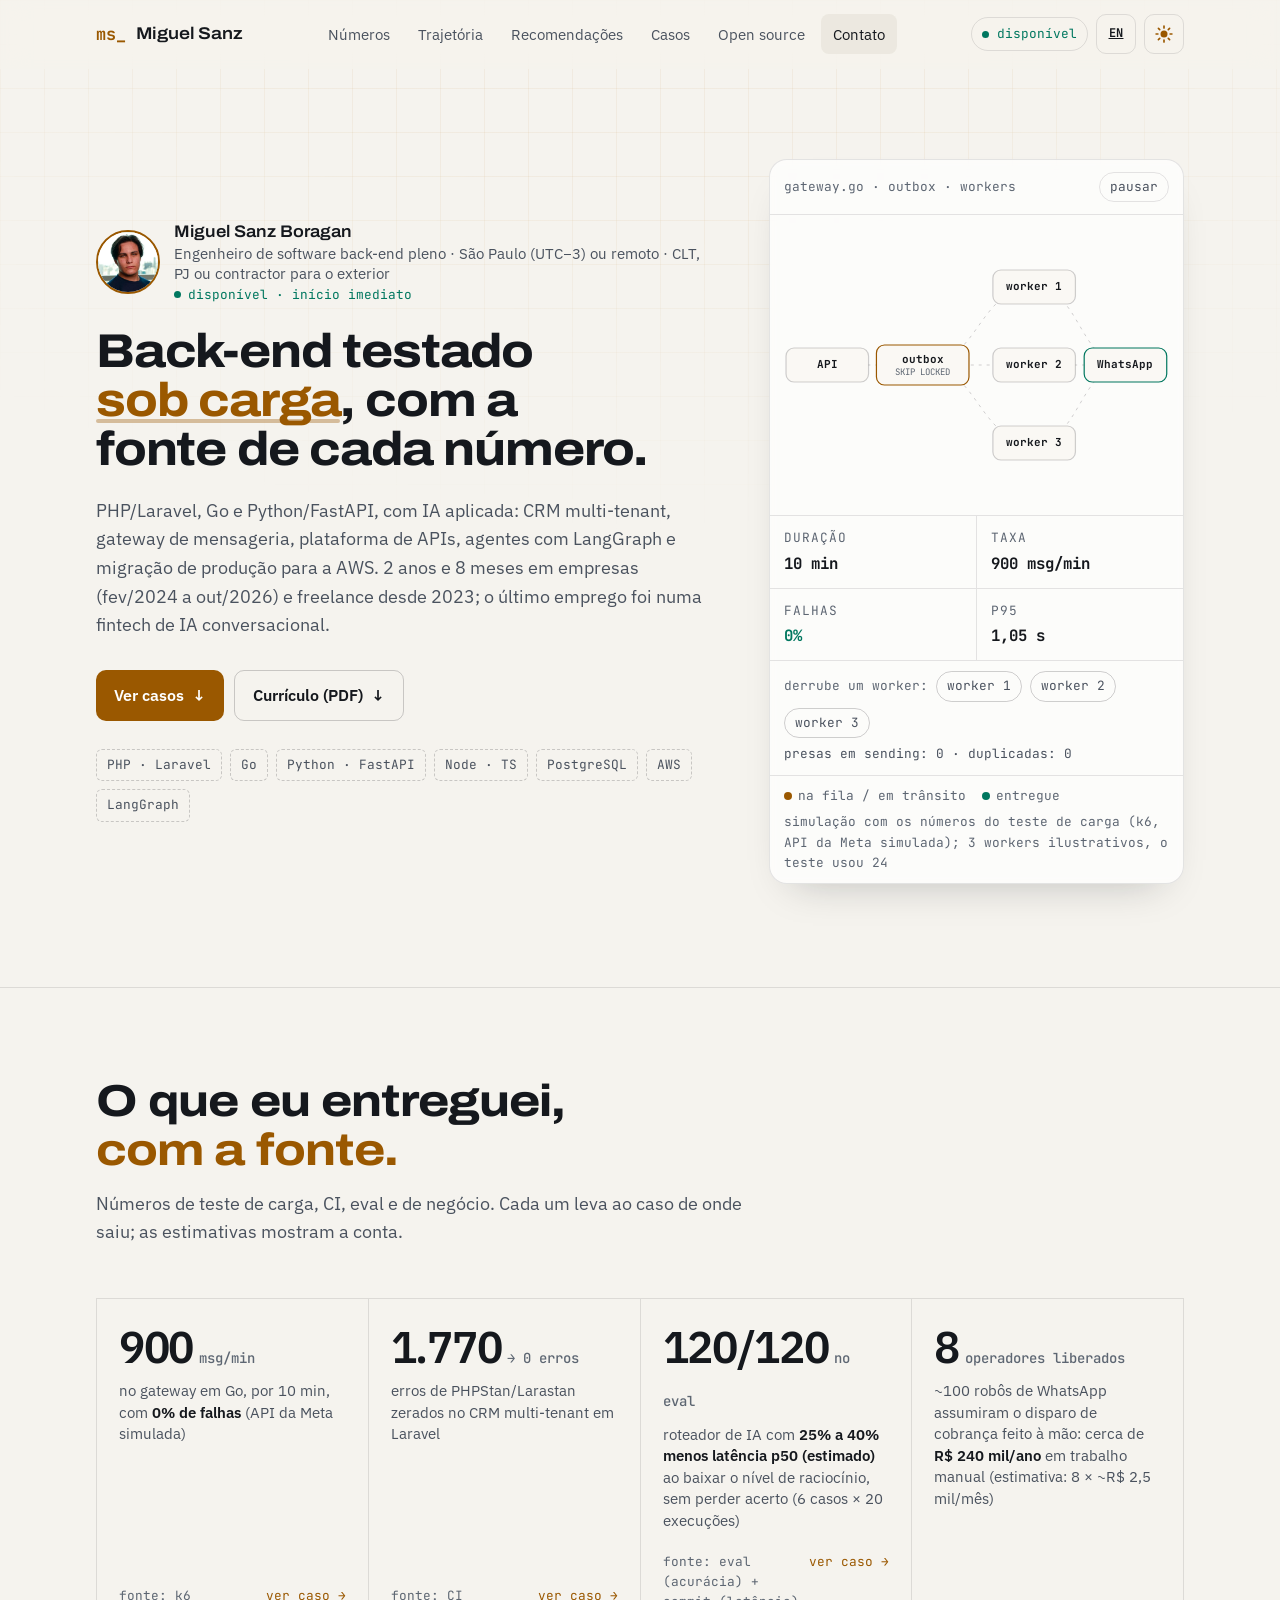
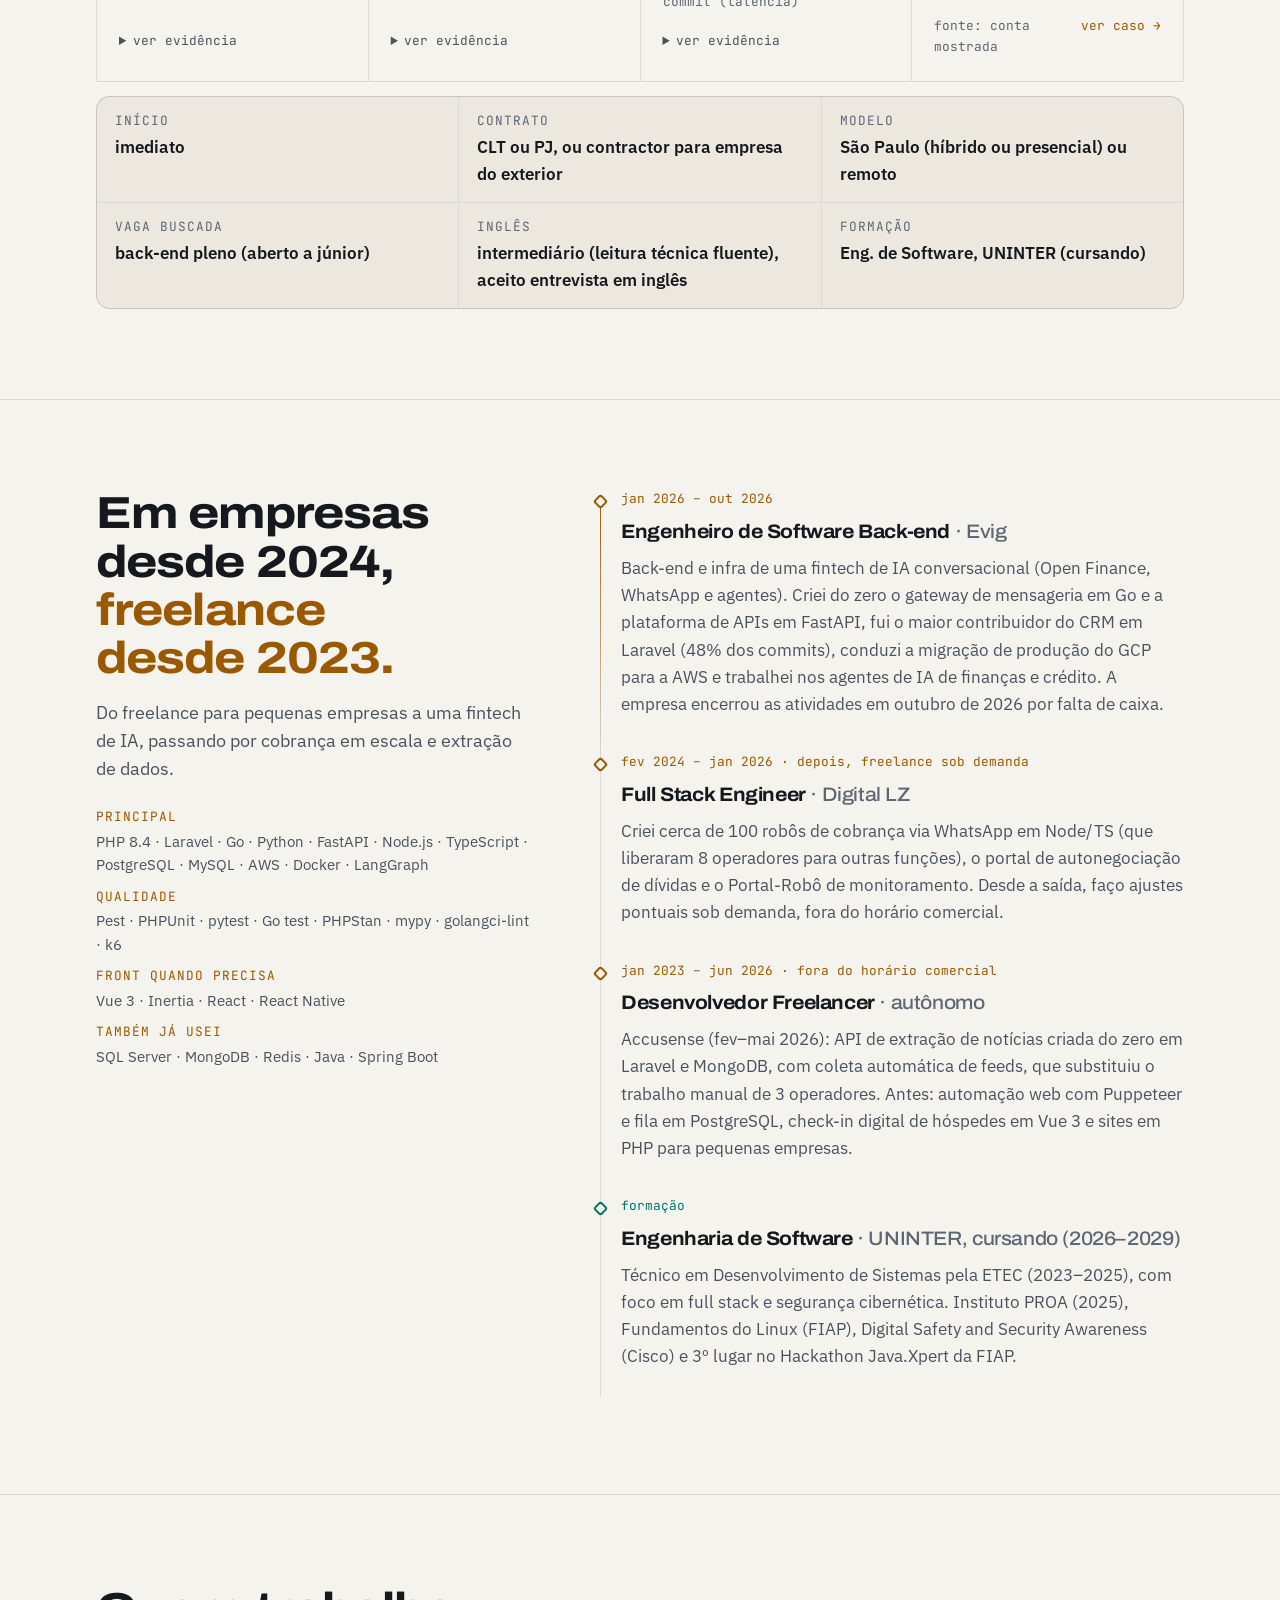
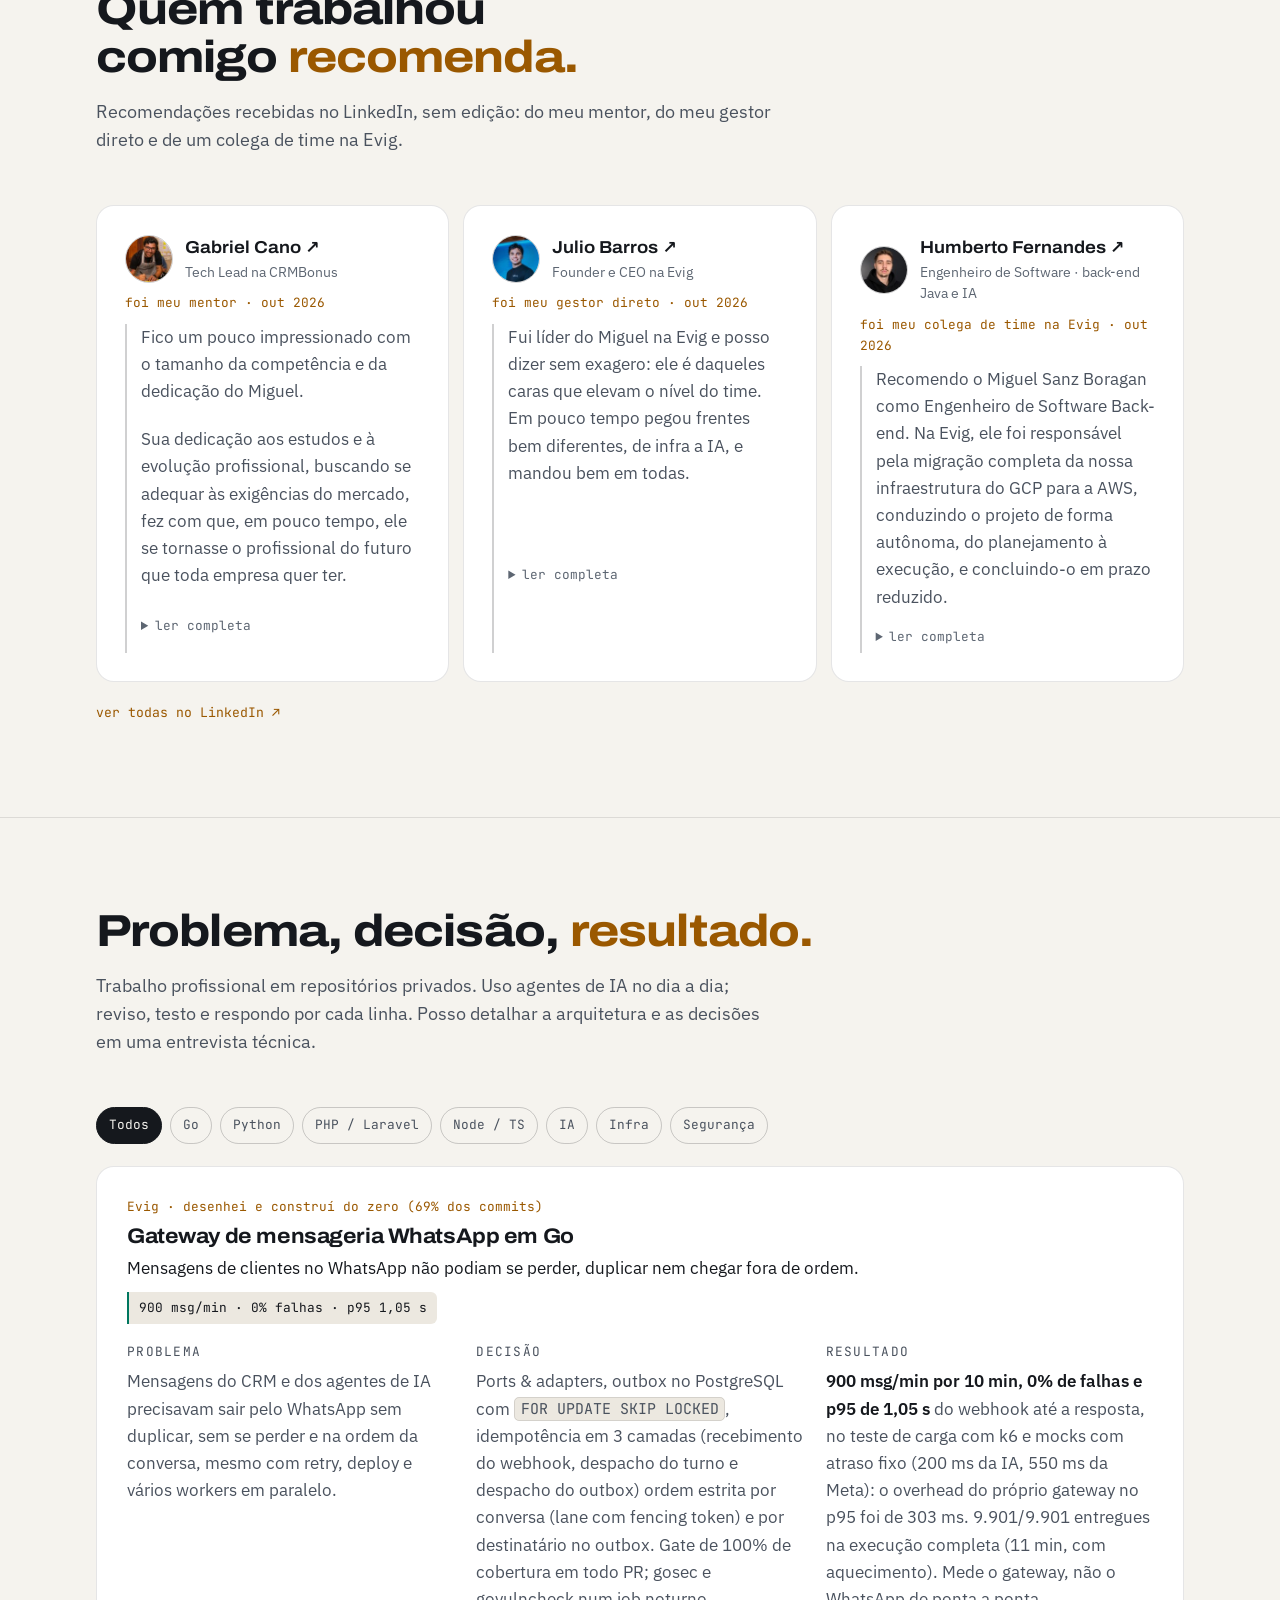
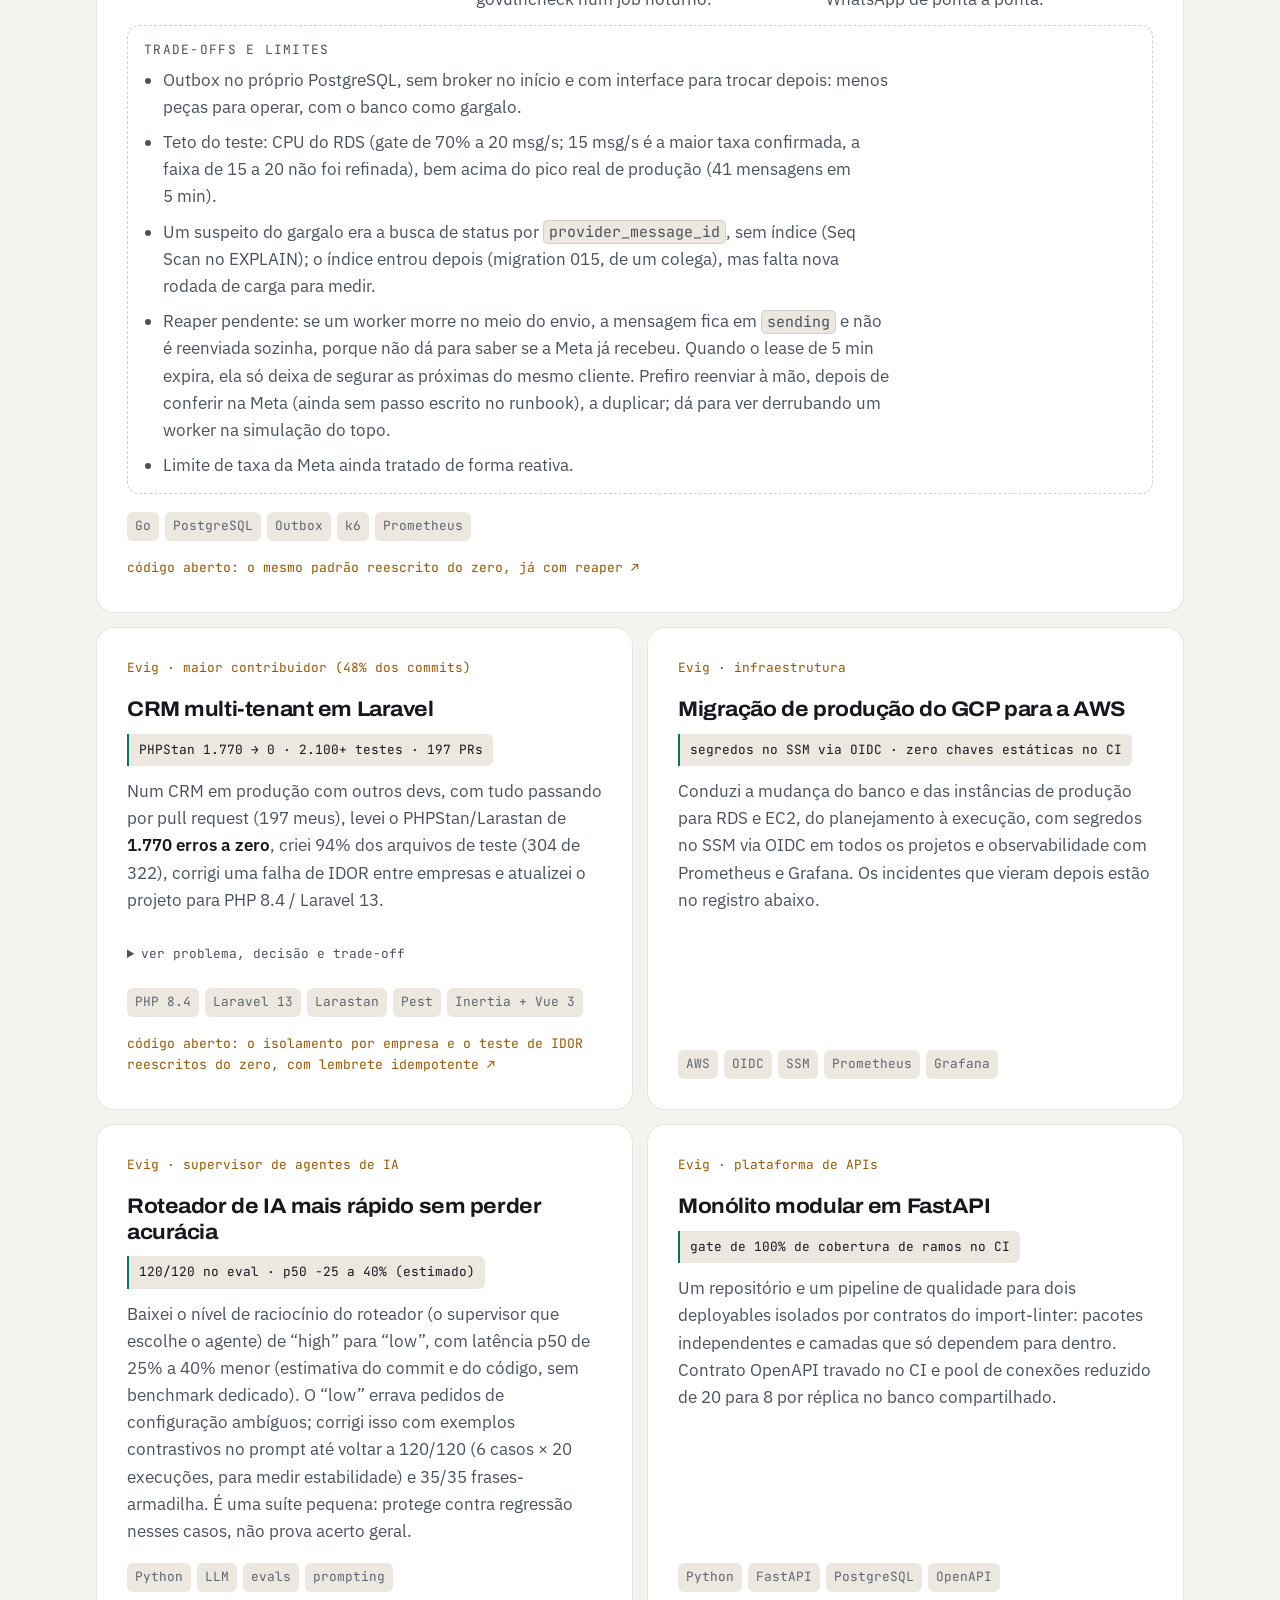
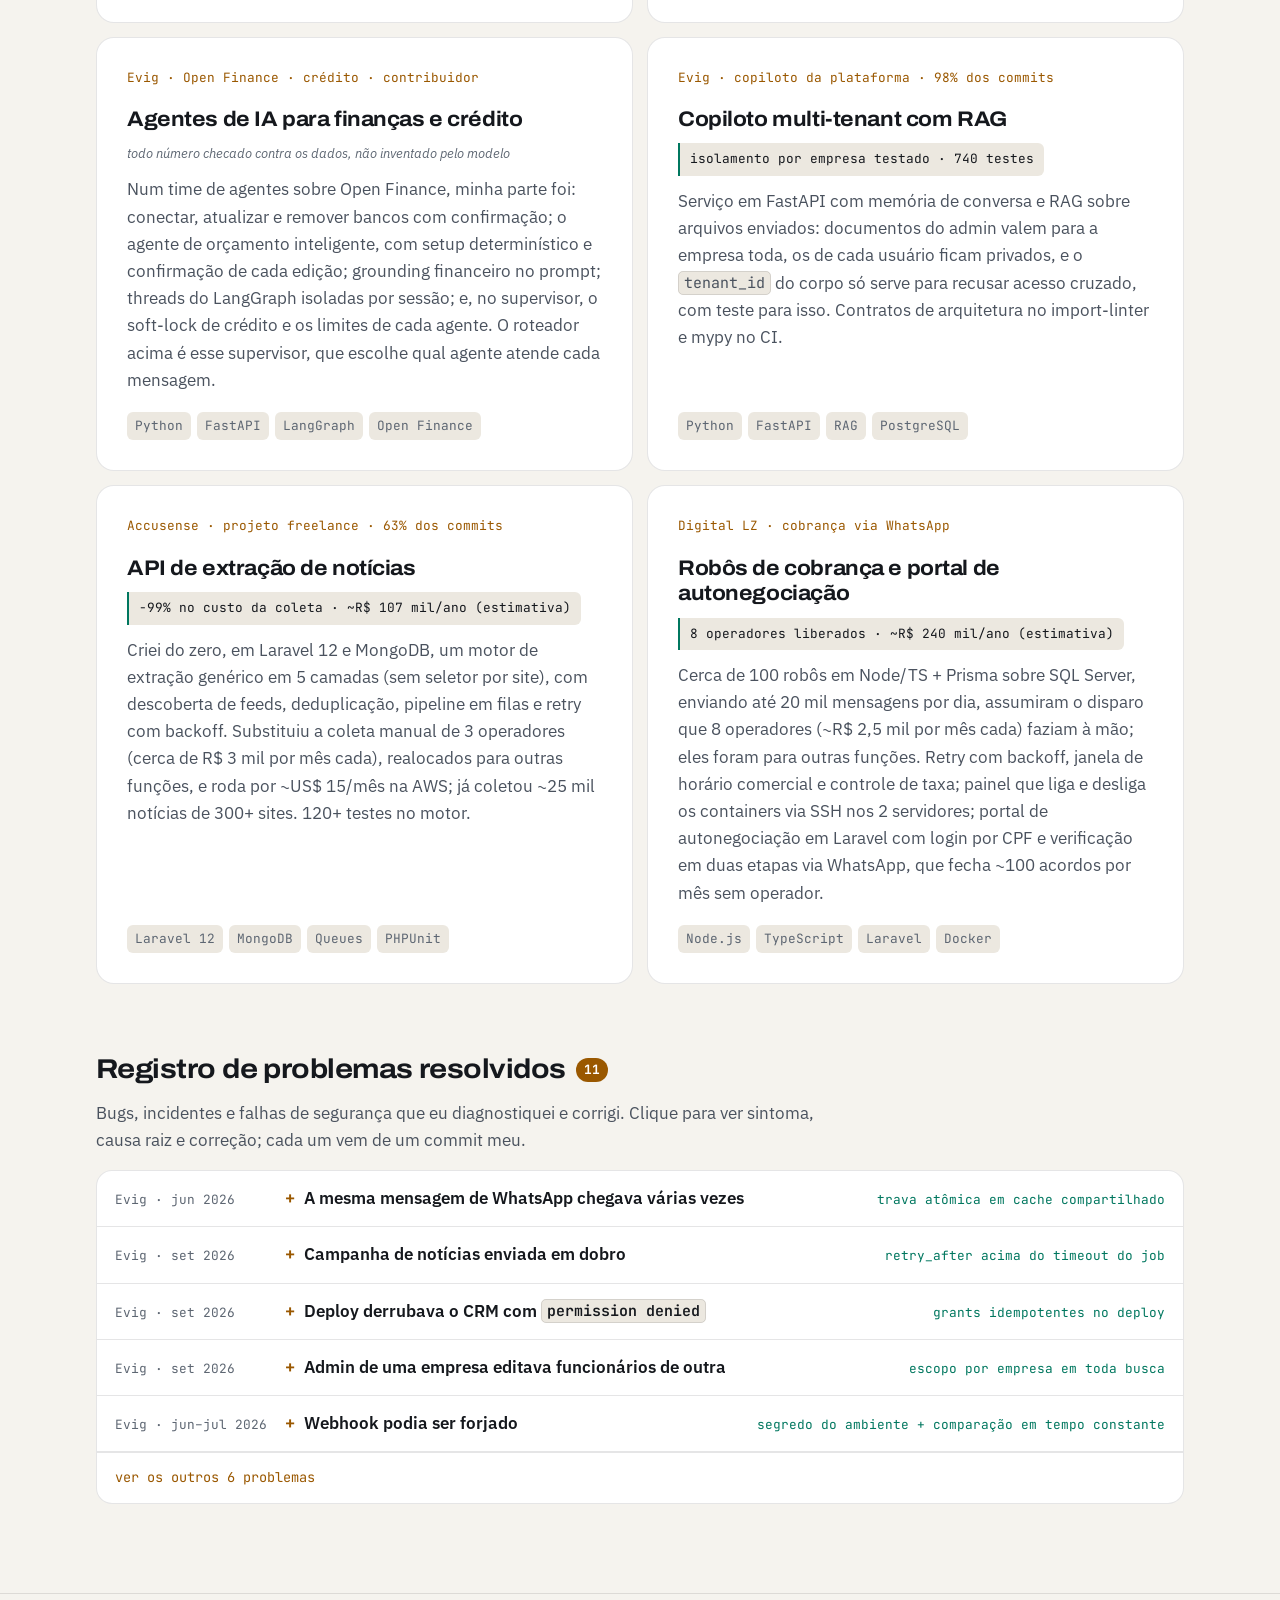
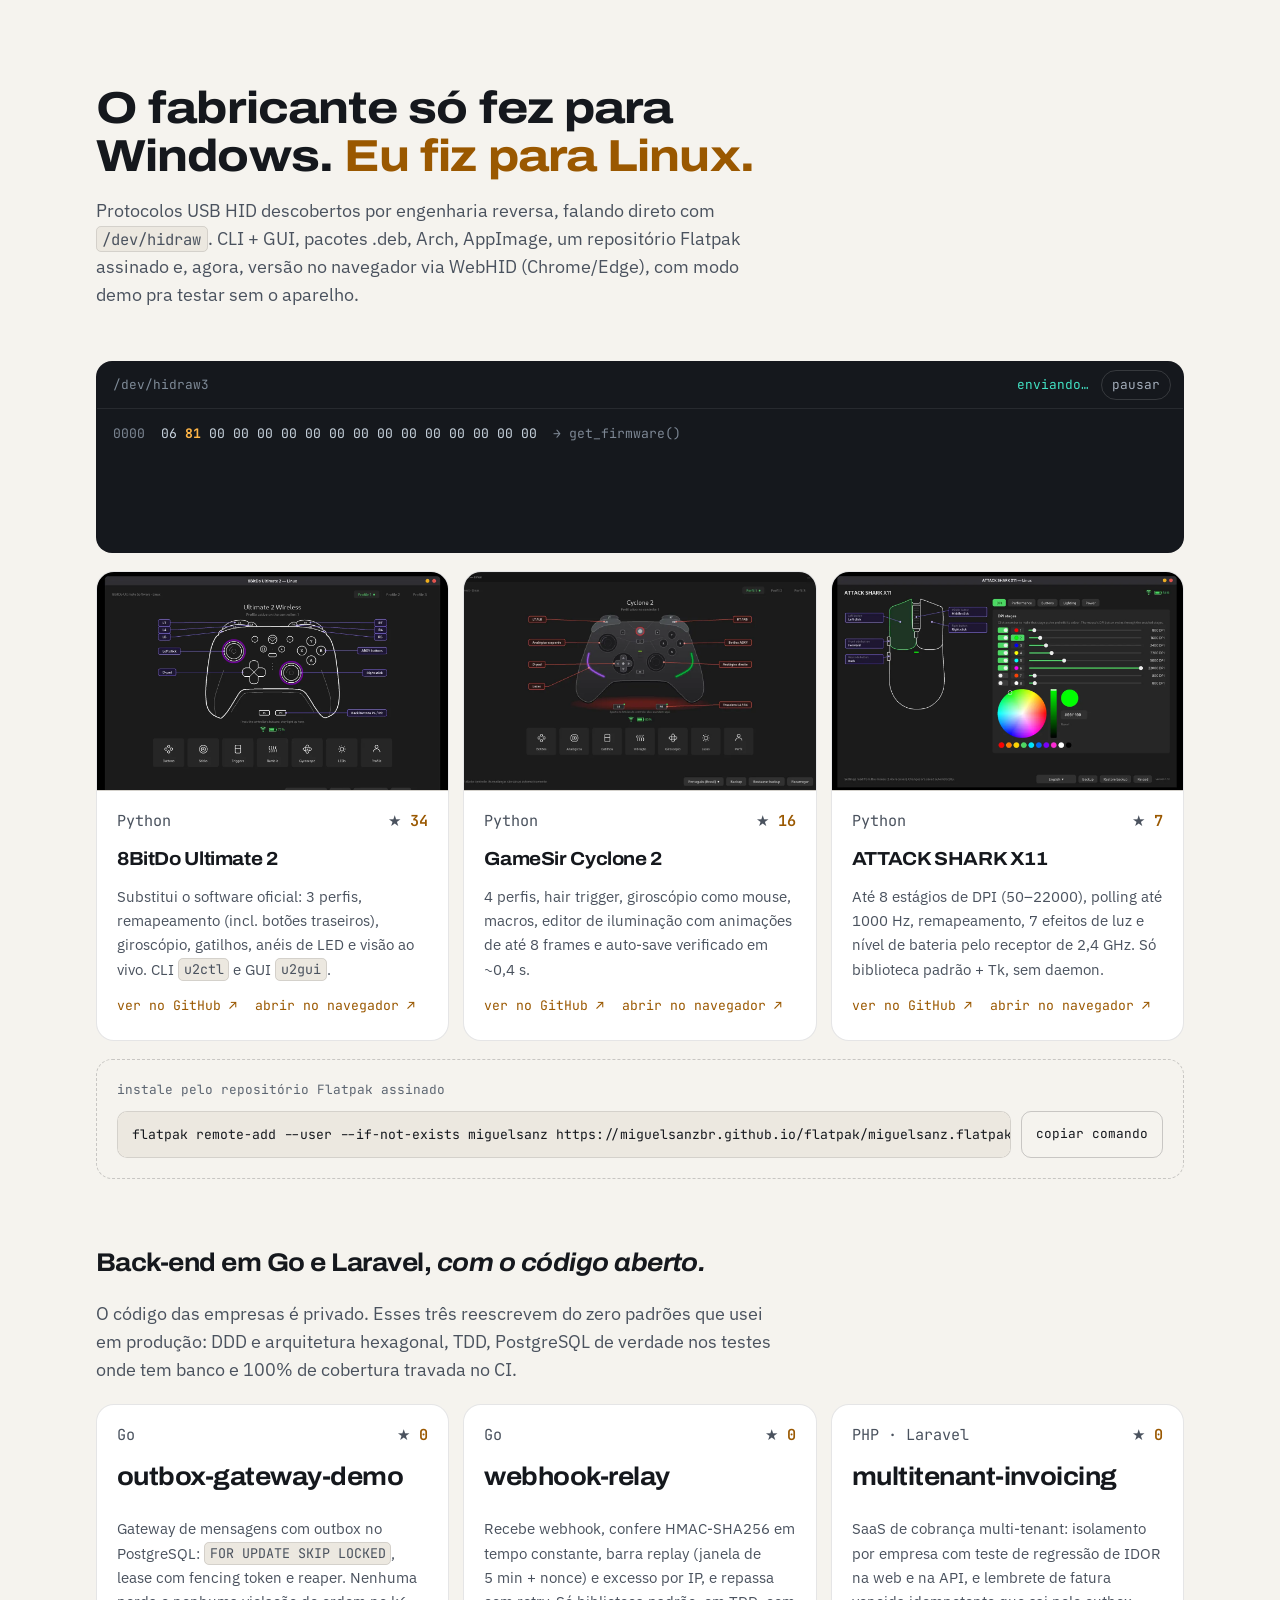
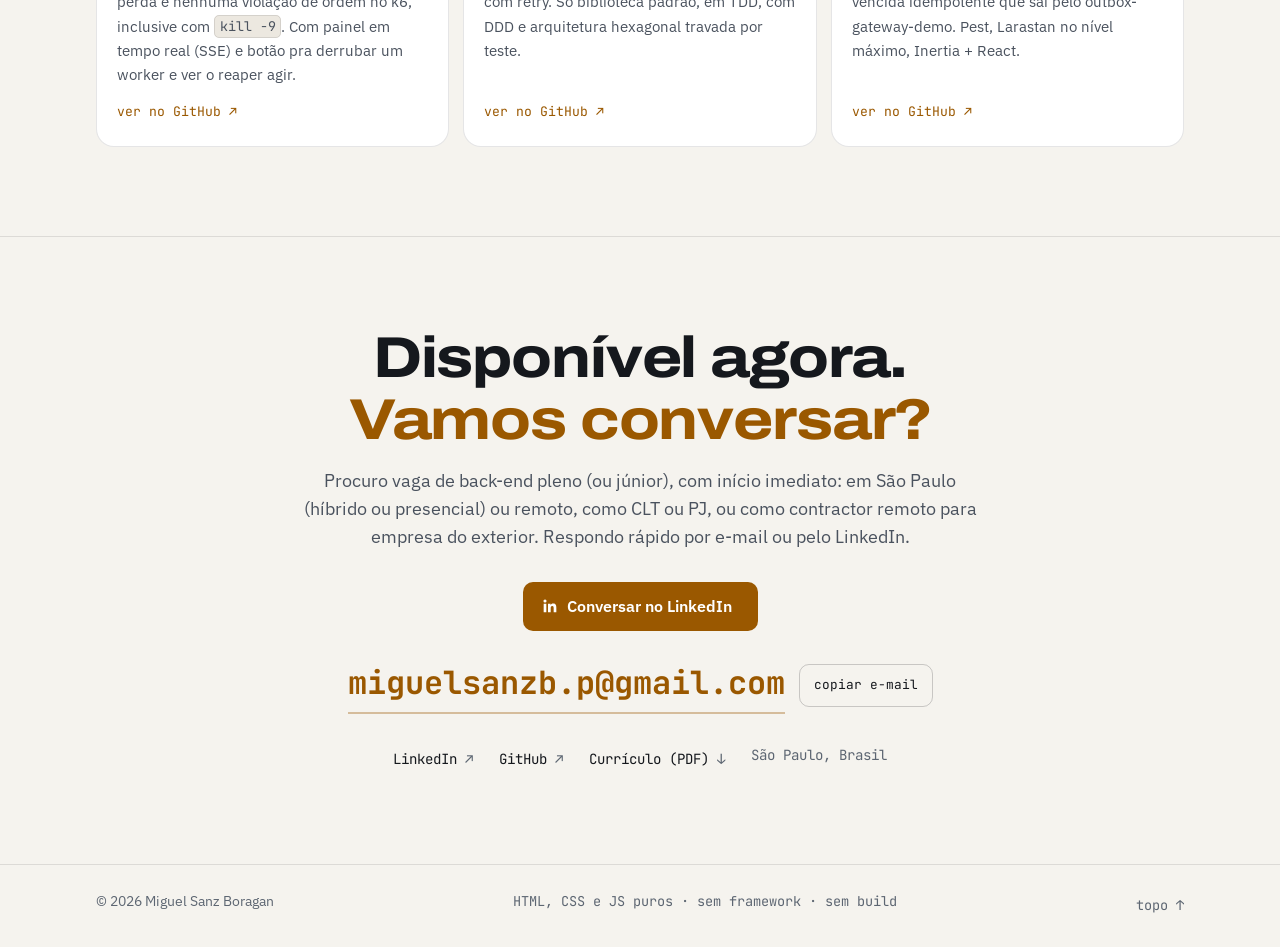
<file: index.html>
<!DOCTYPE html>
<html lang="pt-BR">
<head>
    <meta charset="UTF-8">
    <meta name="viewport" content="width=device-width, initial-scale=1.0">
    <title>Miguel Sanz — Engenheiro de Software Back-end</title>
    <meta name="description" content="Engenheiro de software back-end em São Paulo. PHP/Laravel, Go e Python/FastAPI com IA aplicada: CRM multi-tenant em Laravel (PHPStan 1.770 → 0) e gateway em Go com 900 msg/min e 0% de falhas.">
    <meta name="theme-color" content="#0b0d10" media="(prefers-color-scheme: dark)">
    <meta name="theme-color" content="#f5f3ee" media="(prefers-color-scheme: light)">
    <link rel="canonical" href="https://miguelsanzbr.github.io/">
    <link rel="alternate" hreflang="pt-BR" href="https://miguelsanzbr.github.io/">
    <link rel="alternate" hreflang="en" href="https://miguelsanzbr.github.io/en/">
    <link rel="alternate" hreflang="x-default" href="https://miguelsanzbr.github.io/">
    <meta property="og:type" content="website">
    <meta property="og:url" content="https://miguelsanzbr.github.io/">
    <meta property="og:title" content="Miguel Sanz — Engenheiro de Software Back-end">
    <meta property="og:description" content="PHP/Laravel, Go e Python/FastAPI com IA aplicada. Back-end testado sob carga, com a fonte de cada número.">
    <meta property="og:image" content="https://miguelsanzbr.github.io/assets/og.png?v=20261019e">
    <meta property="og:image:type" content="image/png">
    <meta property="og:image:width" content="1200">
    <meta property="og:image:height" content="630">
    <meta property="og:image:alt" content="Miguel Sanz — Engenheiro de Software Back-end">
    <meta property="og:locale" content="pt_BR">
    <meta property="og:locale:alternate" content="en_US">
    <meta property="og:site_name" content="Miguel Sanz">
    <meta name="twitter:card" content="summary_large_image">
    <link rel="icon" href="favicon.svg" type="image/svg+xml">
    <link rel="icon" href="favicon.ico" sizes="32x32">
    <link rel="apple-touch-icon" href="assets/apple-touch-icon.png">

    <script>
        (function () {
            var root = document.documentElement;
            root.classList.add("js");
            try {
                var t = localStorage.getItem("ms-theme");
                if (t === "light" || t === "dark") root.setAttribute("data-theme", t);
            } catch (e) {}
        })();
    </script>

    <link rel="preconnect" href="https://fonts.googleapis.com">
    <link rel="preconnect" href="https://fonts.gstatic.com" crossorigin>
    <link href="https://fonts.googleapis.com/css2?family=Archivo:wdth,wght@108..115,500..800&family=IBM+Plex+Sans:wght@400;500;600&family=JetBrains+Mono:wght@400;500;700&display=swap" rel="stylesheet">
    <link rel="stylesheet" href="style.css?v=20261019e">
    <script src="main.js?v=20261019e" defer></script>

    <script type="application/ld+json">
    {
        "@context": "https://schema.org",
        "@type": "Person",
        "name": "Miguel Sanz Boragan",
        "jobTitle": "Engenheiro de Software Back-end",
        "url": "https://miguelsanzbr.github.io/",
        "image": "https://miguelsanzbr.github.io/assets/avatar.jpg",
        "address": { "@type": "PostalAddress", "addressLocality": "São Paulo", "addressCountry": "BR" },
        "email": "mailto:miguelsanzb.p@gmail.com",
        "knowsAbout": ["PHP", "Laravel", "Vue", "React", "Go", "Python", "FastAPI", "Node.js", "TypeScript", "PostgreSQL", "MySQL", "AWS", "Docker", "LangGraph"],
        "sameAs": ["https://www.linkedin.com/in/miguel-sanz-boragan/", "https://github.com/MiguelSanzBr"]
    }
    </script>
</head>
<body>
    <a class="skip-link" href="#conteudo">Pular para o conteúdo</a>
    <div class="grid-bg" aria-hidden="true"></div>

    <header class="site-header" data-header>
        <div class="shell header-row">
            <a class="brand" href="#topo">
                <span class="brand-mark" aria-hidden="true">ms<i>_</i></span>
                <span class="brand-name" translate="no">Miguel Sanz</span>
            </a>
            <nav class="nav" aria-label="Navegação principal">
                <a href="#numeros" data-nav>Números</a>
                <a href="#trajetoria" data-nav>Trajetória</a>
                <a href="#recomendacoes" data-nav>Recomendações</a>
                <a href="#casos" data-nav>Casos</a>
                <a href="#open-source" data-nav>Open source</a>
                <a href="#contato" data-nav>Contato</a>
            </nav>
            <div class="header-tools">
                <a class="status" href="#contato" title="Disponível para novas oportunidades, início imediato"><i aria-hidden="true"></i>disponível</a>
                <a class="icon-btn lang-btn" href="en/" hreflang="en" lang="en" aria-label="EN: read in English">EN</a>
                <button type="button" class="icon-btn" id="theme-toggle" aria-label="Alternar tema claro/escuro">
                    <svg class="i-moon" viewBox="0 0 24 24" aria-hidden="true">
                        <path class="moon" d="M20.2 14.6A8.4 8.4 0 0 1 9.4 3.8a8.4 8.4 0 1 0 10.8 10.8z"/>
                        <path class="star" d="M17 3.2l.55 1.45L19 5.2l-1.45.55L17 7.2l-.55-1.45L15 5.2l1.45-.55z"/>
                        <circle class="star star-2" cx="20.6" cy="9.4" r=".9"/>
                    </svg>
                    <svg class="i-sun" viewBox="0 0 24 24" aria-hidden="true">
                        <circle class="core" cx="12" cy="12" r="4.2"/>
                        <path class="rays" d="M12 2.5v2.2M12 19.3v2.2M2.5 12h2.2M19.3 12h2.2M5.3 5.3l1.55 1.55M17.15 17.15l1.55 1.55M5.3 18.7l1.55-1.55M17.15 6.85l1.55-1.55"/>
                    </svg>
                </button>
                <button type="button" class="icon-btn menu-btn" id="menu-toggle" aria-expanded="false" aria-controls="mobile-nav" aria-label="Menu">
                    <span></span><span></span>
                </button>
            </div>
        </div>
        <nav class="mobile-nav" id="mobile-nav" aria-label="Menu">
            <a href="#numeros">Números</a>
            <a href="#trajetoria">Trajetória</a>
            <a href="#recomendacoes">Recomendações</a>
            <a href="#casos">Casos</a>
            <a href="#open-source">Open source</a>
            <a href="#contato">Contato</a>
        </nav>
    </header>

    <main id="conteudo" tabindex="-1">
        <!-- ===================== HERO ===================== -->
        <section class="hero" id="topo" aria-labelledby="hero-title">
            <div class="shell hero-grid">
                <div class="hero-copy">
                    <div class="hero-id" data-in>
                        <img src="assets/avatar.jpg" alt="" width="64" height="64">
                        <p>
                            <strong translate="no">Miguel Sanz Boragan</strong>
                            <span>Engenheiro de software back-end pleno · São Paulo (UTC−3) ou remoto · CLT, PJ ou contractor para o exterior</span>
                            <span class="avail"><i aria-hidden="true"></i>disponível · início imediato</span>
                        </p>
                    </div>
                    <h1 id="hero-title" data-in style="--d:80ms">
                        Back-end testado <span class="hl">sob carga</span>, com a fonte de cada número.
                    </h1>
                    <p class="hero-sub" data-in style="--d:160ms">
                        PHP/Laravel, Go e Python/FastAPI, com IA aplicada: CRM multi-tenant, gateway de mensageria, plataforma de APIs,
                        agentes com LangGraph e migração de produção para a AWS.
                        2 anos e 8 meses em empresas (fev/2024 a out/2026) e freelance desde 2023; o último emprego foi numa fintech de IA conversacional.
                    </p>
                    <div class="hero-cta" data-in style="--d:240ms">
                        <a class="btn btn-solid" href="#casos">Ver casos <span aria-hidden="true">↓</span></a>
                        <a class="btn btn-line" href="assets/curriculo-miguel-sanz-boragan.pdf" download>Currículo (PDF) <span aria-hidden="true">↓</span></a>
                    </div>
                    <ul translate="no" class="hero-tags" data-in style="--d:320ms" aria-label="Stack principal">
                        <li>PHP · Laravel</li><li>Go</li><li>Python · FastAPI</li><li>Node · TS</li><li>PostgreSQL</li><li>AWS</li><li>LangGraph</li>
                    </ul>
                </div>

                <figure class="flow-card" data-in style="--d:200ms" aria-label="Simulação do gateway de mensageria">
                    <div class="card-bar">
                        <span class="mono" translate="no">gateway.go · outbox · workers</span>
                        <button type="button" class="pause" id="flow-pause" aria-label="pausar simulação do gateway">pausar</button>
                    </div>
                    <canvas id="flow" aria-hidden="true"></canvas>
                    <dl class="flow-stats">
                        <div><dt>duração</dt><dd>10&nbsp;min</dd></div>
                        <div><dt>taxa</dt><dd><span id="flow-rate">900</span> msg/min</dd></div>
                        <div><dt>falhas</dt><dd class="ok">0%</dd></div>
                        <div><dt>p95</dt><dd>1,05&nbsp;s</dd></div>
                    </dl>
                    <div class="flow-chaos" id="flow-chaos"></div>
                    <figcaption class="mono"><span class="legend"><i></i>na fila / em trânsito</span><span class="legend ok"><i></i>entregue</span><span>simulação com os números do teste de carga (k6, API da Meta simulada); 3 workers ilustrativos, o teste usou 24</span></figcaption>
                </figure>
            </div>
        </section>

        <!-- ===================== NÚMEROS ===================== -->
        <section class="section section-numbers" id="numeros" aria-labelledby="numeros-title">
            <div class="shell">
                <header class="section-head" data-reveal>
                    <h2 id="numeros-title">O que eu entreguei, <em>com a fonte.</em></h2>
                    <p class="lead">Números de teste de carga, CI, eval e de negócio. Cada um leva ao caso de onde saiu; as estimativas mostram a conta.</p>
                </header>

                <div class="metrics">
                    <article class="metric" data-reveal>
                        <p class="metric-val">900<small>msg/min</small></p>
                        <p class="metric-label">no gateway em Go, por 10&nbsp;min, com <b>0% de falhas</b> (API da Meta simulada)</p>
                        <p class="metric-foot mono"><span>fonte: k6</span><a href="#caso-gateway" aria-label="ver caso: gateway em Go">ver caso →</a></p>
                        <details class="receipt"><summary>ver evidência</summary>
<pre translate="no" tabindex="0" role="region" aria-label="saída do k6">checks_succeeded...: <b>100.00%</b> 49505 out of 49505
checks_failed......: 0.00%   0 out of 49505
e2e_first_ms...................: avg=920.04ms min=827ms    med=877ms   max=5.37s p(90)=968ms    p(95)=1.04s
http_req_failed................: <b>0.00%</b>  0 out of 49505
inbound_message................: <b>9901</b>   14.97598/s</pre>
                            <p>Saída do k6 na execução completa (660&nbsp;s, com aquecimento). Na janela medida de 600&nbsp;s, o p95 foi de 1,053&nbsp;s.</p>
                        </details>
                    </article>
                    <article class="metric" data-reveal data-delay="60">
                        <p class="metric-val">1.770<small>→ 0 erros</small></p>
                        <p class="metric-label">erros de PHPStan/Larastan zerados no CRM multi-tenant em Laravel</p>
                        <p class="metric-foot mono"><span>fonte: CI</span><a href="#caso-crm" aria-label="ver caso: CRM em Laravel">ver caso →</a></p>
                        <details class="receipt"><summary>ver evidência</summary>
<pre translate="no" tabindex="0" role="region" aria-label="baseline do Larastan">$ git show fbbf7bea:phpstan-baseline.neon | grep -c 'message:'
<b>1770</b>
$ grep -c 'message:' phpstan-baseline.neon
<b>0</b></pre>
                            <p>Baseline do Larastan (nível 5): 1.770 entradas de erro no commit em que eu adicionei o Larastan ao projeto. Hoje, nenhuma.</p>
                        </details>
                    </article>
                    <article class="metric" data-reveal data-delay="120">
                        <p class="metric-val">120/120<small>no eval</small></p>
                        <p class="metric-label">roteador de IA com <b>25% a 40% menos latência p50 (estimado)</b> ao baixar o nível de raciocínio, sem perder acerto (6 casos × 20 execuções)</p>
                        <p class="metric-foot mono"><span>fonte: eval (acurácia) + commit (latência)</span><a href="#caso-roteador" aria-label="ver caso: roteador de IA">ver caso →</a></p>
                        <details class="receipt"><summary>ver evidência</summary>
<pre translate="no" tabindex="0" role="region" aria-label="mensagem do commit">corta reasoning tokens + latencia em TODO turno (<b>~-40% p50</b> vs high).
…
Validado N=20 x 6 casos = <b>120/120</b>; suite de 35 frases-armadilha = 35/35.</pre>
                            <p>Trecho da mensagem do commit que mudou o roteador. O comentário no código do mesmo commit estima ~25%: não houve benchmark dedicado, por isso a faixa.</p>
                        </details>
                    </article>
                    <article class="metric" data-reveal data-delay="180">
                        <p class="metric-val">8<small>operadores liberados</small></p>
                        <p class="metric-label">~100 robôs de WhatsApp assumiram o disparo de cobrança feito à mão: cerca de <b>R$&nbsp;240 mil/ano</b> em trabalho manual (estimativa: 8 × ~R$&nbsp;2,5 mil/mês)</p>
                        <p class="metric-foot mono"><span>fonte: conta mostrada</span><a href="#caso-cobranca" aria-label="ver caso: robôs de cobrança">ver caso →</a></p>
                    </article>
                </div>
                <dl class="terms" data-reveal>
                    <div><dt>início</dt><dd>imediato</dd></div>
                    <div><dt>contrato</dt><dd>CLT ou PJ, ou contractor para empresa do exterior</dd></div>
                    <div><dt>modelo</dt><dd>São Paulo (híbrido ou presencial) ou remoto</dd></div>
                    <div><dt>vaga buscada</dt><dd>back-end pleno (aberto a júnior)</dd></div>
                    <div><dt>inglês</dt><dd>intermediário (leitura técnica fluente), aceito entrevista em inglês</dd></div>
                    <div><dt>formação</dt><dd>Eng. de Software, UNINTER (cursando)</dd></div>
                </dl>
            </div>
        </section>

        <!-- ===================== TRAJETÓRIA ===================== -->
        <section class="section" id="trajetoria" aria-labelledby="traj-title">
            <div class="shell traj-grid">
                <header class="section-head" data-reveal>
                    <h2 id="traj-title">Em empresas desde 2024, <em>freelance desde 2023.</em></h2>
                    <p class="lead">Do freelance para pequenas empresas a uma fintech de IA, passando por cobrança em escala e extração de dados.</p>
                    <div class="stack-mini">
                        <p><span class="mono">principal</span>PHP 8.4 · Laravel · Go · Python · FastAPI · Node.js · TypeScript · PostgreSQL · MySQL · AWS · Docker · LangGraph</p>
                        <p><span class="mono">qualidade</span>Pest · PHPUnit · pytest · Go test · PHPStan · mypy · golangci-lint · k6</p>
                        <p><span class="mono">front quando precisa</span>Vue 3 · Inertia · React · React Native</p>
                        <p><span class="mono">também já usei</span>SQL Server · MongoDB · Redis · Java · Spring Boot</p>
                    </div>
                </header>

                <ol class="timeline">
                    <li data-reveal>
                        <p class="when mono">jan 2026 – out 2026</p>
                        <h3>Engenheiro de Software <span class="nowrap">Back-end</span> <span>· Evig</span></h3>
                        <p>Back-end e infra de uma fintech de IA conversacional (Open Finance, WhatsApp e agentes). Criei do zero o gateway de mensageria em Go e a plataforma de APIs em FastAPI, fui o maior contribuidor do CRM em Laravel (48% dos commits), conduzi a migração de produção do GCP para a AWS e trabalhei nos agentes de IA de finanças e crédito. A empresa encerrou as atividades em outubro de 2026 por falta de caixa.</p>
                    </li>
                    <li data-reveal data-delay="60">
                        <p class="when mono">fev 2024 – jan 2026 · depois, freelance sob demanda</p>
                        <h3>Full Stack Engineer <span>· Digital LZ</span></h3>
                        <p>Criei cerca de 100 robôs de cobrança via WhatsApp em Node/TS (que liberaram 8 operadores para outras funções), o portal de autonegociação de dívidas e o Portal-Robô de monitoramento. Desde a saída, faço ajustes pontuais sob demanda, fora do horário comercial.</p>
                    </li>
                    <li data-reveal data-delay="120">
                        <p class="when mono">jan 2023 – jun 2026 · fora do horário comercial</p>
                        <h3>Desenvolvedor Freelancer <span>· autônomo</span></h3>
                        <p>Accusense (fev–mai 2026): API de extração de notícias criada do zero em Laravel e MongoDB, com coleta automática de feeds, que substituiu o trabalho manual de 3 operadores. Antes: automação web com Puppeteer e fila em PostgreSQL, check-in digital de hóspedes em Vue 3 e sites em PHP para pequenas empresas.</p>
                    </li>
                    <li class="edu" data-reveal data-delay="180">
                        <p class="when mono">formação</p>
                        <h3>Engenharia de Software <span>· UNINTER, cursando (2026–2029)</span></h3>
                        <p>Técnico em Desenvolvimento de Sistemas pela ETEC (2023–2025), com foco em full stack e segurança cibernética. Instituto PROA (2025), Fundamentos do Linux (FIAP), Digital Safety and Security Awareness (Cisco) e 3º lugar no Hackathon Java.Xpert da FIAP.</p>
                    </li>
                </ol>
            </div>
        </section>

        <!-- ===================== RECOMENDAÇÕES ===================== -->
        <section class="section" id="recomendacoes" aria-labelledby="recs-title">
            <div class="shell">
                <header class="section-head" data-reveal>
                    <h2 id="recs-title">Quem trabalhou comigo <em>recomenda.</em></h2>
                    <p class="lead">Recomendações recebidas no LinkedIn, sem edição: do meu mentor, do meu gestor direto e de um colega de time na Evig.</p>
                </header>

                <div class="recs">
                    <figure class="rec" data-reveal>
                        <figcaption class="rec-who">
                            <img src="assets/recs/rec-gabriel-cano.jpg" alt="" width="48" height="48" loading="lazy">
                            <span>
                                <a href="https://www.linkedin.com/in/gabrielcano-in/" target="_blank" rel="noopener" translate="no">Gabriel Cano <span aria-hidden="true">↗</span><span class="sr-only"> (abre em nova aba)</span></a>
                                <small>Tech Lead na CRMBonus</small>
                            </span>
                        </figcaption>
                        <p class="rec-rel mono">foi meu mentor · out 2026</p>
                        <blockquote class="rec-text">
                            <p>Fico um pouco impressionado com o tamanho da competência e da dedicação do Miguel.</p>
                            <p>Sua dedicação aos estudos e à evolução profissional, buscando se adequar às exigências do mercado, fez com que, em pouco tempo, ele se tornasse o profissional do futuro que toda empresa quer ter.</p>
                            <details class="rec-more"><summary>ler completa</summary>
                                <p>Ele enxerga o negócio de uma maneira ímpar, sempre buscando viabilizar a criação de produtos e remover bloqueios que impedem o avanço do time de negócios.</p>
                                <p>Tem amplo conhecimento em inteligência artificial, desde o treinamento de modelos até a criação de workflows de trabalho bem otimizados e avançados.</p>
                                <p>Ele ainda tem um futuro brilhante pela frente, mas já o vejo como uma verdadeira “empresa de um homem só”, pois consegue, sozinho, lidar com diversas demandas que vão muito além de sua área de atuação em backend.</p>
                            </details>
                        </blockquote>
                    </figure>

                    <figure class="rec" data-reveal data-delay="60">
                        <figcaption class="rec-who">
                            <img src="assets/recs/rec-julio-barros.jpg" alt="" width="48" height="48" loading="lazy">
                            <span>
                                <a href="https://www.linkedin.com/in/juliobarros8/" target="_blank" rel="noopener" translate="no">Julio Barros <span aria-hidden="true">↗</span><span class="sr-only"> (abre em nova aba)</span></a>
                                <small>Founder e CEO na Evig</small>
                            </span>
                        </figcaption>
                        <p class="rec-rel mono">foi meu gestor direto · out 2026</p>
                        <blockquote class="rec-text">
                            <p>Fui líder do Miguel na Evig e posso dizer sem exagero: ele é daqueles caras que elevam o nível do time. Em pouco tempo pegou frentes bem diferentes, de infra a IA, e mandou bem em todas.</p>
                            <details class="rec-more"><summary>ler completa</summary>
                                <p>Foi ele quem tocou a migração da nossa produção do GCP para a AWS, montou nossa observabilidade do zero e criou o gateway de mensageria em Go que segura as conversas no WhatsApp, sem falhar nem nos testes de carga mais pesados. Também teve um papel enorme na nossa solução de IA: deixou o roteamento dos agentes bem mais rápido, sem perder precisão, e criou o copiloto com RAG da plataforma.</p>
                                <p>Mas o que mais me marcou foi o jeito dele trabalhar. O Miguel é caprichoso de verdade (testa tudo, pensa em segurança, vai atrás da causa raiz de cada problema) e mesmo assim entrega rápido. É autônomo, se sente dono do que constrói e é muito gente boa de trabalhar junto.</p>
                                <p>Recomendo o Miguel de olhos fechados. Qualquer time de back-end, infra ou IA vai ter sorte de ter ele por perto.</p>
                            </details>
                        </blockquote>
                    </figure>

                    <figure class="rec" data-reveal>
                        <figcaption class="rec-who">
                            <img src="assets/recs/rec-humberto-fernandes.jpg" alt="" width="48" height="48" loading="lazy">
                            <span>
                                <a href="https://www.linkedin.com/in/humberto-fernandes-9a4599234/" target="_blank" rel="noopener" translate="no">Humberto Fernandes <span aria-hidden="true">↗</span><span class="sr-only"> (abre em nova aba)</span></a>
                                <small>Engenheiro de Software · back-end Java e IA</small>
                            </span>
                        </figcaption>
                        <p class="rec-rel mono">foi meu colega de time na Evig · out 2026</p>
                        <blockquote class="rec-text">
                            <p>Recomendo o Miguel Sanz Boragan como Engenheiro de Software Back-end. Na Evig, ele foi responsável pela migração completa da nossa infraestrutura do GCP para a AWS, conduzindo o projeto de forma autônoma, do planejamento à execução, e concluindo-o em prazo reduzido.</p>
                            <details class="rec-more"><summary>ler completa</summary>
                                <p>Tecnicamente, destaca-se em arquitetura de software, PostgreSQL, desenvolvimento de APIs e integrações, com atenção constante à qualidade e à confiabilidade dos sistemas. Soma a isso senso de responsabilidade, comunicação clara e disposição para colaborar com o time. É um profissional que recomendo com total confiança.</p>
                            </details>
                        </blockquote>
                    </figure>
                </div>

                <p class="recs-src mono" data-reveal><a class="link" href="https://www.linkedin.com/in/miguel-sanz-boragan/details/recommendations/" target="_blank" rel="noopener">ver todas no LinkedIn <span aria-hidden="true">↗</span><span class="sr-only"> (abre em nova aba)</span></a></p>
            </div>
        </section>

        <!-- ===================== CASOS ===================== -->
        <section class="section" id="casos" aria-labelledby="casos-title">
            <div class="shell">
                <header class="section-head" data-reveal>
                    <h2 id="casos-title">Problema, decisão, <em>resultado.</em></h2>
                    <p class="lead">Trabalho profissional em repositórios privados. Uso agentes de IA no dia a dia; reviso, testo e respondo por cada linha. Posso detalhar a arquitetura e as decisões em uma entrevista técnica.</p>
                </header>

                <div class="filters" role="group" aria-label="Filtrar casos por stack" data-reveal>
                    <button type="button" class="chip is-on" data-filter="all" aria-pressed="true">Todos</button>
                    <button type="button" class="chip" data-filter="go" aria-pressed="false">Go</button>
                    <button type="button" class="chip" data-filter="python" aria-pressed="false">Python</button>
                    <button type="button" class="chip" data-filter="php" aria-pressed="false">PHP / Laravel</button>
                    <button type="button" class="chip" data-filter="node" aria-pressed="false">Node / TS</button>
                    <button type="button" class="chip" data-filter="ia" aria-pressed="false">IA</button>
                    <button type="button" class="chip" data-filter="infra" aria-pressed="false">Infra</button>
                    <button type="button" class="chip" data-filter="seg" aria-pressed="false">Segurança</button>
                </div>

                <div class="cases">
                    <article class="case case-wide" id="caso-gateway" data-tags="go infra" data-reveal>
                        <header>
                            <p class="case-meta mono">Evig · desenhei e construí do zero (69% dos commits)</p>
                            <h3>Gateway de mensageria WhatsApp em Go</h3>
                            <p class="case-lede">Mensagens de clientes no WhatsApp não podiam se perder, duplicar nem chegar fora de ordem.</p>
                            <p class="case-result mono">900&nbsp;msg/min · 0% falhas · p95 1,05&nbsp;s</p>
                        </header>
                        <div class="case-cols">
                            <div>
                                <p class="case-k mono">problema</p>
                                <p>Mensagens do CRM e dos agentes de IA precisavam sair pelo WhatsApp sem duplicar, sem se perder e na ordem da conversa, mesmo com retry, deploy e vários workers em paralelo.</p>
                            </div>
                            <div>
                                <p class="case-k mono">decisão</p>
                                <p>Ports &amp; adapters, outbox no PostgreSQL com <code translate="no">FOR UPDATE SKIP LOCKED</code>, idempotência em 3 camadas (recebimento do webhook, despacho do turno e despacho do outbox) ordem estrita por conversa (lane com fencing token) e por destinatário no outbox. Gate de 100% de cobertura em todo PR; gosec e govulncheck num job noturno.</p>
                            </div>
                            <div>
                                <p class="case-k mono">resultado</p>
                                <p><b>900&nbsp;msg/min por 10&nbsp;min, 0% de falhas e p95 de 1,05&nbsp;s</b> do webhook até a resposta, no teste de carga com k6 e mocks com atraso fixo (200&nbsp;ms da IA, 550&nbsp;ms da Meta): o overhead do próprio gateway no p95 foi de 303&nbsp;ms. 9.901/9.901 entregues na execução completa (11&nbsp;min, com aquecimento). Mede o gateway, não o WhatsApp de ponta a ponta.</p>
                            </div>
                        </div>
                        <div class="case-trade">
                            <p class="case-k mono">trade-offs e limites</p>
                            <ul class="trade-list">
                                <li>Outbox no próprio PostgreSQL, sem broker no início e com interface para trocar depois: menos peças para operar, com o banco como gargalo.</li>
                                <li>Teto do teste: CPU do RDS (gate de 70% a 20&nbsp;msg/s; 15&nbsp;msg/s é a maior taxa confirmada, a faixa de 15 a 20 não foi refinada), bem acima do pico real de produção (41 mensagens em 5&nbsp;min).</li>
                                <li>Um suspeito do gargalo era a busca de status por <code translate="no">provider_message_id</code>, sem índice (Seq Scan no EXPLAIN); o índice entrou depois (migration 015, de um colega), mas falta nova rodada de carga para medir.</li>
                                <li>Reaper pendente: se um worker morre no meio do envio, a mensagem fica em <code translate="no">sending</code> e não é reenviada sozinha, porque não dá para saber se a Meta já recebeu. Quando o lease de 5&nbsp;min expira, ela só deixa de segurar as próximas do mesmo cliente. Prefiro reenviar à mão, depois de conferir na Meta (ainda sem passo escrito no runbook), a duplicar; dá para ver derrubando um worker na simulação do topo.</li>
                                <li>Limite de taxa da Meta ainda tratado de forma reativa.</li>
                            </ul>
                        </div>
                        <ul class="case-stack mono" translate="no"><li>Go</li><li>PostgreSQL</li><li>Outbox</li><li>k6</li><li>Prometheus</li></ul>
                        <p><a class="link" href="https://github.com/MiguelSanzBr/outbox-gateway-demo" target="_blank" rel="noopener">código aberto: o mesmo padrão reescrito do zero, já com reaper <span aria-hidden="true">↗</span><span class="sr-only"> (abre em nova aba)</span></a></p>
                    </article>

                    <article class="case" id="caso-crm" data-tags="php seg" data-reveal>
                        <p class="case-meta mono">Evig · maior contribuidor (48% dos commits)</p>
                        <h3>CRM multi-tenant em Laravel</h3>
                        <p class="case-result mono">PHPStan 1.770 → 0 · 2.100+ testes · 197 PRs</p>
                        <p>Num CRM em produção com outros devs, com tudo passando por pull request (197 meus), levei o PHPStan/Larastan de <b>1.770 erros a zero</b>, criei 94% dos arquivos de teste (304 de 322), corrigi uma falha de IDOR entre empresas e atualizei o projeto para PHP 8.4 / Laravel 13.</p>
                        <details class="receipt"><summary>ver problema, decisão e trade-off</summary>
                            <p><b>Problema:</b> CRM multi-tenant em produção, com outros devs mexendo ao mesmo tempo e sem análise estática. Quando adicionei o Larastan (nível 5), apareceram 1.770 erros; e uma rota deixava o admin de uma empresa editar funcionários de outra.</p>
                            <p><b>Decisão:</b> entrar com baseline para não travar o time e zerar aos poucos, em PRs pequenos com teste junto; toda busca de funcionário passou a ser escopada pela empresa de quem chama, com 404 para ID de fora e teste de regressão por rota.</p>
                            <p><b>Trade-off:</b> o baseline significa conviver um tempo com erro conhecido, em troca de não parar as entregas.</p>
                        </details>
                        <ul class="case-stack mono" translate="no"><li>PHP 8.4</li><li>Laravel 13</li><li>Larastan</li><li>Pest</li><li>Inertia + Vue 3</li></ul>
                        <p><a class="link" href="https://github.com/MiguelSanzBr/multitenant-invoicing" target="_blank" rel="noopener">código aberto: o isolamento por empresa e o teste de IDOR reescritos do zero, com lembrete idempotente <span aria-hidden="true">↗</span><span class="sr-only"> (abre em nova aba)</span></a></p>
                    </article>

                    <article class="case" id="caso-migracao" data-tags="infra seg" data-reveal>
                        <p class="case-meta mono">Evig · infraestrutura</p>
                        <h3>Migração de produção do GCP para a AWS</h3>
                        <p class="case-result mono">segredos no SSM via OIDC · zero chaves estáticas no CI</p>
                        <p>Conduzi a mudança do banco e das instâncias de produção para RDS e EC2, do planejamento à execução, com segredos no SSM via OIDC em todos os projetos e observabilidade com Prometheus e Grafana. Os incidentes que vieram depois estão no registro abaixo.</p>
                        <ul class="case-stack mono" translate="no"><li>AWS</li><li>OIDC</li><li>SSM</li><li>Prometheus</li><li>Grafana</li></ul>
                    </article>

                    <article class="case" id="caso-roteador" data-tags="ia python" data-reveal data-delay="60">
                        <p class="case-meta mono">Evig · supervisor de agentes de IA</p>
                        <h3>Roteador de IA mais rápido sem perder acurácia</h3>
                        <p class="case-result mono">120/120 no eval · p50 −25 a 40% (estimado)</p>
                        <p>Baixei o nível de raciocínio do roteador (o supervisor que escolhe o agente) de “high” para “low”, com latência p50 de 25% a 40% menor (estimativa do commit e do código, sem benchmark dedicado). O “low” errava pedidos de configuração ambíguos; corrigi isso com exemplos contrastivos no prompt até voltar a 120/120 (6 casos × 20 execuções, para medir estabilidade) e 35/35 frases-armadilha. É uma suíte pequena: protege contra regressão nesses casos, não prova acerto geral.</p>
                        <ul class="case-stack mono" translate="no"><li>Python</li><li>LLM</li><li>evals</li><li>prompting</li></ul>
                    </article>

                    <article class="case" data-tags="python" data-reveal>
                        <p class="case-meta mono">Evig · plataforma de APIs</p>
                        <h3>Monólito modular em FastAPI</h3>
                        <p class="case-result mono">gate de 100% de cobertura de ramos no CI</p>
                        <p>Um repositório e um pipeline de qualidade para dois deployables isolados por contratos do import-linter: pacotes independentes e camadas que só dependem para dentro. Contrato OpenAPI travado no CI e pool de conexões reduzido de 20 para 8 por réplica no banco compartilhado.</p>
                        <ul class="case-stack mono" translate="no"><li>Python</li><li>FastAPI</li><li>PostgreSQL</li><li>OpenAPI</li></ul>
                    </article>

                    <article class="case" data-tags="ia python" data-reveal data-delay="60">
                        <p class="case-meta mono">Evig · Open Finance · crédito · contribuidor</p>
                        <h3>Agentes de IA para finanças e crédito</h3>
                        <p class="case-claim">todo número checado contra os dados, não inventado pelo modelo</p>
                        <p>Num time de agentes sobre Open Finance, minha parte foi: conectar, atualizar e remover bancos com confirmação; o agente de orçamento inteligente, com setup determinístico e confirmação de cada edição; grounding financeiro no prompt; threads do LangGraph isoladas por sessão; e, no supervisor, o soft-lock de crédito e os limites de cada agente. O roteador acima é esse supervisor, que escolhe qual agente atende cada mensagem.</p>
                        <ul class="case-stack mono" translate="no"><li>Python</li><li>FastAPI</li><li>LangGraph</li><li>Open Finance</li></ul>
                    </article>

                    <article class="case" data-tags="ia python seg" data-reveal>
                        <p class="case-meta mono">Evig · copiloto da plataforma · 98% dos commits</p>
                        <h3>Copiloto multi-tenant com RAG</h3>
                        <p class="case-result mono">isolamento por empresa testado · 740 testes</p>
                        <p>Serviço em FastAPI com memória de conversa e RAG sobre arquivos enviados: documentos do admin valem para a empresa toda, os de cada usuário ficam privados, e o <code translate="no">tenant_id</code> do corpo só serve para recusar acesso cruzado, com teste para isso. Contratos de arquitetura no import-linter e mypy no CI.</p>
                        <ul class="case-stack mono" translate="no"><li>Python</li><li>FastAPI</li><li>RAG</li><li>PostgreSQL</li></ul>
                    </article>

                    <article class="case" data-tags="php" data-reveal data-delay="60">
                        <p class="case-meta mono">Accusense · projeto freelance · 63% dos commits</p>
                        <h3>API de extração de notícias</h3>
                        <p class="case-result mono">−99% no custo da coleta · ~R$&nbsp;107 mil/ano (estimativa)</p>
                        <p>Criei do zero, em Laravel 12 e MongoDB, um motor de extração genérico em 5 camadas (sem seletor por site), com descoberta de feeds, deduplicação, pipeline em filas e retry com backoff. Substituiu a coleta manual de 3 operadores (cerca de R$&nbsp;3 mil por mês cada), realocados para outras funções, e roda por ~US$&nbsp;15/mês na AWS; já coletou ~25 mil notícias de 300+ sites. 120+ testes no motor.</p>
                        <ul class="case-stack mono" translate="no"><li>Laravel 12</li><li>MongoDB</li><li>Queues</li><li>PHPUnit</li></ul>
                    </article>

                    <article class="case" id="caso-cobranca" data-tags="node php" data-reveal>
                        <p class="case-meta mono">Digital LZ · cobrança via WhatsApp</p>
                        <h3>Robôs de cobrança e portal de autonegociação</h3>
                        <p class="case-result mono">8 operadores liberados · ~R$&nbsp;240 mil/ano (estimativa)</p>
                        <p>Cerca de 100 robôs em Node/TS + Prisma sobre SQL Server, enviando até 20 mil mensagens por dia, assumiram o disparo que 8 operadores (~R$&nbsp;2,5 mil por mês cada) faziam à mão; eles foram para outras funções. Retry com backoff, janela de horário comercial e controle de taxa; painel que liga e desliga os containers via SSH nos 2 servidores; portal de autonegociação em Laravel com login por CPF e verificação em duas etapas via WhatsApp, que fecha ~100 acordos por mês sem operador.</p>
                        <ul class="case-stack mono" translate="no"><li>Node.js</li><li>TypeScript</li><li>Laravel</li><li>Docker</li></ul>
                    </article>
                </div>

                <div class="incidents" id="problemas">
                    <header class="inc-head" data-reveal>
                        <h3>Registro de problemas resolvidos <span class="mono">11</span></h3>
                        <p>Bugs, incidentes e falhas de segurança que eu diagnostiquei e corrigi. Clique para ver sintoma, causa raiz e correção; cada um vem de um commit meu.</p>
                    </header>
                    <div class="inc-list">
                    <details class="inc" data-tags="php infra">
                        <summary><span class="inc-meta mono">Evig · jun 2026</span> <span class="inc-title">A mesma mensagem de WhatsApp chegava várias vezes</span> <span class="inc-fix mono">trava atômica em cache compartilhado</span></summary>
                        <dl class="inc-body">
                            <div><dt class="mono">sintoma</dt><dd>Usuários recebiam a mesma mensagem mais de uma vez em produção, mas o banco não mostrava nenhuma execução duplicada.</dd></div>
                            <div><dt class="mono">causa raiz</dt><dd>A trava anti-duplicação usava cache em arquivo, e o Cloud Run sobe de 1 a 100 instâncias com disco próprio: cada uma via só a sua trava.</dd></div>
                            <div><dt class="mono">correção</dt><dd>Trava atômica (<code>Cache::add</code>) em cache compartilhado no PostgreSQL, segunda trava por conteúdo (sha256, 24&nbsp;h), sem reenvio em caso de timeout e remoção de um caminho legado que também enviava.</dd></div>
                        </dl>
                        <ul class="case-stack mono" translate="no"><li>Laravel</li><li>Cloud Run</li><li>PostgreSQL</li><li>WhatsApp</li></ul>
                    </details>
                    <details class="inc" data-tags="php">
                        <summary><span class="inc-meta mono">Evig · set 2026</span> <span class="inc-title">Campanha de notícias enviada em dobro</span> <span class="inc-fix mono">retry_after acima do timeout do job</span></summary>
                        <dl class="inc-body">
                            <div><dt class="mono">sintoma</dt><dd>A mesma campanha chegava duas vezes para o mesmo usuário.</dd></div>
                            <div><dt class="mono">causa raiz</dt><dd>O <code>retry_after</code> da fila (90&nbsp;s) era menor que o tempo do job: outro worker pegava o job enquanto o primeiro ainda enviava.</dd></div>
                            <div><dt class="mono">correção</dt><dd><code>retry_after</code> de 900&nbsp;s acima do timeout do worker, trava por usuário e campanha, batch nomeado pela campanha, backoff 30/120/300&nbsp;s e métrica de envios duplicados ignorados.</dd></div>
                        </dl>
                        <ul class="case-stack mono" translate="no"><li>Laravel Queues</li><li>Supervisor</li></ul>
                    </details>
                    <details class="inc" data-tags="php infra">
                        <summary><span class="inc-meta mono">Evig · set 2026</span> <span class="inc-title">Deploy derrubava o CRM com <code>permission denied</code></span> <span class="inc-fix mono">grants idempotentes no deploy</span></summary>
                        <dl class="inc-body">
                            <div><dt class="mono">sintoma</dt><dd>Depois de um deploy, o CRM respondia 500 com <code>SQLSTATE[42501]</code>.</dd></div>
                            <div><dt class="mono">causa raiz</dt><dd>As migrations rodavam com outra role, dona das tabelas novas, e <code>ALTER DEFAULT PRIVILEGES</code> sem <code>FOR ROLE</code> só cobre objetos da role que rodou o comando.</dd></div>
                            <div><dt class="mono">correção</dt><dd>Comando idempotente que concede só DML logo após o <code>migrate</code>, default privileges da role de migration e deploy que falha cedo se a config estiver errada. Documentado em runbook.</dd></div>
                        </dl>
                        <ul class="case-stack mono" translate="no"><li>PostgreSQL</li><li>Laravel</li><li>deploy</li></ul>
                    </details>
                    <details class="inc" data-tags="php seg">
                        <summary><span class="inc-meta mono">Evig · set 2026</span> <span class="inc-title">Admin de uma empresa editava funcionários de outra</span> <span class="inc-fix mono">escopo por empresa em toda busca</span></summary>
                        <dl class="inc-body">
                            <div><dt class="mono">sintoma</dt><dd>Qualquer admin que soubesse o ID podia alterar o e-mail, o CPF e o telefone de funcionários de outra empresa, ou excluí-los.</dd></div>
                            <div><dt class="mono">causa raiz</dt><dd>As rotas de update e destroy buscavam o funcionário por ID sem checar a empresa (IDOR).</dd></div>
                            <div><dt class="mono">correção</dt><dd>Busca sempre escopada pela empresa de quem chama, 404 para ID de fora, revisão dos endpoints em lote e testes de regressão para cada caminho.</dd></div>
                        </dl>
                        <ul class="case-stack mono" translate="no"><li>Laravel</li><li>multi-tenant</li><li>PHPUnit</li></ul>
                    </details>
                    <details class="inc" data-tags="go seg">
                        <summary><span class="inc-meta mono">Evig · jun–jul 2026</span> <span class="inc-title">Webhook podia ser forjado</span> <span class="inc-fix mono">segredo do ambiente + comparação em tempo constante</span></summary>
                        <dl class="inc-body">
                            <div><dt class="mono">sintoma</dt><dd>A assinatura do webhook usava um segredo fixo no código, e o endpoint interno só checava se havia header de autorização.</dd></div>
                            <div><dt class="mono">causa raiz</dt><dd>Valores de placeholder no código, sem validação de configuração no boot.</dd></div>
                            <div><dt class="mono">correção</dt><dd>Segredo vindo do ambiente (vazio = rejeita), chave interna comparada com <code>crypto/subtle</code>, corpo limitado a 1&nbsp;MiB, boot falha sem segredos. Depois: tokens assinados com nonce de uso único, eventos com mais de 5&nbsp;min descartados e rate limit nas rotas públicas.</dd></div>
                        </dl>
                        <ul class="case-stack mono" translate="no"><li>Go</li><li>HMAC</li><li>rate limit</li></ul>
                    </details>
                    <details class="inc-more" id="inc-more"><summary class="mono">ver os outros 6 problemas</summary>
                    <details class="inc" data-tags="go seg">
                        <summary><span class="inc-meta mono">Evig · set 2026</span> <span class="inc-title">Login por CPF podia cruzar empresas</span> <span class="inc-fix mono">lookup escopado pelo tenant</span></summary>
                        <dl class="inc-body">
                            <div><dt class="mono">sintoma</dt><dd>Uma identidade encontrada em outra empresa podia abrir sessão ou consumir convite.</dd></div>
                            <div><dt class="mono">causa raiz</dt><dd>A busca de identidade a cada turno não respeitava o tenant do diretório.</dd></div>
                            <div><dt class="mono">correção</dt><dd>Toda busca respeita o tenant; divergência vira “não encontrado” e alimenta uma métrica, convite ambíguo recebe 409, tudo atrás de feature flag.</dd></div>
                        </dl>
                        <ul class="case-stack mono" translate="no"><li>Go</li><li>multi-tenant</li><li>Prometheus</li></ul>
                    </details>
                    <details class="inc" data-tags="go infra">
                        <summary><span class="inc-meta mono">Evig · jul 2026</span> <span class="inc-title">Worker de produção consumia a fila do Dev</span> <span class="inc-fix mono">papel do worker fixado por ambiente</span></summary>
                        <dl class="inc-body">
                            <div><dt class="mono">sintoma</dt><dd>Comandos ficavam sem resposta e eventos do Dev eram processados com credenciais de produção.</dd></div>
                            <div><dt class="mono">causa raiz</dt><dd>Duas máquinas compartilhavam a mesma URL de banco, então o worker de produção pegava eventos do Dev.</dd></div>
                            <div><dt class="mono">correção</dt><dd>Papel do worker fixado por ambiente, runbook de verificação que não imprime segredos e validação de configuração que não derruba workers que só fazem back-end.</dd></div>
                        </dl>
                        <ul class="case-stack mono" translate="no"><li>Go</li><li>AWS</li><li>runbook</li></ul>
                    </details>
                    <details class="inc" data-tags="python">
                        <summary><span class="inc-meta mono">Evig · jun 2026</span> <span class="inc-title">Mensagem marcada como enviada sem chegar ao usuário</span> <span class="inc-fix mono">lease com reclaim no outbox</span></summary>
                        <dl class="inc-body">
                            <div><dt class="mono">sintoma</dt><dd>Se a instância morria no meio do envio, todas as tentativas seguintes eram puladas como “duplicadas”.</dd></div>
                            <div><dt class="mono">causa raiz</dt><dd>O registro de idempotência ficava em <code>reserved</code> para sempre.</dd></div>
                            <div><dt class="mono">correção</dt><dd>Reclaim por lease com <code>ON CONFLICT DO UPDATE … WHERE</code>, sucesso (200) só com envio confirmado e 409 para o chamador tentar de novo.</dd></div>
                        </dl>
                        <ul class="case-stack mono" translate="no"><li>Python</li><li>FastAPI</li><li>PostgreSQL</li></ul>
                    </details>
                    <details class="inc" data-tags="ia python">
                        <summary><span class="inc-meta mono">Evig · mai–jun 2026</span> <span class="inc-title">IA podia inventar números em respostas financeiras</span> <span class="inc-fix mono">guarda de números + fallback determinístico</span></summary>
                        <dl class="inc-body">
                            <div><dt class="mono">sintoma</dt><dd>O modelo podia citar valores que não existiam e chegou a mostrar chaves internas ao usuário.</dd></div>
                            <div><dt class="mono">causa raiz</dt><dd>A resposta do LLM ia ao usuário sem checagem contra os dados.</dd></div>
                            <div><dt class="mono">correção</dt><dd>Todo número precisa existir no snapshot de dados, senão cai em resposta determinística; regra no contrato de saída, remoção de identificadores internos e testes com números inventados.</dd></div>
                        </dl>
                        <ul class="case-stack mono" translate="no"><li>LLM</li><li>guardrails</li><li>Python</li></ul>
                    </details>
                    <details class="inc" data-tags="go">
                        <summary><span class="inc-meta mono">Evig · ago 2026</span> <span class="inc-title">Testes com 100% de cobertura, boot quebrado no Postgres real</span> <span class="inc-fix mono">teste de contrato de banco</span></summary>
                        <dl class="inc-body">
                            <div><dt class="mono">sintoma</dt><dd>O serviço de autenticação morria na inicialização num PostgreSQL real.</dd></div>
                            <div><dt class="mono">causa raiz</dt><dd>Um valor NULL na coluna <code>roles</code> violava uma restrição NOT NULL; os testes cobriam a linha, não o contrato do banco.</dd></div>
                            <div><dt class="mono">correção</dt><dd>Correção do bootstrap, migration que une usuários duplicados por e-mail (window function) e timeout de SMTP sem retry, para não reenviar senha temporária.</dd></div>
                        </dl>
                        <ul class="case-stack mono" translate="no"><li>Go</li><li>PostgreSQL</li><li>SMTP</li></ul>
                    </details>
                    <details class="inc" data-tags="node">
                        <summary><span class="inc-meta mono">Digital LZ · nov 2025</span> <span class="inc-title">Vazamento de memória no login por QR Code</span> <span class="inc-fix mono">finalize único + timeout global</span></summary>
                        <dl class="inc-body">
                            <div><dt class="mono">sintoma</dt><dd>Cada reconexão do WhatsApp deixava timers e listeners vivos, e a memória só crescia.</dd></div>
                            <div><dt class="mono">causa raiz</dt><dd>O fluxo de QR não limpava <code>setInterval</code> nem listeners e não tinha timeout geral.</dd></div>
                            <div><dt class="mono">correção</dt><dd>Uma única <code>finalize()</code> que remove os listeners e os timers, timeout de 5&nbsp;min e limpeza antes de cada reconexão.</dd></div>
                        </dl>
                        <ul class="case-stack mono" translate="no"><li>TypeScript</li><li>Node.js</li><li>Baileys</li></ul>
                    </details>
                    </details>
                    </div>
                </div>
            </div>
        </section>

        <!-- ===================== OPEN SOURCE ===================== -->
        <section class="section" id="open-source" aria-labelledby="os-title">
            <div class="shell">
                <header class="section-head" data-reveal>
                    <h2 id="os-title">O fabricante só fez para Windows. <em>Eu fiz para Linux.</em></h2>
                    <p class="lead">Protocolos USB HID descobertos por engenharia reversa, falando direto com <code translate="no">/dev/hidraw</code>. CLI + GUI, pacotes .deb, Arch, AppImage, um repositório Flatpak assinado e, agora, versão no navegador via WebHID (Chrome/Edge), com modo demo pra testar sem o aparelho.</p>
                </header>

                <div class="hex" data-reveal>
                    <div class="hex-head mono"><span translate="no">/dev/hidraw3</span><span id="hex-status">capturando…</span><button type="button" class="pause" id="hex-pause" aria-label="pausar dump HID">pausar</button></div>
                    <pre class="hex-body mono" id="hex" translate="no" tabindex="0" role="img" aria-label="Exemplo de relatórios HID enviados e confirmados pelo dispositivo"></pre>
                </div>

                <div class="repos">
                    <article class="repo" data-repo="MiguelSanzBr/8bitdo-ultimate2-linux" data-reveal>
                        <img src="assets/8bitdo-ultimate2-linux.webp" alt="Interface u2gui: visão ao vivo do controle 8BitDo Ultimate 2" loading="lazy" width="1280" height="845">
                        <div class="repo-body">
                            <p class="repo-meta mono"><span>Python</span><span class="stars">★ <b data-stars>34</b></span></p>
                            <h3>8BitDo Ultimate 2</h3>
                            <p>Substitui o software oficial: 3 perfis, remapeamento (incl. botões traseiros), giroscópio, gatilhos, anéis de LED e visão ao vivo. CLI <code translate="no">u2ctl</code> e GUI <code translate="no">u2gui</code>.</p>
                            <p class="repo-links"><a class="link" href="https://github.com/MiguelSanzBr/8bitdo-ultimate2-linux" target="_blank" rel="noopener">ver no GitHub <span aria-hidden="true">↗</span><span class="sr-only"> (abre em nova aba)</span></a> <a class="link" href="https://miguelsanzbr.github.io/8bitdo-ultimate2-linux/" target="_blank" rel="noopener">abrir no navegador <span aria-hidden="true">↗</span><span class="sr-only"> (abre em nova aba)</span></a></p>
                        </div>
                    </article>
                    <article class="repo" data-repo="MiguelSanzBr/gamesir-cyclone2-linux" data-reveal data-delay="80">
                        <img src="assets/gamesir-cyclone2-linux.webp" alt="Interface c2gui do controle GameSir Cyclone 2" loading="lazy" width="1280" height="692">
                        <div class="repo-body">
                            <p class="repo-meta mono"><span>Python</span><span class="stars">★ <b data-stars>16</b></span></p>
                            <h3>GameSir Cyclone 2</h3>
                            <p>4 perfis, hair trigger, giroscópio como mouse, macros, editor de iluminação com animações de até 8 frames e auto-save verificado em ~0,4&nbsp;s.</p>
                            <p class="repo-links"><a class="link" href="https://github.com/MiguelSanzBr/gamesir-cyclone2-linux" target="_blank" rel="noopener">ver no GitHub <span aria-hidden="true">↗</span><span class="sr-only"> (abre em nova aba)</span></a> <a class="link" href="https://miguelsanzbr.github.io/gamesir-cyclone2-linux/" target="_blank" rel="noopener">abrir no navegador <span aria-hidden="true">↗</span><span class="sr-only"> (abre em nova aba)</span></a></p>
                        </div>
                    </article>
                    <article class="repo" data-repo="MiguelSanzBr/attackshark-x11-linux" data-reveal data-delay="160">
                        <img src="assets/attackshark-x11-linux.webp" alt="Interface x11gui com os estágios de DPI do mouse ATTACK SHARK X11" loading="lazy" width="1280" height="790">
                        <div class="repo-body">
                            <p class="repo-meta mono"><span>Python</span><span class="stars">★ <b data-stars>7</b></span></p>
                            <h3>ATTACK SHARK X11</h3>
                            <p>Até 8 estágios de DPI (50–22000), polling até 1000&nbsp;Hz, remapeamento, 7 efeitos de luz e nível de bateria pelo receptor de 2,4&nbsp;GHz. Só biblioteca padrão + Tk, sem daemon.</p>
                            <p class="repo-links"><a class="link" href="https://github.com/MiguelSanzBr/attackshark-x11-linux" target="_blank" rel="noopener">ver no GitHub <span aria-hidden="true">↗</span><span class="sr-only"> (abre em nova aba)</span></a> <a class="link" href="https://miguelsanzbr.github.io/attackshark-x11-linux/" target="_blank" rel="noopener">abrir no navegador <span aria-hidden="true">↗</span><span class="sr-only"> (abre em nova aba)</span></a></p>
                        </div>
                    </article>
                </div>

                <div class="flatpak" data-reveal>
                    <p class="mono flatpak-k">instale pelo repositório Flatpak assinado</p>
                    <div class="cmd">
                        <code id="flatpak-cmd" translate="no" tabindex="0" role="region" aria-label="comando Flatpak">flatpak remote-add --user --if-not-exists miguelsanz https://miguelsanzbr.github.io/flatpak/miguelsanz.flatpakrepo</code>
                        <button type="button" class="copy" data-copy="#flatpak-cmd">copiar comando</button>
                    </div>
                </div>

                <div class="os-more">
                    <h3 data-reveal>Back-end em Go e Laravel, <em>com o código aberto.</em></h3>
                    <p class="lead" data-reveal>O código das empresas é privado. Esses três reescrevem do zero padrões que usei em produção: DDD e arquitetura hexagonal, TDD, PostgreSQL de verdade nos testes onde tem banco e 100% de cobertura travada no CI.</p>
                    <div class="repos">
                    <article class="repo" data-repo="MiguelSanzBr/outbox-gateway-demo" data-reveal>
                        <div class="repo-body">
                            <p class="repo-meta mono"><span>Go</span><span class="stars">★ <b data-stars>0</b></span></p>
                            <h3 translate="no">outbox-gateway-demo</h3>
                            <p>Gateway de mensagens com outbox no PostgreSQL: <code translate="no">FOR UPDATE SKIP LOCKED</code>, lease com fencing token e reaper. Nenhuma perda e nenhuma violação de ordem no k6, inclusive com <code translate="no">kill -9</code>. Com painel em tempo real (SSE) e botão pra derrubar um worker e ver o reaper agir.</p>
                            <a class="link" href="https://github.com/MiguelSanzBr/outbox-gateway-demo" target="_blank" rel="noopener">ver no GitHub <span aria-hidden="true">↗</span><span class="sr-only"> (abre em nova aba)</span></a>
                        </div>
                    </article>
                    <article class="repo" data-repo="MiguelSanzBr/webhook-relay" data-reveal data-delay="80">
                        <div class="repo-body">
                            <p class="repo-meta mono"><span>Go</span><span class="stars">★ <b data-stars>0</b></span></p>
                            <h3 translate="no">webhook-relay</h3>
                            <p>Recebe webhook, confere HMAC-SHA256 em tempo constante, barra replay (janela de 5&nbsp;min + nonce) e excesso por IP, e repassa com retry. Só biblioteca padrão, em TDD, com DDD e arquitetura hexagonal travada por teste.</p>
                            <a class="link" href="https://github.com/MiguelSanzBr/webhook-relay" target="_blank" rel="noopener">ver no GitHub <span aria-hidden="true">↗</span><span class="sr-only"> (abre em nova aba)</span></a>
                        </div>
                    </article>
                    <article class="repo" data-repo="MiguelSanzBr/multitenant-invoicing" data-reveal data-delay="160">
                        <div class="repo-body">
                            <p class="repo-meta mono"><span>PHP · Laravel</span><span class="stars">★ <b data-stars>0</b></span></p>
                            <h3 translate="no">multitenant-invoicing</h3>
                            <p>SaaS de cobrança multi-tenant: isolamento por empresa com teste de regressão de IDOR na web e na API, e lembrete de fatura vencida idempotente que sai pelo outbox-gateway-demo. Pest, Larastan no nível máximo, Inertia + React.</p>
                            <a class="link" href="https://github.com/MiguelSanzBr/multitenant-invoicing" target="_blank" rel="noopener">ver no GitHub <span aria-hidden="true">↗</span><span class="sr-only"> (abre em nova aba)</span></a>
                        </div>
                    </article>
                    </div>
                </div>
            </div>
        </section>

        <!-- ===================== CONTATO ===================== -->
        <section class="section contact" id="contato" aria-labelledby="contato-title">
            <div class="shell">
                <h2 id="contato-title" data-reveal>Disponível agora. <em>Vamos conversar?</em></h2>
                <p class="lead" data-reveal>Procuro vaga de back-end pleno (ou júnior), com início imediato: em São Paulo (híbrido ou presencial) ou remoto, como CLT ou PJ, ou como contractor remoto para empresa do exterior. Respondo rápido por e-mail ou pelo LinkedIn.</p>
                <div class="contact-cta" data-reveal>
                    <a class="btn btn-solid" href="https://www.linkedin.com/messaging/compose/?recipient=ACoAAEqHUKgBj80vZTlyQ8fioHG4Je4HlGZfmNg" target="_blank" rel="noopener">
                        <svg viewBox="0 0 24 24" aria-hidden="true"><path d="M20.45 20.45h-3.56v-5.57c0-1.33-.02-3.04-1.85-3.04-1.86 0-2.14 1.45-2.14 2.94v5.67H9.34V9h3.42v1.56h.05c.48-.9 1.64-1.85 3.37-1.85 3.6 0 4.27 2.37 4.27 5.46v6.28zM5.34 7.43a2.06 2.06 0 110-4.13 2.06 2.06 0 010 4.13zM7.12 20.45H3.56V9h3.56v11.45z"/></svg>
                        Conversar no LinkedIn<span class="sr-only"> (abre em nova aba)</span>
                    </a>
                </div>
                <div class="mail-row" data-reveal>
                    <a class="mail" href="mailto:miguelsanzb.p@gmail.com">miguelsanzb.p<wbr>@gmail.com</a>
                    <button type="button" class="copy" data-copy-text="miguelsanzb.p@gmail.com">copiar e-mail</button>
                </div>
                <ul class="contact-links" data-reveal>
                    <li><a href="https://www.linkedin.com/in/miguel-sanz-boragan/" target="_blank" rel="noopener">LinkedIn <span aria-hidden="true">↗</span><span class="sr-only"> (abre em nova aba)</span></a></li>
                    <li><a href="https://github.com/MiguelSanzBr" target="_blank" rel="noopener">GitHub <span aria-hidden="true">↗</span><span class="sr-only"> (abre em nova aba)</span></a></li>
                    <li><a href="assets/curriculo-miguel-sanz-boragan.pdf" download>Currículo (PDF) <span aria-hidden="true">↓</span></a></li>
                    <li><span>São Paulo, Brasil</span></li>
                </ul>
            </div>
        </section>
    </main>

    <footer class="site-footer">
        <div class="shell footer-row">
            <p>© 2026 Miguel Sanz Boragan</p>
            <p class="mono">HTML, CSS e JS puros · sem framework · sem build</p>
            <a href="#topo" class="mono">topo <span aria-hidden="true">↑</span></a>
        </div>
    </footer>
    <div class="toast mono" id="toast" role="status" aria-live="polite"></div>
</body>
</html>
</file>
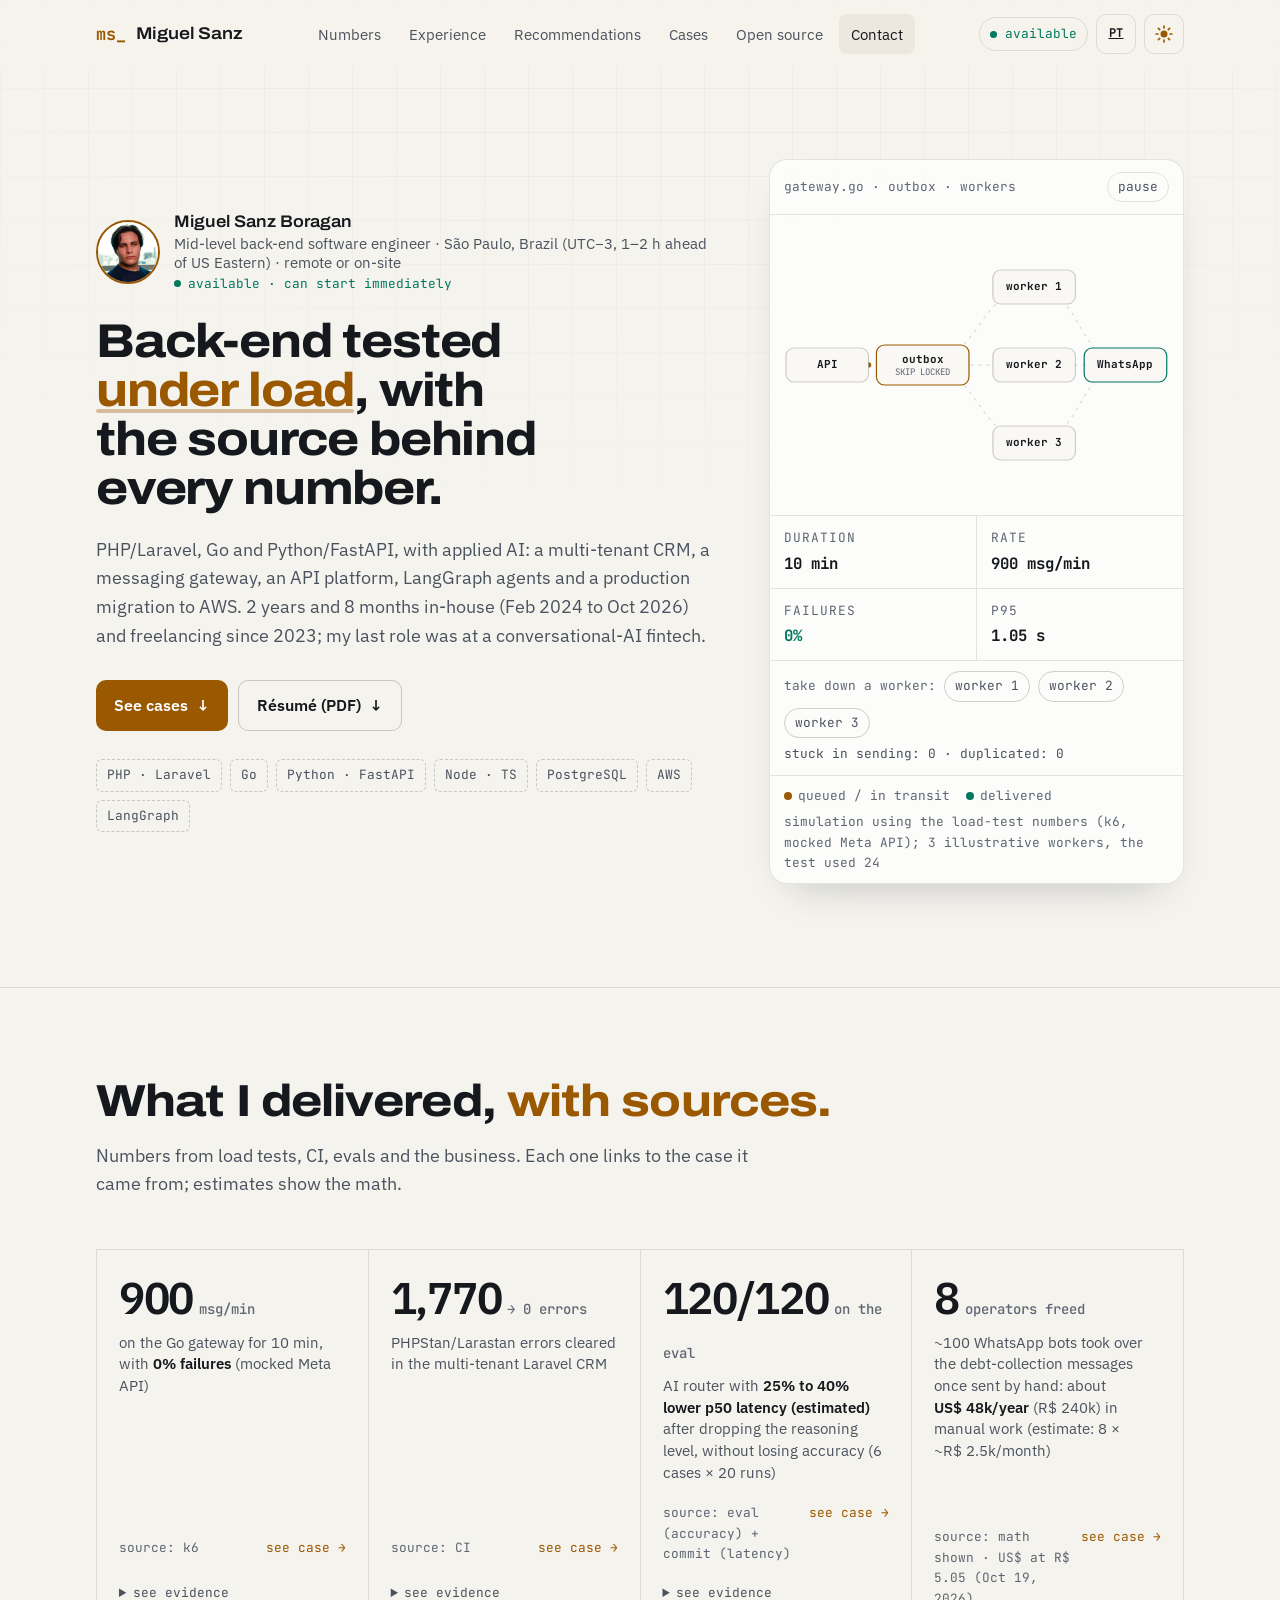
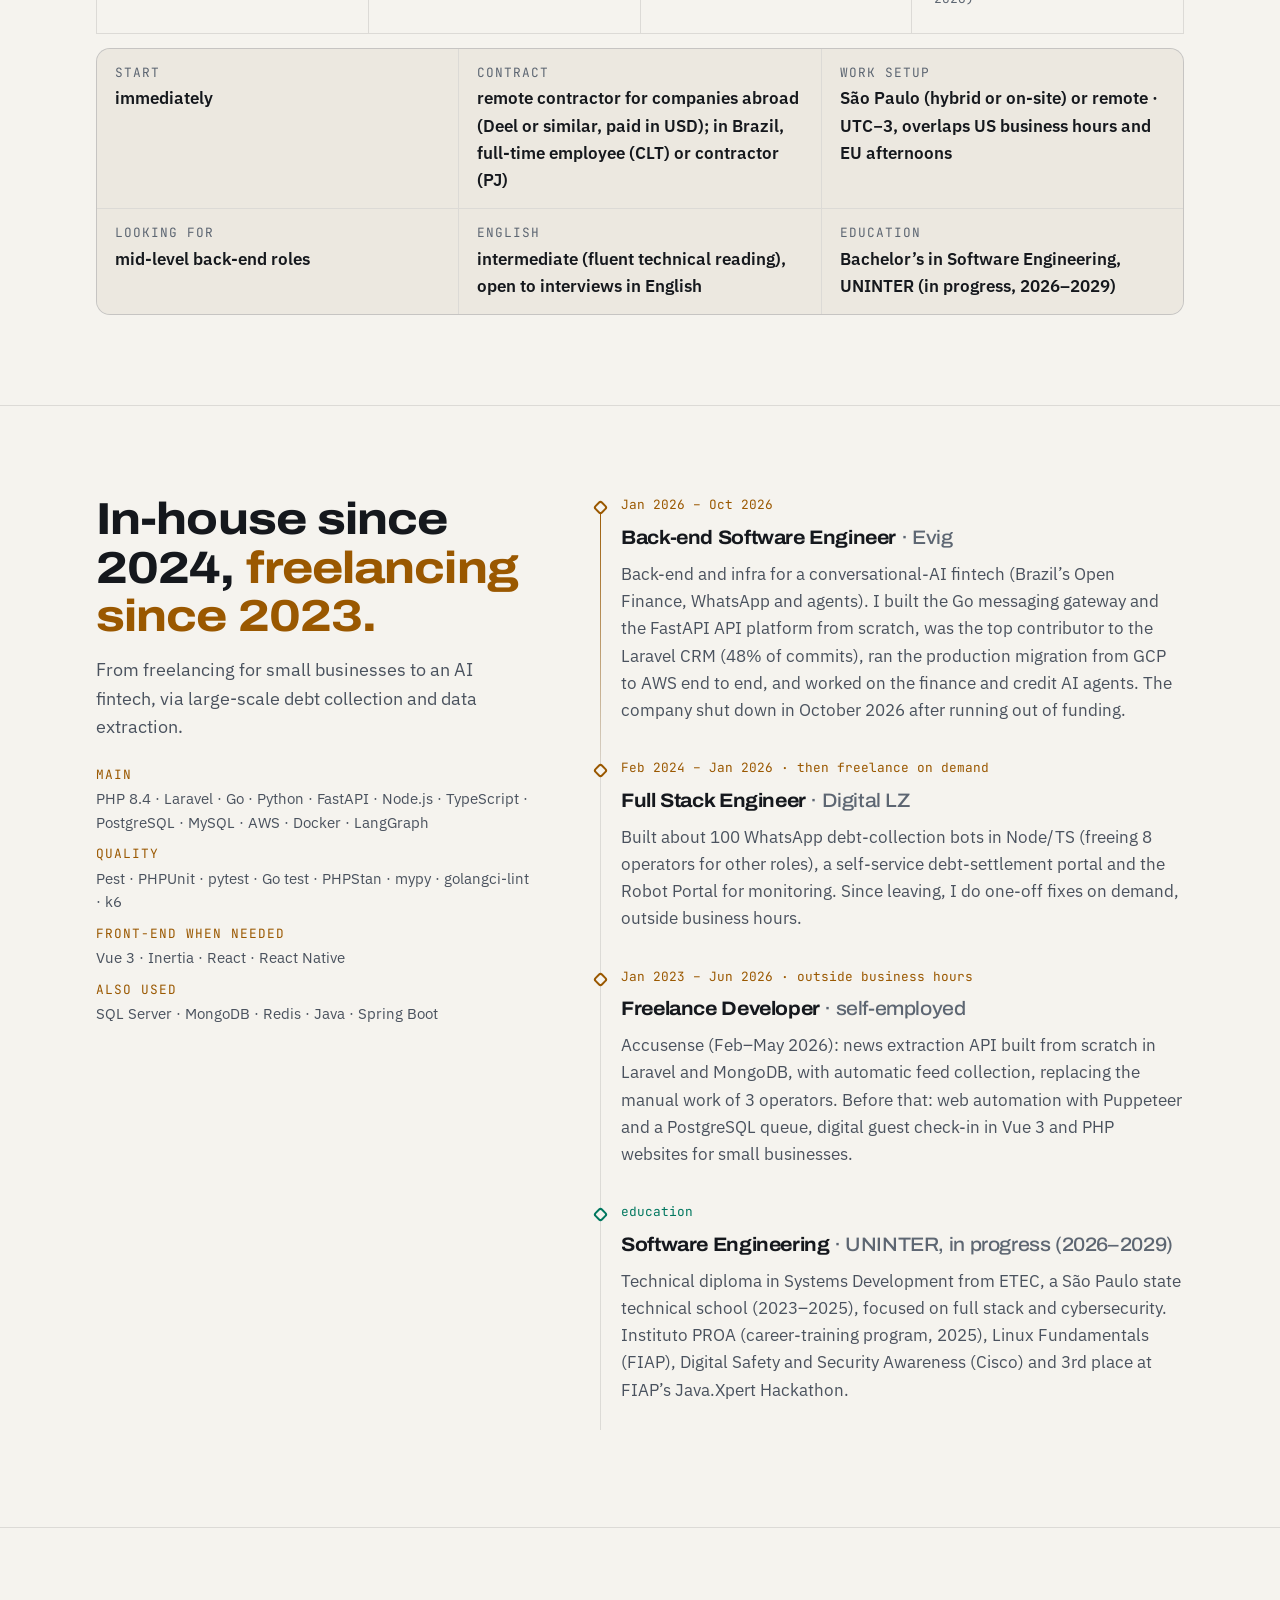
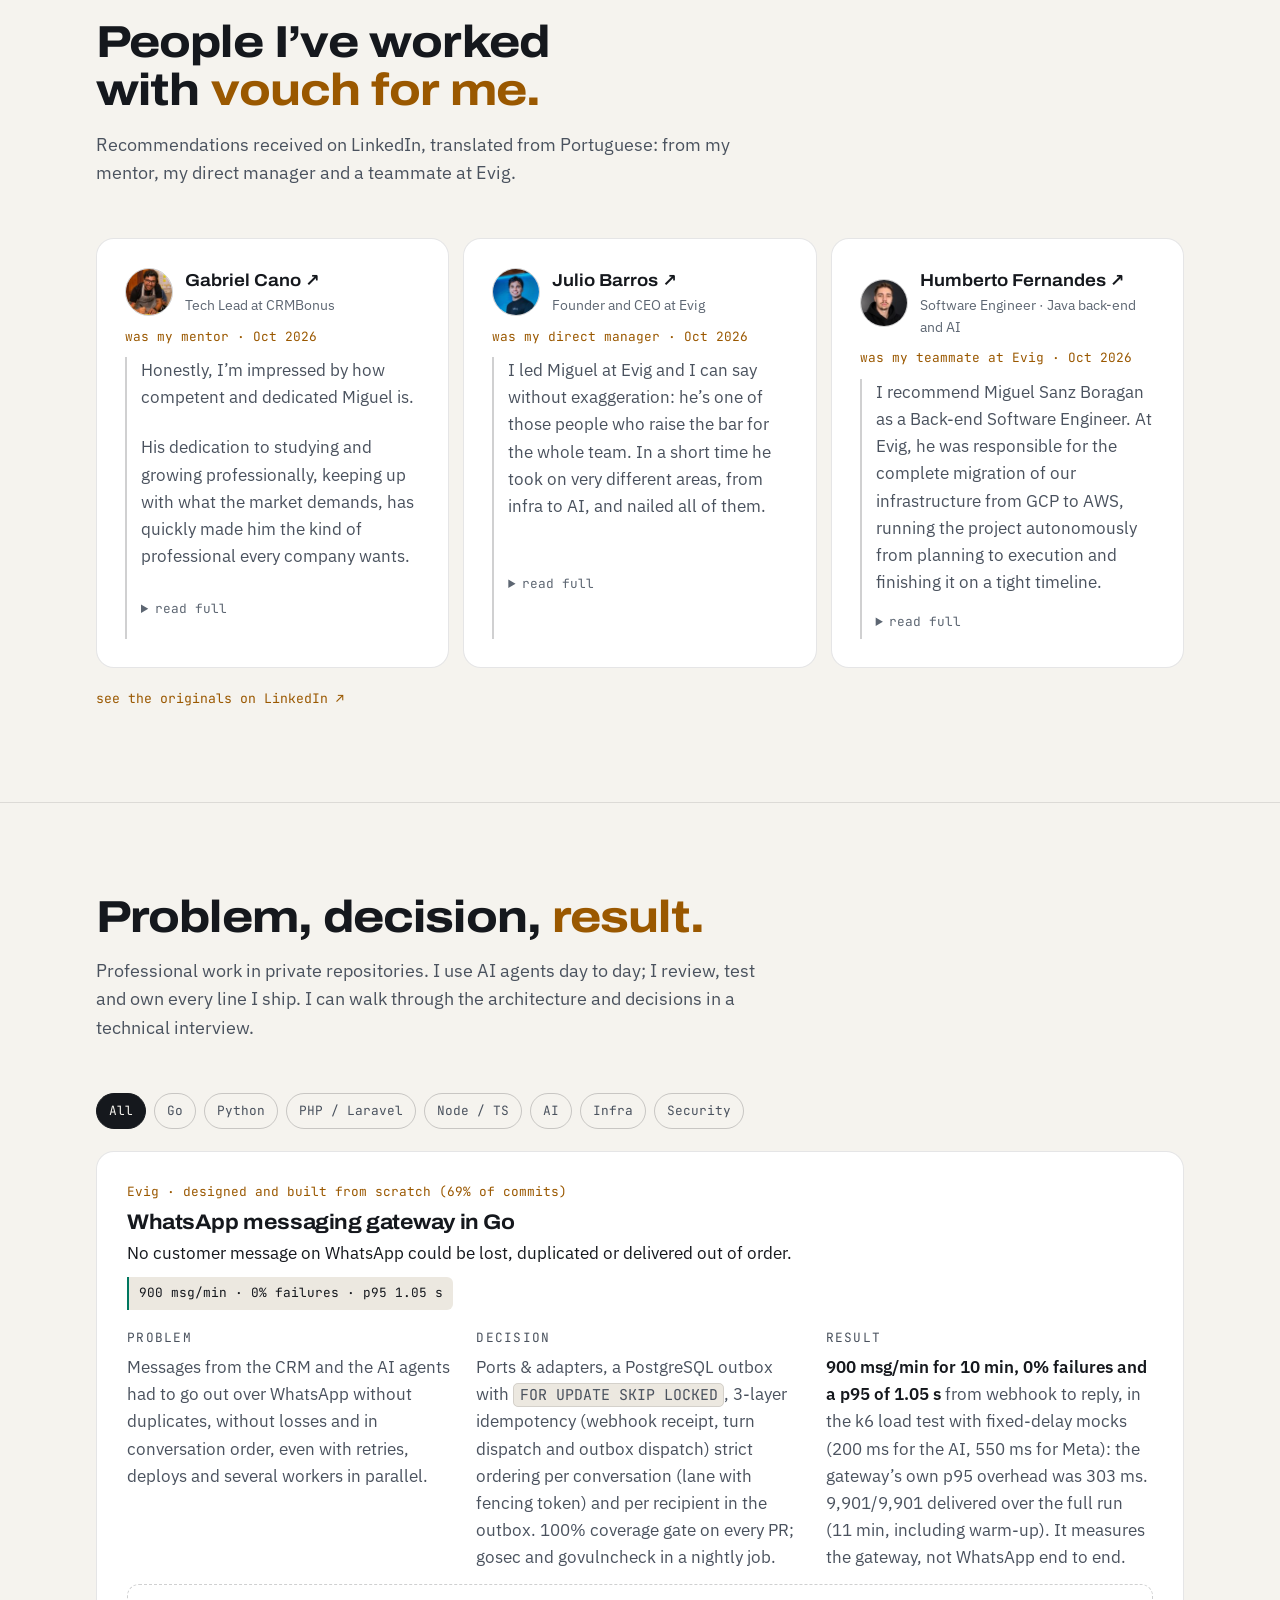
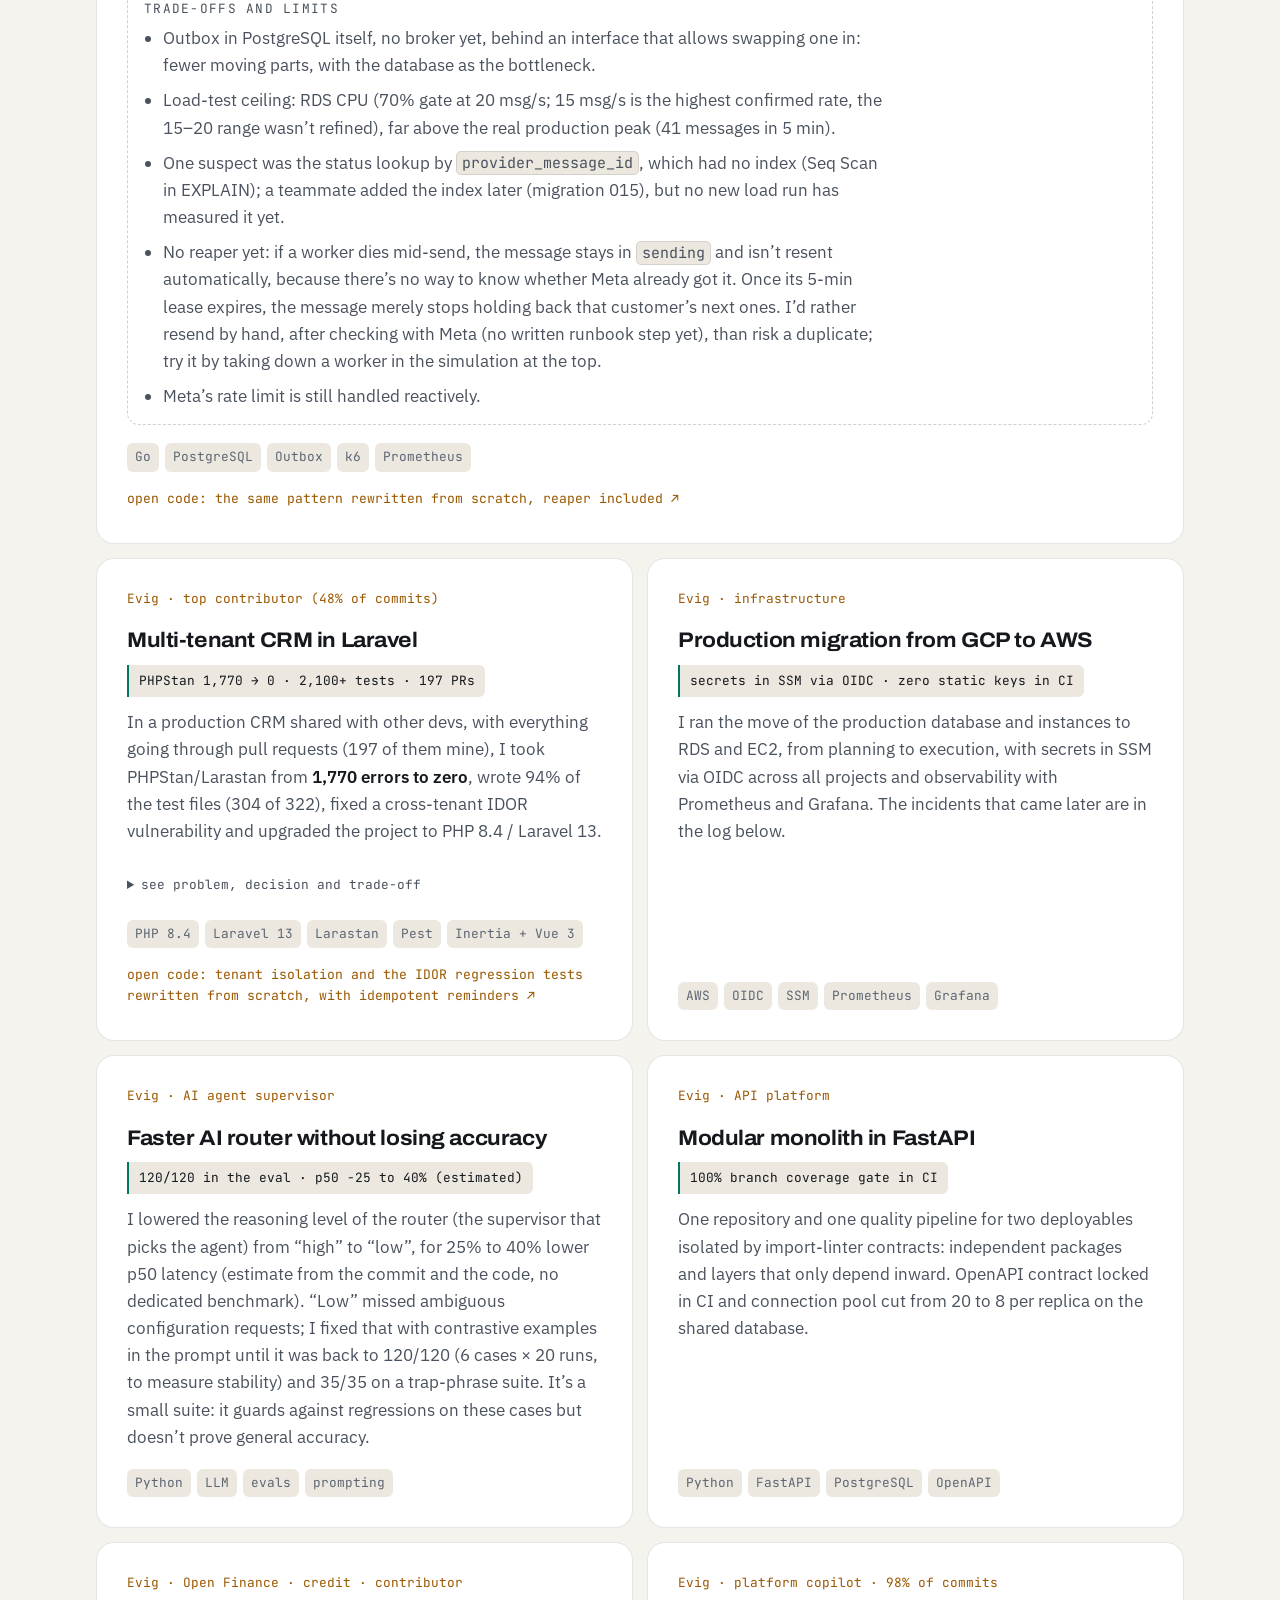
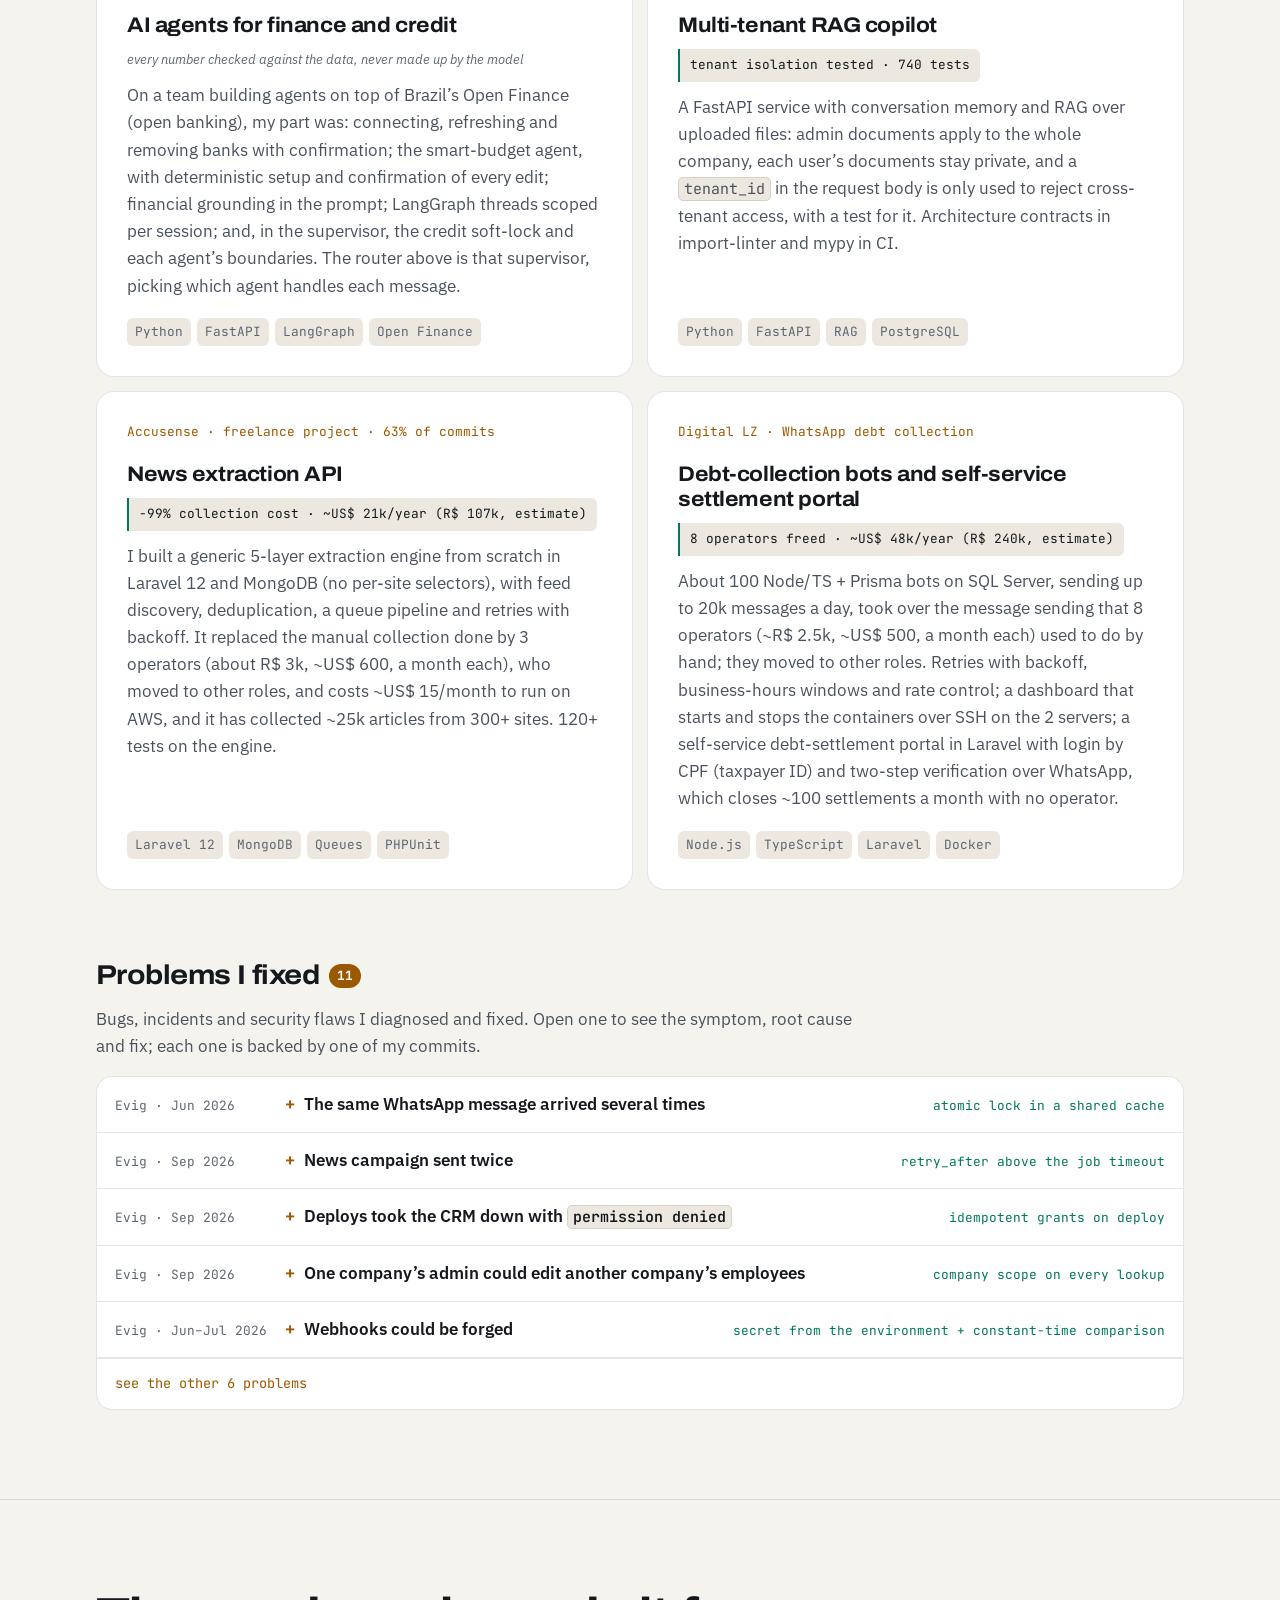
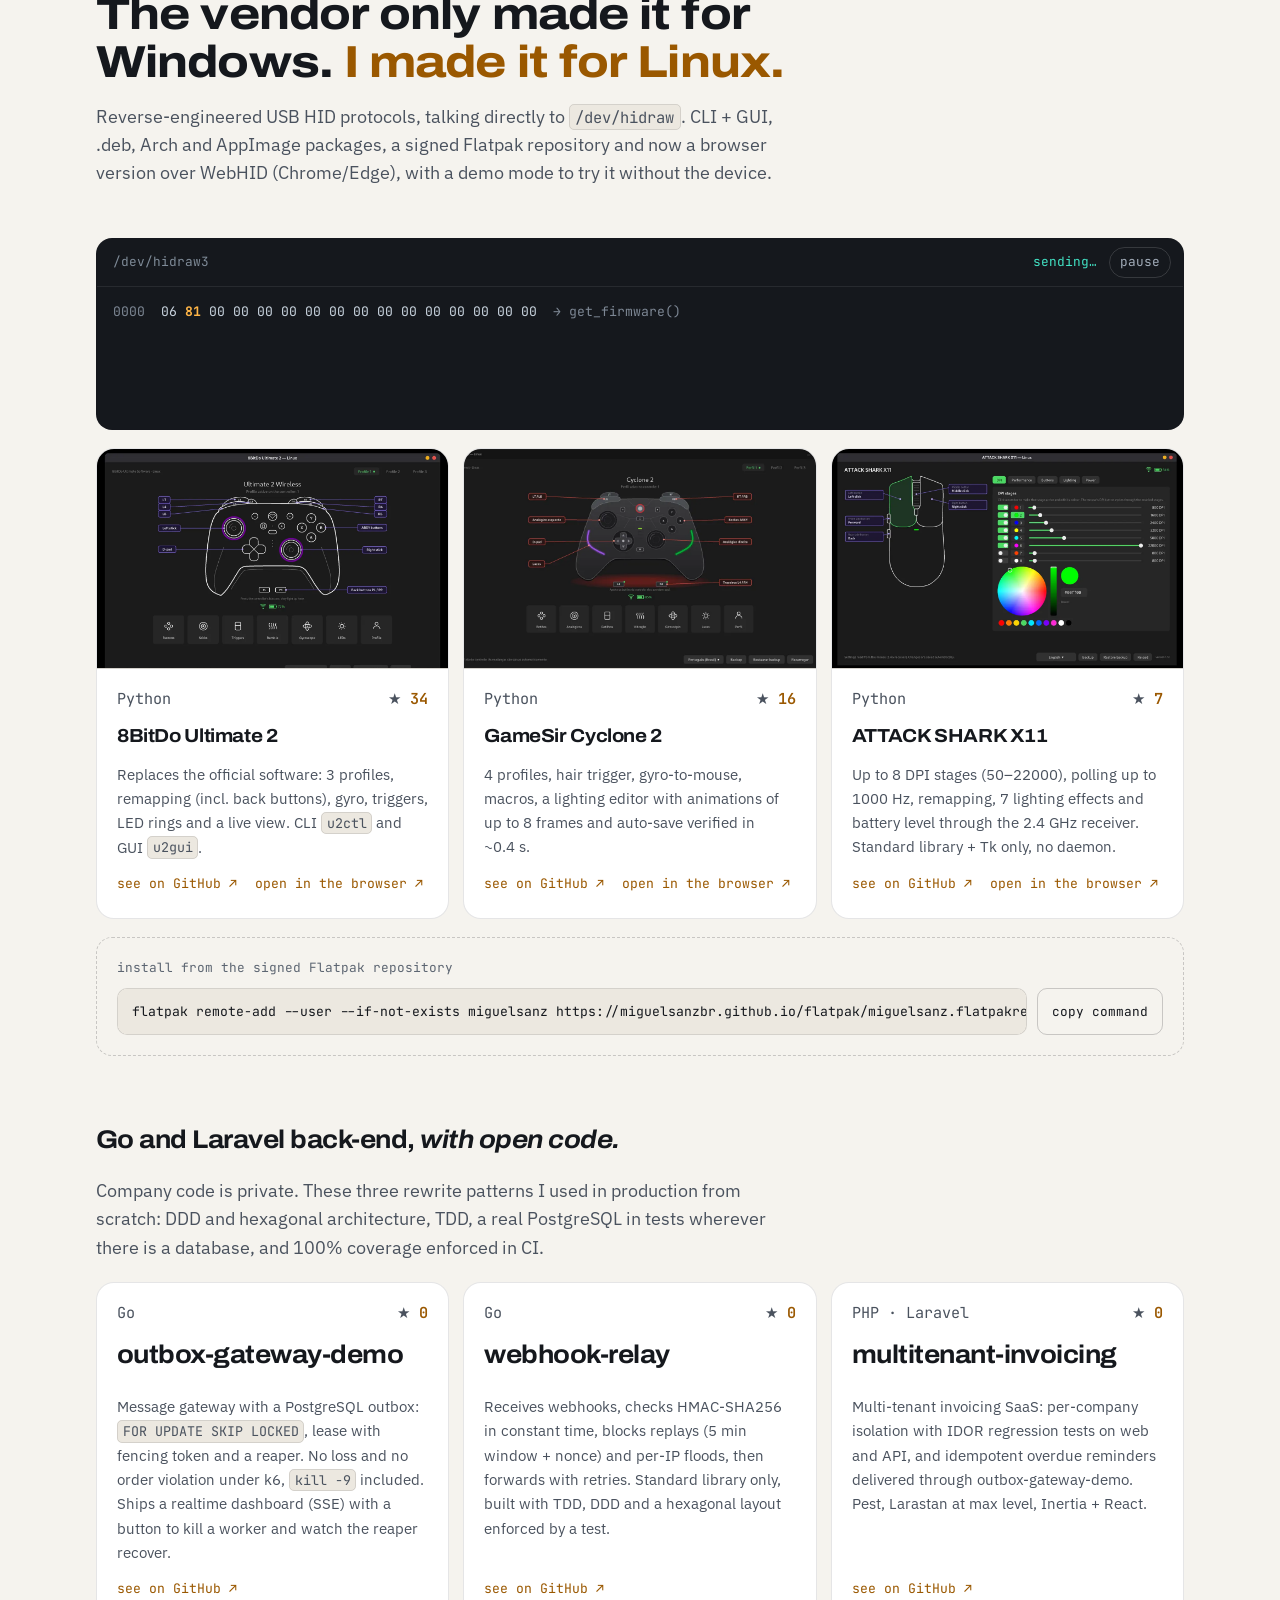
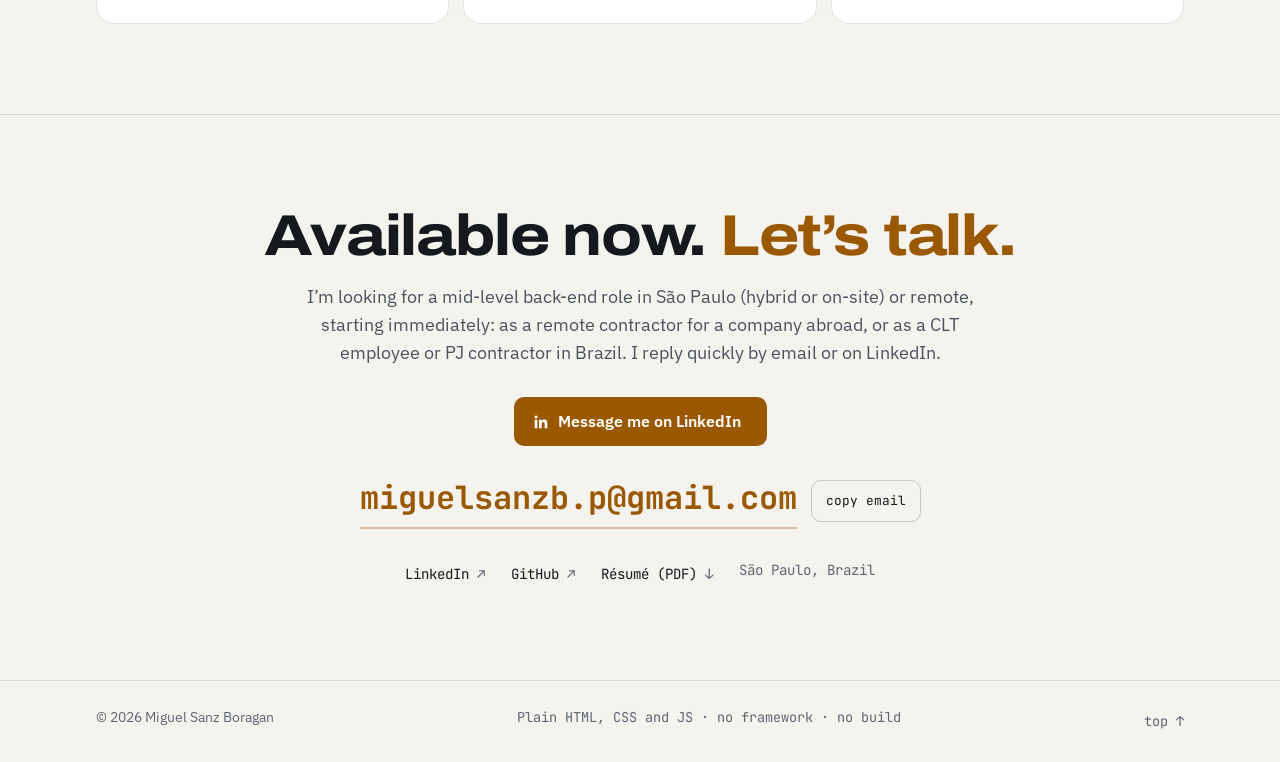
<file: en/index.html>
<!DOCTYPE html>
<html lang="en">
<head>
    <meta charset="UTF-8">
    <meta name="viewport" content="width=device-width, initial-scale=1.0">
    <title>Miguel Sanz — Back-end Software Engineer</title>
    <meta name="description" content="Back-end software engineer in São Paulo, Brazil. PHP/Laravel, Go and Python/FastAPI with applied AI: a multi-tenant Laravel CRM (PHPStan 1,770 → 0) and a Go gateway at 900 msg/min with 0% failures.">
    <meta name="theme-color" content="#0b0d10" media="(prefers-color-scheme: dark)">
    <meta name="theme-color" content="#f5f3ee" media="(prefers-color-scheme: light)">
    <link rel="canonical" href="https://miguelsanzbr.github.io/en/">
    <link rel="alternate" hreflang="pt-BR" href="https://miguelsanzbr.github.io/">
    <link rel="alternate" hreflang="en" href="https://miguelsanzbr.github.io/en/">
    <link rel="alternate" hreflang="x-default" href="https://miguelsanzbr.github.io/">
    <meta property="og:type" content="website">
    <meta property="og:url" content="https://miguelsanzbr.github.io/en/">
    <meta property="og:title" content="Miguel Sanz — Back-end Software Engineer">
    <meta property="og:description" content="PHP/Laravel, Go and Python/FastAPI with applied AI. Back-end tested under load, with the source behind every number.">
    <meta property="og:image" content="https://miguelsanzbr.github.io/assets/og-en.png?v=20261019e">
    <meta property="og:image:type" content="image/png">
    <meta property="og:image:width" content="1200">
    <meta property="og:image:height" content="630">
    <meta property="og:image:alt" content="Miguel Sanz — Back-end Software Engineer">
    <meta property="og:locale" content="en_US">
    <meta property="og:locale:alternate" content="pt_BR">
    <meta property="og:site_name" content="Miguel Sanz">
    <meta name="twitter:card" content="summary_large_image">
    <link rel="icon" href="../favicon.svg" type="image/svg+xml">
    <link rel="icon" href="../favicon.ico" sizes="32x32">
    <link rel="apple-touch-icon" href="../assets/apple-touch-icon.png">

    <script>
        (function () {
            var root = document.documentElement;
            root.classList.add("js");
            try {
                var t = localStorage.getItem("ms-theme");
                if (t === "light" || t === "dark") root.setAttribute("data-theme", t);
            } catch (e) {}
        })();
    </script>

    <link rel="preconnect" href="https://fonts.googleapis.com">
    <link rel="preconnect" href="https://fonts.gstatic.com" crossorigin>
    <link href="https://fonts.googleapis.com/css2?family=Archivo:wdth,wght@108..115,500..800&family=IBM+Plex+Sans:wght@400;500;600&family=JetBrains+Mono:wght@400;500;700&display=swap" rel="stylesheet">
    <link rel="stylesheet" href="../style.css?v=20261019e">
    <script src="../main.js?v=20261019e" defer></script>

    <script type="application/ld+json">
    {
        "@context": "https://schema.org",
        "@type": "Person",
        "name": "Miguel Sanz Boragan",
        "jobTitle": "Back-end Software Engineer",
        "url": "https://miguelsanzbr.github.io/en/",
        "image": "https://miguelsanzbr.github.io/assets/avatar.jpg",
        "address": { "@type": "PostalAddress", "addressLocality": "São Paulo", "addressCountry": "BR" },
        "email": "mailto:miguelsanzb.p@gmail.com",
        "knowsAbout": ["PHP", "Laravel", "Vue", "React", "Go", "Python", "FastAPI", "Node.js", "TypeScript", "PostgreSQL", "MySQL", "AWS", "Docker", "LangGraph"],
        "sameAs": ["https://www.linkedin.com/in/miguel-sanz-boragan/", "https://github.com/MiguelSanzBr"]
    }
    </script>
</head>
<body>
    <a class="skip-link" href="#conteudo">Skip to content</a>
    <div class="grid-bg" aria-hidden="true"></div>

    <header class="site-header" data-header>
        <div class="shell header-row">
            <a class="brand" href="#topo">
                <span class="brand-mark" aria-hidden="true">ms<i>_</i></span>
                <span class="brand-name" translate="no">Miguel Sanz</span>
            </a>
            <nav class="nav" aria-label="Main navigation">
                <a href="#numeros" data-nav>Numbers</a>
                <a href="#trajetoria" data-nav>Experience</a>
                <a href="#recomendacoes" data-nav>Recommendations</a>
                <a href="#casos" data-nav>Cases</a>
                <a href="#open-source" data-nav>Open source</a>
                <a href="#contato" data-nav>Contact</a>
            </nav>
            <div class="header-tools">
                <a class="status" href="#contato" title="Open to new opportunities, can start immediately"><i aria-hidden="true"></i>available</a>
                <a class="icon-btn lang-btn" href="../" hreflang="pt-BR" lang="pt-BR" aria-label="PT: ler em português">PT</a>
                <button type="button" class="icon-btn" id="theme-toggle" aria-label="Toggle light/dark theme">
                    <svg class="i-moon" viewBox="0 0 24 24" aria-hidden="true">
                        <path class="moon" d="M20.2 14.6A8.4 8.4 0 0 1 9.4 3.8a8.4 8.4 0 1 0 10.8 10.8z"/>
                        <path class="star" d="M17 3.2l.55 1.45L19 5.2l-1.45.55L17 7.2l-.55-1.45L15 5.2l1.45-.55z"/>
                        <circle class="star star-2" cx="20.6" cy="9.4" r=".9"/>
                    </svg>
                    <svg class="i-sun" viewBox="0 0 24 24" aria-hidden="true">
                        <circle class="core" cx="12" cy="12" r="4.2"/>
                        <path class="rays" d="M12 2.5v2.2M12 19.3v2.2M2.5 12h2.2M19.3 12h2.2M5.3 5.3l1.55 1.55M17.15 17.15l1.55 1.55M5.3 18.7l1.55-1.55M17.15 6.85l1.55-1.55"/>
                    </svg>
                </button>
                <button type="button" class="icon-btn menu-btn" id="menu-toggle" aria-expanded="false" aria-controls="mobile-nav" aria-label="Menu">
                    <span></span><span></span>
                </button>
            </div>
        </div>
        <nav class="mobile-nav" id="mobile-nav" aria-label="Menu">
            <a href="#numeros">Numbers</a>
            <a href="#trajetoria">Experience</a>
            <a href="#recomendacoes">Recommendations</a>
            <a href="#casos">Cases</a>
            <a href="#open-source">Open source</a>
            <a href="#contato">Contact</a>
        </nav>
    </header>

    <main id="conteudo" tabindex="-1">
        <!-- ===================== HERO ===================== -->
        <section class="hero" id="topo" aria-labelledby="hero-title">
            <div class="shell hero-grid">
                <div class="hero-copy">
                    <div class="hero-id" data-in>
                        <img src="../assets/avatar.jpg" alt="" width="64" height="64">
                        <p>
                            <strong translate="no">Miguel Sanz Boragan</strong>
                            <span>Mid-level back-end software engineer · São Paulo, Brazil (UTC−3, 1–2 h ahead of US Eastern) · remote or on-site</span>
                            <span class="avail"><i aria-hidden="true"></i>available · can start immediately</span>
                        </p>
                    </div>
                    <h1 id="hero-title" data-in style="--d:80ms">
                        Back-end tested <span class="hl">under load</span>, with the source behind every number.
                    </h1>
                    <p class="hero-sub" data-in style="--d:160ms">
                        PHP/Laravel, Go and Python/FastAPI, with applied AI: a multi-tenant CRM, a messaging gateway, an API platform,
                        LangGraph agents and a production migration to AWS.
                        2 years and 8 months in-house (Feb 2024 to Oct 2026) and freelancing since 2023; my last role was at a conversational-AI fintech.
                    </p>
                    <div class="hero-cta" data-in style="--d:240ms">
                        <a class="btn btn-solid" href="#casos">See cases <span aria-hidden="true">↓</span></a>
                        <a class="btn btn-line" href="../assets/resume-miguel-sanz-boragan-en.pdf" download>Résumé (PDF) <span aria-hidden="true">↓</span></a>
                    </div>
                    <ul translate="no" class="hero-tags" data-in style="--d:320ms" aria-label="Main stack">
                        <li>PHP · Laravel</li><li>Go</li><li>Python · FastAPI</li><li>Node · TS</li><li>PostgreSQL</li><li>AWS</li><li>LangGraph</li>
                    </ul>
                </div>

                <figure class="flow-card" data-in style="--d:200ms" aria-label="Messaging gateway simulation">
                    <div class="card-bar">
                        <span class="mono" translate="no">gateway.go · outbox · workers</span>
                        <button type="button" class="pause" id="flow-pause" aria-label="pause gateway simulation">pause</button>
                    </div>
                    <canvas id="flow" aria-hidden="true"></canvas>
                    <dl class="flow-stats">
                        <div><dt>duration</dt><dd>10&nbsp;min</dd></div>
                        <div><dt>rate</dt><dd><span id="flow-rate">900</span> msg/min</dd></div>
                        <div><dt>failures</dt><dd class="ok">0%</dd></div>
                        <div><dt>p95</dt><dd>1.05&nbsp;s</dd></div>
                    </dl>
                    <div class="flow-chaos" id="flow-chaos"></div>
                    <figcaption class="mono"><span class="legend"><i></i>queued / in transit</span><span class="legend ok"><i></i>delivered</span><span>simulation using the load-test numbers (k6, mocked Meta API); 3 illustrative workers, the test used 24</span></figcaption>
                </figure>
            </div>
        </section>

        <!-- ===================== NUMBERS ===================== -->
        <section class="section section-numbers" id="numeros" aria-labelledby="numeros-title">
            <div class="shell">
                <header class="section-head" data-reveal>
                    <h2 id="numeros-title">What I delivered, <em>with sources.</em></h2>
                    <p class="lead">Numbers from load tests, CI, evals and the business. Each one links to the case it came from; estimates show the math.</p>
                </header>

                <div class="metrics">
                    <article class="metric" data-reveal>
                        <p class="metric-val">900<small>msg/min</small></p>
                        <p class="metric-label">on the Go gateway for 10&nbsp;min, with <b>0% failures</b> (mocked Meta API)</p>
                        <p class="metric-foot mono"><span>source: k6</span><a href="#caso-gateway" aria-label="see case: Go gateway">see case →</a></p>
                        <details class="receipt"><summary>see evidence</summary>
<pre translate="no" tabindex="0" role="region" aria-label="k6 output">checks_succeeded...: <b>100.00%</b> 49505 out of 49505
checks_failed......: 0.00%   0 out of 49505
e2e_first_ms...................: avg=920.04ms min=827ms    med=877ms   max=5.37s p(90)=968ms    p(95)=1.04s
http_req_failed................: <b>0.00%</b>  0 out of 49505
inbound_message................: <b>9901</b>   14.97598/s</pre>
                            <p>k6 output for the full run (660&nbsp;s, including warm-up). Over the measured 600&nbsp;s window, p95 was 1.053&nbsp;s.</p>
                        </details>
                    </article>
                    <article class="metric" data-reveal data-delay="60">
                        <p class="metric-val">1,770<small>→ 0 errors</small></p>
                        <p class="metric-label">PHPStan/Larastan errors cleared in the multi-tenant Laravel CRM</p>
                        <p class="metric-foot mono"><span>source: CI</span><a href="#caso-crm" aria-label="see case: Laravel CRM">see case →</a></p>
                        <details class="receipt"><summary>see evidence</summary>
<pre translate="no" tabindex="0" role="region" aria-label="Larastan baseline">$ git show fbbf7bea:phpstan-baseline.neon | grep -c 'message:'
<b>1770</b>
$ grep -c 'message:' phpstan-baseline.neon
<b>0</b></pre>
                            <p>Larastan baseline (level 5): 1,770 error entries in the commit where I added Larastan to the project. Today, none.</p>
                        </details>
                    </article>
                    <article class="metric" data-reveal data-delay="120">
                        <p class="metric-val">120/120<small>on the eval</small></p>
                        <p class="metric-label">AI router with <b>25% to 40% lower p50 latency (estimated)</b> after dropping the reasoning level, without losing accuracy (6 cases × 20 runs)</p>
                        <p class="metric-foot mono"><span>source: eval (accuracy) + commit (latency)</span><a href="#caso-roteador" aria-label="see case: AI router">see case →</a></p>
                        <details class="receipt"><summary>see evidence</summary>
<pre translate="no" lang="pt-BR" tabindex="0" role="region" aria-label="commit message">corta reasoning tokens + latencia em TODO turno (<b>~-40% p50</b> vs high).
…
Validado N=20 x 6 casos = <b>120/120</b>; suite de 35 frases-armadilha = 35/35.</pre>
                            <p>Excerpt from the commit message that changed the router (original, in Portuguese). In English: “cuts reasoning tokens + latency on EVERY turn (~-40% p50 vs high) … Validated N=20 x 6 cases = 120/120; 35-trap-phrase suite = 35/35.” The code comment in the same commit estimates ~25%: there was no dedicated benchmark, hence the range.</p>
                        </details>
                    </article>
                    <article class="metric" data-reveal data-delay="180">
                        <p class="metric-val">8<small>operators freed</small></p>
                        <p class="metric-label">~100 WhatsApp bots took over the debt-collection messages once sent by hand: about <b>US$&nbsp;48k/year</b> (R$&nbsp;240k) in manual work (estimate: 8 × ~R$&nbsp;2.5k/month)</p>
                        <p class="metric-foot mono"><span>source: math shown · US$ at R$ 5.05 (Oct 19, 2026)</span><a href="#caso-cobranca" aria-label="see case: debt-collection bots">see case →</a></p>
                    </article>
                </div>
                <dl class="terms" data-reveal>
                    <div><dt>start</dt><dd>immediately</dd></div>
                    <div><dt>contract</dt><dd>remote contractor for companies abroad (Deel or similar, paid in USD); in Brazil, full-time employee (CLT) or contractor (PJ)</dd></div>
                    <div><dt>work setup</dt><dd>São Paulo (hybrid or on-site) or remote · UTC−3, overlaps US business hours and EU afternoons</dd></div>
                    <div><dt>looking for</dt><dd>mid-level back-end roles</dd></div>
                    <div><dt>English</dt><dd>intermediate (fluent technical reading), open to interviews in English</dd></div>
                    <div><dt>education</dt><dd>Bachelor’s in Software Engineering, UNINTER (in progress, 2026–2029)</dd></div>
                </dl>
            </div>
        </section>

        <!-- ===================== EXPERIENCE ===================== -->
        <section class="section" id="trajetoria" aria-labelledby="traj-title">
            <div class="shell traj-grid">
                <header class="section-head" data-reveal>
                    <h2 id="traj-title">In-house since 2024, <em>freelancing since 2023.</em></h2>
                    <p class="lead">From freelancing for small businesses to an AI fintech, via large-scale debt collection and data extraction.</p>
                    <div class="stack-mini">
                        <p><span class="mono">main</span>PHP 8.4 · Laravel · Go · Python · FastAPI · Node.js · TypeScript · PostgreSQL · MySQL · AWS · Docker · LangGraph</p>
                        <p><span class="mono">quality</span>Pest · PHPUnit · pytest · Go test · PHPStan · mypy · golangci-lint · k6</p>
                        <p><span class="mono">front-end when needed</span>Vue 3 · Inertia · React · React Native</p>
                        <p><span class="mono">also used</span>SQL Server · MongoDB · Redis · Java · Spring Boot</p>
                    </div>
                </header>

                <ol class="timeline">
                    <li data-reveal>
                        <p class="when mono">Jan 2026 – Oct 2026</p>
                        <h3><span class="nowrap">Back-end</span> Software Engineer <span>· Evig</span></h3>
                        <p>Back-end and infra for a conversational-AI fintech (Brazil’s Open Finance, WhatsApp and agents). I built the Go messaging gateway and the FastAPI API platform from scratch, was the top contributor to the Laravel CRM (48% of commits), ran the production migration from GCP to AWS end to end, and worked on the finance and credit AI agents. The company shut down in October 2026 after running out of funding.</p>
                    </li>
                    <li data-reveal data-delay="60">
                        <p class="when mono">Feb 2024 – Jan 2026 · then freelance on demand</p>
                        <h3>Full Stack Engineer <span>· Digital LZ</span></h3>
                        <p>Built about 100 WhatsApp debt-collection bots in Node/TS (freeing 8 operators for other roles), a self-service debt-settlement portal and the Robot Portal for monitoring. Since leaving, I do one-off fixes on demand, outside business hours.</p>
                    </li>
                    <li data-reveal data-delay="120">
                        <p class="when mono">Jan 2023 – Jun 2026 · outside business hours</p>
                        <h3>Freelance Developer <span>· self-employed</span></h3>
                        <p>Accusense (Feb–May 2026): news extraction API built from scratch in Laravel and MongoDB, with automatic feed collection, replacing the manual work of 3 operators. Before that: web automation with Puppeteer and a PostgreSQL queue, digital guest check-in in Vue 3 and PHP websites for small businesses.</p>
                    </li>
                    <li class="edu" data-reveal data-delay="180">
                        <p class="when mono">education</p>
                        <h3>Software Engineering <span>· UNINTER, in progress (2026–2029)</span></h3>
                        <p>Technical diploma in Systems Development from ETEC, a São Paulo state technical school (2023–2025), focused on full stack and cybersecurity. Instituto PROA (career-training program, 2025), Linux Fundamentals (FIAP), Digital Safety and Security Awareness (Cisco) and 3rd place at FIAP’s Java.Xpert Hackathon.</p>
                    </li>
                </ol>
            </div>
        </section>

        <!-- ===================== RECOMMENDATIONS ===================== -->
        <section class="section" id="recomendacoes" aria-labelledby="recs-title">
            <div class="shell">
                <header class="section-head" data-reveal>
                    <h2 id="recs-title">People I’ve worked with <em>vouch for me.</em></h2>
                    <p class="lead">Recommendations received on LinkedIn, translated from Portuguese: from my mentor, my direct manager and a teammate at Evig.</p>
                </header>

                <div class="recs">
                    <figure class="rec" data-reveal>
                        <figcaption class="rec-who">
                            <img src="../assets/recs/rec-gabriel-cano.jpg" alt="" width="48" height="48" loading="lazy">
                            <span>
                                <a href="https://www.linkedin.com/in/gabrielcano-in/" target="_blank" rel="noopener" translate="no">Gabriel Cano <span aria-hidden="true">↗</span><span class="sr-only"> (opens in a new tab)</span></a>
                                <small>Tech Lead at CRMBonus</small>
                            </span>
                        </figcaption>
                        <p class="rec-rel mono">was my mentor · Oct 2026</p>
                        <blockquote class="rec-text">
                            <p>Honestly, I’m impressed by how competent and dedicated Miguel is.</p>
                            <p>His dedication to studying and growing professionally, keeping up with what the market demands, has quickly made him the kind of professional every company wants.</p>
                            <details class="rec-more"><summary>read full</summary>
                                <p>He has a rare grasp of the business side, always looking to make new products possible and to remove the blockers that hold the business team back.</p>
                                <p>He has broad knowledge of artificial intelligence, from training models to building well-optimized, advanced workflows.</p>
                                <p>He still has a bright future ahead, but I already see him as a true “one-man company”, since he can single-handedly take on many demands that go well beyond his back-end role.</p>
                            </details>
                        </blockquote>
                    </figure>

                    <figure class="rec" data-reveal data-delay="60">
                        <figcaption class="rec-who">
                            <img src="../assets/recs/rec-julio-barros.jpg" alt="" width="48" height="48" loading="lazy">
                            <span>
                                <a href="https://www.linkedin.com/in/juliobarros8/" target="_blank" rel="noopener" translate="no">Julio Barros <span aria-hidden="true">↗</span><span class="sr-only"> (opens in a new tab)</span></a>
                                <small>Founder and CEO at Evig</small>
                            </span>
                        </figcaption>
                        <p class="rec-rel mono">was my direct manager · Oct 2026</p>
                        <blockquote class="rec-text">
                            <p>I led Miguel at Evig and I can say without exaggeration: he’s one of those people who raise the bar for the whole team. In a short time he took on very different areas, from infra to AI, and nailed all of them.</p>
                            <details class="rec-more"><summary>read full</summary>
                                <p>He’s the one who ran the migration of our production from GCP to AWS, built our observability from scratch and created the Go messaging gateway that carries our WhatsApp conversations, and held up even under our heaviest load tests. He also played a huge role in our AI solution: he made agent routing much faster without losing accuracy, and built the platform’s RAG copilot.</p>
                                <p>But what struck me most was the way he works. Miguel is truly meticulous (he tests everything, thinks about security, goes after the root cause of every problem) and still delivers fast. He’s autonomous, takes ownership of what he builds and is a real pleasure to work with.</p>
                                <p>I recommend Miguel without hesitation. Any back-end, infra or AI team will be lucky to have him around.</p>
                            </details>
                        </blockquote>
                    </figure>

                    <figure class="rec" data-reveal>
                        <figcaption class="rec-who">
                            <img src="../assets/recs/rec-humberto-fernandes.jpg" alt="" width="48" height="48" loading="lazy">
                            <span>
                                <a href="https://www.linkedin.com/in/humberto-fernandes-9a4599234/" target="_blank" rel="noopener" translate="no">Humberto Fernandes <span aria-hidden="true">↗</span><span class="sr-only"> (opens in a new tab)</span></a>
                                <small>Software Engineer · Java back-end and AI</small>
                            </span>
                        </figcaption>
                        <p class="rec-rel mono">was my teammate at Evig · Oct 2026</p>
                        <blockquote class="rec-text">
                            <p>I recommend Miguel Sanz Boragan as a Back-end Software Engineer. At Evig, he was responsible for the complete migration of our infrastructure from GCP to AWS, running the project autonomously from planning to execution and finishing it on a tight timeline.</p>
                            <details class="rec-more"><summary>read full</summary>
                                <p>Technically, he stands out in software architecture, PostgreSQL, API development and integrations, with constant attention to system quality and reliability. On top of that, he brings a sense of responsibility, clear communication and a willingness to collaborate with the team. He’s a professional I recommend with complete confidence.</p>
                            </details>
                        </blockquote>
                    </figure>
                </div>

                <p class="recs-src mono" data-reveal><a class="link" href="https://www.linkedin.com/in/miguel-sanz-boragan/details/recommendations/" target="_blank" rel="noopener">see the originals on LinkedIn <span aria-hidden="true">↗</span><span class="sr-only"> (opens in a new tab)</span></a></p>
            </div>
        </section>

        <!-- ===================== CASES ===================== -->
        <section class="section" id="casos" aria-labelledby="casos-title">
            <div class="shell">
                <header class="section-head" data-reveal>
                    <h2 id="casos-title">Problem, decision, <em>result.</em></h2>
                    <p class="lead">Professional work in private repositories. I use AI agents day to day; I review, test and own every line I ship. I can walk through the architecture and decisions in a technical interview.</p>
                </header>

                <div class="filters" role="group" aria-label="Filter cases by stack" data-reveal>
                    <button type="button" class="chip is-on" data-filter="all" aria-pressed="true">All</button>
                    <button type="button" class="chip" data-filter="go" aria-pressed="false">Go</button>
                    <button type="button" class="chip" data-filter="python" aria-pressed="false">Python</button>
                    <button type="button" class="chip" data-filter="php" aria-pressed="false">PHP / Laravel</button>
                    <button type="button" class="chip" data-filter="node" aria-pressed="false">Node / TS</button>
                    <button type="button" class="chip" data-filter="ia" aria-pressed="false">AI</button>
                    <button type="button" class="chip" data-filter="infra" aria-pressed="false">Infra</button>
                    <button type="button" class="chip" data-filter="seg" aria-pressed="false">Security</button>
                </div>

                <div class="cases">
                    <article class="case case-wide" id="caso-gateway" data-tags="go infra" data-reveal>
                        <header>
                            <p class="case-meta mono">Evig · designed and built from scratch (69% of commits)</p>
                            <h3>WhatsApp messaging gateway in Go</h3>
                            <p class="case-lede">No customer message on WhatsApp could be lost, duplicated or delivered out of order.</p>
                            <p class="case-result mono">900&nbsp;msg/min · 0% failures · p95 1.05&nbsp;s</p>
                        </header>
                        <div class="case-cols">
                            <div>
                                <p class="case-k mono">problem</p>
                                <p>Messages from the CRM and the AI agents had to go out over WhatsApp without duplicates, without losses and in conversation order, even with retries, deploys and several workers in parallel.</p>
                            </div>
                            <div>
                                <p class="case-k mono">decision</p>
                                <p>Ports &amp; adapters, a PostgreSQL outbox with <code translate="no">FOR UPDATE SKIP LOCKED</code>, 3-layer idempotency (webhook receipt, turn dispatch and outbox dispatch) strict ordering per conversation (lane with fencing token) and per recipient in the outbox. 100% coverage gate on every PR; gosec and govulncheck in a nightly job.</p>
                            </div>
                            <div>
                                <p class="case-k mono">result</p>
                                <p><b>900&nbsp;msg/min for 10&nbsp;min, 0% failures and a p95 of 1.05&nbsp;s</b> from webhook to reply, in the k6 load test with fixed-delay mocks (200&nbsp;ms for the AI, 550&nbsp;ms for Meta): the gateway’s own p95 overhead was 303&nbsp;ms. 9,901/9,901 delivered over the full run (11&nbsp;min, including warm-up). It measures the gateway, not WhatsApp end to end.</p>
                            </div>
                        </div>
                        <div class="case-trade">
                            <p class="case-k mono">trade-offs and limits</p>
                            <ul class="trade-list">
                                <li>Outbox in PostgreSQL itself, no broker yet, behind an interface that allows swapping one in: fewer moving parts, with the database as the bottleneck.</li>
                                <li>Load-test ceiling: RDS CPU (70% gate at 20&nbsp;msg/s; 15&nbsp;msg/s is the highest confirmed rate, the 15–20 range wasn’t refined), far above the real production peak (41 messages in 5&nbsp;min).</li>
                                <li>One suspect was the status lookup by <code translate="no">provider_message_id</code>, which had no index (Seq Scan in EXPLAIN); a teammate added the index later (migration 015), but no new load run has measured it yet.</li>
                                <li>No reaper yet: if a worker dies mid-send, the message stays in <code translate="no">sending</code> and isn’t resent automatically, because there’s no way to know whether Meta already got it. Once its 5-min lease expires, the message merely stops holding back that customer’s next ones. I’d rather resend by hand, after checking with Meta (no written runbook step yet), than risk a duplicate; try it by taking down a worker in the simulation at the top.</li>
                                <li>Meta’s rate limit is still handled reactively.</li>
                            </ul>
                        </div>
                        <ul class="case-stack mono" translate="no"><li>Go</li><li>PostgreSQL</li><li>Outbox</li><li>k6</li><li>Prometheus</li></ul>
                        <p><a class="link" href="https://github.com/MiguelSanzBr/outbox-gateway-demo" target="_blank" rel="noopener">open code: the same pattern rewritten from scratch, reaper included <span aria-hidden="true">↗</span><span class="sr-only"> (opens in a new tab)</span></a></p>
                    </article>

                    <article class="case" id="caso-crm" data-tags="php seg" data-reveal>
                        <p class="case-meta mono">Evig · top contributor (48% of commits)</p>
                        <h3>Multi-tenant CRM in Laravel</h3>
                        <p class="case-result mono">PHPStan 1,770 → 0 · 2,100+ tests · 197 PRs</p>
                        <p>In a production CRM shared with other devs, with everything going through pull requests (197 of them mine), I took PHPStan/Larastan from <b>1,770 errors to zero</b>, wrote 94% of the test files (304 of 322), fixed a cross-tenant IDOR vulnerability and upgraded the project to PHP 8.4 / Laravel 13.</p>
                        <details class="receipt"><summary>see problem, decision and trade-off</summary>
                            <p><b>Problem:</b> a multi-tenant CRM in production, with other devs working on it at the same time and no static analysis. When I added Larastan (level 5), 1,770 errors showed up; and a route let one company’s admin edit another company’s employees.</p>
                            <p><b>Decision:</b> adopt a baseline so the team wouldn’t be blocked, then clear it gradually, in small PRs with tests; every employee lookup is now scoped to the caller’s company, with a 404 for outside IDs and a regression test per route.</p>
                            <p><b>Trade-off:</b> a baseline means living with known errors for a while, in exchange for not stopping delivery.</p>
                        </details>
                        <ul class="case-stack mono" translate="no"><li>PHP 8.4</li><li>Laravel 13</li><li>Larastan</li><li>Pest</li><li>Inertia + Vue 3</li></ul>
                        <p><a class="link" href="https://github.com/MiguelSanzBr/multitenant-invoicing" target="_blank" rel="noopener">open code: tenant isolation and the IDOR regression tests rewritten from scratch, with idempotent reminders <span aria-hidden="true">↗</span><span class="sr-only"> (opens in a new tab)</span></a></p>
                    </article>

                    <article class="case" id="caso-migracao" data-tags="infra seg" data-reveal>
                        <p class="case-meta mono">Evig · infrastructure</p>
                        <h3>Production migration from GCP to AWS</h3>
                        <p class="case-result mono">secrets in SSM via OIDC · zero static keys in CI</p>
                        <p>I ran the move of the production database and instances to RDS and EC2, from planning to execution, with secrets in SSM via OIDC across all projects and observability with Prometheus and Grafana. The incidents that came later are in the log below.</p>
                        <ul class="case-stack mono" translate="no"><li>AWS</li><li>OIDC</li><li>SSM</li><li>Prometheus</li><li>Grafana</li></ul>
                    </article>

                    <article class="case" id="caso-roteador" data-tags="ia python" data-reveal data-delay="60">
                        <p class="case-meta mono">Evig · AI agent supervisor</p>
                        <h3>Faster AI router without losing accuracy</h3>
                        <p class="case-result mono">120/120 in the eval · p50 −25 to 40% (estimated)</p>
                        <p>I lowered the reasoning level of the router (the supervisor that picks the agent) from “high” to “low”, for 25% to 40% lower p50 latency (estimate from the commit and the code, no dedicated benchmark). “Low” missed ambiguous configuration requests; I fixed that with contrastive examples in the prompt until it was back to 120/120 (6 cases × 20 runs, to measure stability) and 35/35 on a trap-phrase suite. It’s a small suite: it guards against regressions on these cases but doesn’t prove general accuracy.</p>
                        <ul class="case-stack mono" translate="no"><li>Python</li><li>LLM</li><li>evals</li><li>prompting</li></ul>
                    </article>

                    <article class="case" data-tags="python" data-reveal>
                        <p class="case-meta mono">Evig · API platform</p>
                        <h3>Modular monolith in FastAPI</h3>
                        <p class="case-result mono">100% branch coverage gate in CI</p>
                        <p>One repository and one quality pipeline for two deployables isolated by import-linter contracts: independent packages and layers that only depend inward. OpenAPI contract locked in CI and connection pool cut from 20 to 8 per replica on the shared database.</p>
                        <ul class="case-stack mono" translate="no"><li>Python</li><li>FastAPI</li><li>PostgreSQL</li><li>OpenAPI</li></ul>
                    </article>

                    <article class="case" data-tags="ia python" data-reveal data-delay="60">
                        <p class="case-meta mono">Evig · Open Finance · credit · contributor</p>
                        <h3>AI agents for finance and credit</h3>
                        <p class="case-claim">every number checked against the data, never made up by the model</p>
                        <p>On a team building agents on top of Brazil’s Open Finance (open banking), my part was: connecting, refreshing and removing banks with confirmation; the smart-budget agent, with deterministic setup and confirmation of every edit; financial grounding in the prompt; LangGraph threads scoped per session; and, in the supervisor, the credit soft-lock and each agent’s boundaries. The router above is that supervisor, picking which agent handles each message.</p>
                        <ul class="case-stack mono" translate="no"><li>Python</li><li>FastAPI</li><li>LangGraph</li><li>Open Finance</li></ul>
                    </article>

                    <article class="case" data-tags="ia python seg" data-reveal>
                        <p class="case-meta mono">Evig · platform copilot · 98% of commits</p>
                        <h3>Multi-tenant RAG copilot</h3>
                        <p class="case-result mono">tenant isolation tested · 740 tests</p>
                        <p>A FastAPI service with conversation memory and RAG over uploaded files: admin documents apply to the whole company, each user’s documents stay private, and a <code translate="no">tenant_id</code> in the request body is only used to reject cross-tenant access, with a test for it. Architecture contracts in import-linter and mypy in CI.</p>
                        <ul class="case-stack mono" translate="no"><li>Python</li><li>FastAPI</li><li>RAG</li><li>PostgreSQL</li></ul>
                    </article>

                    <article class="case" data-tags="php" data-reveal data-delay="60">
                        <p class="case-meta mono">Accusense · freelance project · 63% of commits</p>
                        <h3>News extraction API</h3>
                        <p class="case-result mono">−99% collection cost · ~US$&nbsp;21k/year (R$&nbsp;107k, estimate)</p>
                        <p>I built a generic 5-layer extraction engine from scratch in Laravel 12 and MongoDB (no per-site selectors), with feed discovery, deduplication, a queue pipeline and retries with backoff. It replaced the manual collection done by 3 operators (about R$&nbsp;3k, ~US$&nbsp;600, a month each), who moved to other roles, and costs ~US$&nbsp;15/month to run on AWS, and it has collected ~25k articles from 300+ sites. 120+ tests on the engine.</p>
                        <ul class="case-stack mono" translate="no"><li>Laravel 12</li><li>MongoDB</li><li>Queues</li><li>PHPUnit</li></ul>
                    </article>

                    <article class="case" id="caso-cobranca" data-tags="node php" data-reveal>
                        <p class="case-meta mono">Digital LZ · WhatsApp debt collection</p>
                        <h3>Debt-collection bots and self-service settlement portal</h3>
                        <p class="case-result mono">8 operators freed · ~US$&nbsp;48k/year (R$&nbsp;240k, estimate)</p>
                        <p>About 100 Node/TS + Prisma bots on SQL Server, sending up to 20k messages a day, took over the message sending that 8 operators (~R$&nbsp;2.5k, ~US$&nbsp;500, a month each) used to do by hand; they moved to other roles. Retries with backoff, business-hours windows and rate control; a dashboard that starts and stops the containers over SSH on the 2 servers; a self-service debt-settlement portal in Laravel with login by CPF (taxpayer ID) and two-step verification over WhatsApp, which closes ~100 settlements a month with no operator.</p>
                        <ul class="case-stack mono" translate="no"><li>Node.js</li><li>TypeScript</li><li>Laravel</li><li>Docker</li></ul>
                    </article>
                </div>

                <div class="incidents" id="problemas">
                    <header class="inc-head" data-reveal>
                        <h3>Problems I fixed <span class="mono">11</span></h3>
                        <p>Bugs, incidents and security flaws I diagnosed and fixed. Open one to see the symptom, root cause and fix; each one is backed by one of my commits.</p>
                    </header>
                    <div class="inc-list">
                    <details class="inc" data-tags="php infra">
                        <summary><span class="inc-meta mono">Evig · Jun 2026</span> <span class="inc-title">The same WhatsApp message arrived several times</span> <span class="inc-fix mono">atomic lock in a shared cache</span></summary>
                        <dl class="inc-body">
                            <div><dt class="mono">symptom</dt><dd>Users received the same message more than once in production, but the database showed no duplicate execution.</dd></div>
                            <div><dt class="mono">root cause</dt><dd>The anti-duplication lock used a file cache, and Cloud Run runs 1 to 100 instances, each with its own disk: each one only saw its own lock.</dd></div>
                            <div><dt class="mono">fix</dt><dd>Atomic lock (<code>Cache::add</code>) in a shared PostgreSQL cache, a second content lock (sha256, 24&nbsp;h), no resend on timeout and removal of a legacy path that also sent messages.</dd></div>
                        </dl>
                        <ul class="case-stack mono" translate="no"><li>Laravel</li><li>Cloud Run</li><li>PostgreSQL</li><li>WhatsApp</li></ul>
                    </details>
                    <details class="inc" data-tags="php">
                        <summary><span class="inc-meta mono">Evig · Sep 2026</span> <span class="inc-title">News campaign sent twice</span> <span class="inc-fix mono">retry_after above the job timeout</span></summary>
                        <dl class="inc-body">
                            <div><dt class="mono">symptom</dt><dd>The same campaign reached the same user twice.</dd></div>
                            <div><dt class="mono">root cause</dt><dd>The queue’s <code>retry_after</code> (90&nbsp;s) was shorter than the job’s run time: another worker picked up the job while the first was still sending.</dd></div>
                            <div><dt class="mono">fix</dt><dd><code>retry_after</code> of 900&nbsp;s, above the worker timeout, a per-user-and-campaign lock, a batch named after the campaign, 30/120/300&nbsp;s backoff and a metric for skipped duplicate sends.</dd></div>
                        </dl>
                        <ul class="case-stack mono" translate="no"><li>Laravel Queues</li><li>Supervisor</li></ul>
                    </details>
                    <details class="inc" data-tags="php infra">
                        <summary><span class="inc-meta mono">Evig · Sep 2026</span> <span class="inc-title">Deploys took the CRM down with <code>permission denied</code></span> <span class="inc-fix mono">idempotent grants on deploy</span></summary>
                        <dl class="inc-body">
                            <div><dt class="mono">symptom</dt><dd>After a deploy, the CRM returned 500 with <code>SQLSTATE[42501]</code>.</dd></div>
                            <div><dt class="mono">root cause</dt><dd>Migrations ran under another role, which owned the new tables, and <code>ALTER DEFAULT PRIVILEGES</code> without <code>FOR ROLE</code> only covers objects of the role that ran the command.</dd></div>
                            <div><dt class="mono">fix</dt><dd>An idempotent command that grants DML only, right after <code>migrate</code>, default privileges for the migration role and a deploy that fails early on bad config. Documented in a runbook.</dd></div>
                        </dl>
                        <ul class="case-stack mono" translate="no"><li>PostgreSQL</li><li>Laravel</li><li>deploy</li></ul>
                    </details>
                    <details class="inc" data-tags="php seg">
                        <summary><span class="inc-meta mono">Evig · Sep 2026</span> <span class="inc-title">One company’s admin could edit another company’s employees</span> <span class="inc-fix mono">company scope on every lookup</span></summary>
                        <dl class="inc-body">
                            <div><dt class="mono">symptom</dt><dd>Any admin who knew the ID could change the email, CPF and phone of another company’s employees, or delete them.</dd></div>
                            <div><dt class="mono">root cause</dt><dd>The update and destroy routes looked the employee up by ID without checking the company (IDOR).</dd></div>
                            <div><dt class="mono">fix</dt><dd>Lookups always scoped to the caller’s company, 404 for outside IDs, a review of the bulk endpoints and regression tests for every path.</dd></div>
                        </dl>
                        <ul class="case-stack mono" translate="no"><li>Laravel</li><li>multi-tenant</li><li>PHPUnit</li></ul>
                    </details>
                    <details class="inc" data-tags="go seg">
                        <summary><span class="inc-meta mono">Evig · Jun–Jul 2026</span> <span class="inc-title">Webhooks could be forged</span> <span class="inc-fix mono">secret from the environment + constant-time comparison</span></summary>
                        <dl class="inc-body">
                            <div><dt class="mono">symptom</dt><dd>The webhook signature used a secret hard-coded in the source, and the internal endpoint only checked that an authorization header was present.</dd></div>
                            <div><dt class="mono">root cause</dt><dd>Placeholder values in the code, with no config validation at boot.</dd></div>
                            <div><dt class="mono">fix</dt><dd>Secret from the environment (empty = reject), internal key compared with <code>crypto/subtle</code>, body capped at 1&nbsp;MiB, boot fails without secrets. Later: signed tokens with single-use nonces, events older than 5&nbsp;min dropped and rate limiting on public routes.</dd></div>
                        </dl>
                        <ul class="case-stack mono" translate="no"><li>Go</li><li>HMAC</li><li>rate limit</li></ul>
                    </details>
                    <details class="inc-more" id="inc-more"><summary class="mono">see the other 6 problems</summary>
                    <details class="inc" data-tags="go seg">
                        <summary><span class="inc-meta mono">Evig · Sep 2026</span> <span class="inc-title">Login by CPF could cross companies</span> <span class="inc-fix mono">tenant-scoped lookup</span></summary>
                        <dl class="inc-body">
                            <div><dt class="mono">symptom</dt><dd>An identity found in another company could open a session or redeem an invite.</dd></div>
                            <div><dt class="mono">root cause</dt><dd>The per-turn identity lookup did not respect the directory’s tenant.</dd></div>
                            <div><dt class="mono">fix</dt><dd>Every lookup respects the tenant; a mismatch becomes “not found” and feeds a metric, an ambiguous invite gets 409, all behind a feature flag.</dd></div>
                        </dl>
                        <ul class="case-stack mono" translate="no"><li>Go</li><li>multi-tenant</li><li>Prometheus</li></ul>
                    </details>
                    <details class="inc" data-tags="go infra">
                        <summary><span class="inc-meta mono">Evig · Jul 2026</span> <span class="inc-title">Production worker consumed the Dev queue</span> <span class="inc-fix mono">worker role pinned per environment</span></summary>
                        <dl class="inc-body">
                            <div><dt class="mono">symptom</dt><dd>Commands went unanswered and Dev events were processed with production credentials.</dd></div>
                            <div><dt class="mono">root cause</dt><dd>Two machines shared the same database URL, so the production worker picked up Dev events.</dd></div>
                            <div><dt class="mono">fix</dt><dd>Worker role pinned per environment, a verification runbook that never prints secrets and config validation that doesn’t take down back-end-only workers.</dd></div>
                        </dl>
                        <ul class="case-stack mono" translate="no"><li>Go</li><li>AWS</li><li>runbook</li></ul>
                    </details>
                    <details class="inc" data-tags="python">
                        <summary><span class="inc-meta mono">Evig · Jun 2026</span> <span class="inc-title">Message marked as sent without reaching the user</span> <span class="inc-fix mono">lease with reclaim in the outbox</span></summary>
                        <dl class="inc-body">
                            <div><dt class="mono">symptom</dt><dd>If the instance died mid-send, every later attempt was skipped as a “duplicate”.</dd></div>
                            <div><dt class="mono">root cause</dt><dd>The idempotency record stayed <code>reserved</code> forever.</dd></div>
                            <div><dt class="mono">fix</dt><dd>Lease-based reclaim with <code>ON CONFLICT DO UPDATE … WHERE</code>, success (200) only on a confirmed send and 409 so the caller retries.</dd></div>
                        </dl>
                        <ul class="case-stack mono" translate="no"><li>Python</li><li>FastAPI</li><li>PostgreSQL</li></ul>
                    </details>
                    <details class="inc" data-tags="ia python">
                        <summary><span class="inc-meta mono">Evig · May–Jun 2026</span> <span class="inc-title">AI could make up numbers in financial answers</span> <span class="inc-fix mono">number guard + deterministic fallback</span></summary>
                        <dl class="inc-body">
                            <div><dt class="mono">symptom</dt><dd>The model could cite values that didn’t exist and once showed internal keys to the user.</dd></div>
                            <div><dt class="mono">root cause</dt><dd>The LLM’s answer went to the user without being checked against the data.</dd></div>
                            <div><dt class="mono">fix</dt><dd>Every number must exist in the data snapshot, otherwise it falls back to a deterministic answer; a rule in the output contract, internal identifiers stripped and tests with made-up numbers.</dd></div>
                        </dl>
                        <ul class="case-stack mono" translate="no"><li>LLM</li><li>guardrails</li><li>Python</li></ul>
                    </details>
                    <details class="inc" data-tags="go">
                        <summary><span class="inc-meta mono">Evig · Aug 2026</span> <span class="inc-title">100% test coverage, broken boot on real Postgres</span> <span class="inc-fix mono">database contract test</span></summary>
                        <dl class="inc-body">
                            <div><dt class="mono">symptom</dt><dd>The authentication service died at startup on a real PostgreSQL.</dd></div>
                            <div><dt class="mono">root cause</dt><dd>A NULL value in the <code>roles</code> column violated a NOT NULL constraint; the tests covered the line, not the database contract.</dd></div>
                            <div><dt class="mono">fix</dt><dd>Bootstrap fix, a migration that merges users duplicated by email (window function) and an SMTP timeout without retry, so temporary passwords aren’t sent twice.</dd></div>
                        </dl>
                        <ul class="case-stack mono" translate="no"><li>Go</li><li>PostgreSQL</li><li>SMTP</li></ul>
                    </details>
                    <details class="inc" data-tags="node">
                        <summary><span class="inc-meta mono">Digital LZ · Nov 2025</span> <span class="inc-title">Memory leak in QR code login</span> <span class="inc-fix mono">single finalize + global timeout</span></summary>
                        <dl class="inc-body">
                            <div><dt class="mono">symptom</dt><dd>Every WhatsApp reconnect left timers and listeners alive, and memory kept growing.</dd></div>
                            <div><dt class="mono">root cause</dt><dd>The QR flow didn’t clear <code>setInterval</code> or listeners and had no overall timeout.</dd></div>
                            <div><dt class="mono">fix</dt><dd>A single <code>finalize()</code> that removes listeners and timers, a 5&nbsp;min timeout and cleanup before every reconnect.</dd></div>
                        </dl>
                        <ul class="case-stack mono" translate="no"><li>TypeScript</li><li>Node.js</li><li>Baileys</li></ul>
                    </details>
                    </details>
                    </div>
                </div>
            </div>
        </section>

        <!-- ===================== OPEN SOURCE ===================== -->
        <section class="section" id="open-source" aria-labelledby="os-title">
            <div class="shell">
                <header class="section-head" data-reveal>
                    <h2 id="os-title">The vendor only made it for Windows. <em>I made it for Linux.</em></h2>
                    <p class="lead">Reverse-engineered USB HID protocols, talking directly to <code translate="no">/dev/hidraw</code>. CLI + GUI, .deb, Arch and AppImage packages, a signed Flatpak repository and now a browser version over WebHID (Chrome/Edge), with a demo mode to try it without the device.</p>
                </header>

                <div class="hex" data-reveal>
                    <div class="hex-head mono"><span translate="no">/dev/hidraw3</span><span id="hex-status">capturing…</span><button type="button" class="pause" id="hex-pause" aria-label="pause HID dump">pause</button></div>
                    <pre class="hex-body mono" id="hex" translate="no" tabindex="0" role="img" aria-label="Sample HID reports sent and acknowledged by the device"></pre>
                </div>

                <div class="repos">
                    <article class="repo" data-repo="MiguelSanzBr/8bitdo-ultimate2-linux" data-reveal>
                        <img src="../assets/8bitdo-ultimate2-linux.webp" alt="u2gui interface: live view of the 8BitDo Ultimate 2 controller" loading="lazy" width="1280" height="845">
                        <div class="repo-body">
                            <p class="repo-meta mono"><span>Python</span><span class="stars">★ <b data-stars>34</b></span></p>
                            <h3>8BitDo Ultimate 2</h3>
                            <p>Replaces the official software: 3 profiles, remapping (incl. back buttons), gyro, triggers, LED rings and a live view. CLI <code translate="no">u2ctl</code> and GUI <code translate="no">u2gui</code>.</p>
                            <p class="repo-links"><a class="link" href="https://github.com/MiguelSanzBr/8bitdo-ultimate2-linux" target="_blank" rel="noopener">see on GitHub <span aria-hidden="true">↗</span><span class="sr-only"> (opens in a new tab)</span></a> <a class="link" href="https://miguelsanzbr.github.io/8bitdo-ultimate2-linux/" target="_blank" rel="noopener">open in the browser <span aria-hidden="true">↗</span><span class="sr-only"> (opens in a new tab)</span></a></p>
                        </div>
                    </article>
                    <article class="repo" data-repo="MiguelSanzBr/gamesir-cyclone2-linux" data-reveal data-delay="80">
                        <img src="../assets/gamesir-cyclone2-linux.webp" alt="c2gui interface for the GameSir Cyclone 2 controller" loading="lazy" width="1280" height="692">
                        <div class="repo-body">
                            <p class="repo-meta mono"><span>Python</span><span class="stars">★ <b data-stars>16</b></span></p>
                            <h3>GameSir Cyclone 2</h3>
                            <p>4 profiles, hair trigger, gyro-to-mouse, macros, a lighting editor with animations of up to 8 frames and auto-save verified in ~0.4&nbsp;s.</p>
                            <p class="repo-links"><a class="link" href="https://github.com/MiguelSanzBr/gamesir-cyclone2-linux" target="_blank" rel="noopener">see on GitHub <span aria-hidden="true">↗</span><span class="sr-only"> (opens in a new tab)</span></a> <a class="link" href="https://miguelsanzbr.github.io/gamesir-cyclone2-linux/" target="_blank" rel="noopener">open in the browser <span aria-hidden="true">↗</span><span class="sr-only"> (opens in a new tab)</span></a></p>
                        </div>
                    </article>
                    <article class="repo" data-repo="MiguelSanzBr/attackshark-x11-linux" data-reveal data-delay="160">
                        <img src="../assets/attackshark-x11-linux.webp" alt="x11gui interface with the DPI stages of the ATTACK SHARK X11 mouse" loading="lazy" width="1280" height="790">
                        <div class="repo-body">
                            <p class="repo-meta mono"><span>Python</span><span class="stars">★ <b data-stars>7</b></span></p>
                            <h3>ATTACK SHARK X11</h3>
                            <p>Up to 8 DPI stages (50–22000), polling up to 1000&nbsp;Hz, remapping, 7 lighting effects and battery level through the 2.4&nbsp;GHz receiver. Standard library + Tk only, no daemon.</p>
                            <p class="repo-links"><a class="link" href="https://github.com/MiguelSanzBr/attackshark-x11-linux" target="_blank" rel="noopener">see on GitHub <span aria-hidden="true">↗</span><span class="sr-only"> (opens in a new tab)</span></a> <a class="link" href="https://miguelsanzbr.github.io/attackshark-x11-linux/" target="_blank" rel="noopener">open in the browser <span aria-hidden="true">↗</span><span class="sr-only"> (opens in a new tab)</span></a></p>
                        </div>
                    </article>
                </div>

                <div class="flatpak" data-reveal>
                    <p class="mono flatpak-k">install from the signed Flatpak repository</p>
                    <div class="cmd">
                        <code id="flatpak-cmd" translate="no" tabindex="0" role="region" aria-label="Flatpak command">flatpak remote-add --user --if-not-exists miguelsanz https://miguelsanzbr.github.io/flatpak/miguelsanz.flatpakrepo</code>
                        <button type="button" class="copy" data-copy="#flatpak-cmd">copy command</button>
                    </div>
                </div>

                <div class="os-more">
                    <h3 data-reveal>Go and Laravel back-end, <em>with open code.</em></h3>
                    <p class="lead" data-reveal>Company code is private. These three rewrite patterns I used in production from scratch: DDD and hexagonal architecture, TDD, a real PostgreSQL in tests wherever there is a database, and 100% coverage enforced in CI.</p>
                    <div class="repos">
                    <article class="repo" data-repo="MiguelSanzBr/outbox-gateway-demo" data-reveal>
                        <div class="repo-body">
                            <p class="repo-meta mono"><span>Go</span><span class="stars">★ <b data-stars>0</b></span></p>
                            <h3 translate="no">outbox-gateway-demo</h3>
                            <p>Message gateway with a PostgreSQL outbox: <code translate="no">FOR UPDATE SKIP LOCKED</code>, lease with fencing token and a reaper. No loss and no order violation under k6, <code translate="no">kill -9</code> included. Ships a realtime dashboard (SSE) with a button to kill a worker and watch the reaper recover.</p>
                            <a class="link" href="https://github.com/MiguelSanzBr/outbox-gateway-demo" target="_blank" rel="noopener">see on GitHub <span aria-hidden="true">↗</span><span class="sr-only"> (opens in a new tab)</span></a>
                        </div>
                    </article>
                    <article class="repo" data-repo="MiguelSanzBr/webhook-relay" data-reveal data-delay="80">
                        <div class="repo-body">
                            <p class="repo-meta mono"><span>Go</span><span class="stars">★ <b data-stars>0</b></span></p>
                            <h3 translate="no">webhook-relay</h3>
                            <p>Receives webhooks, checks HMAC-SHA256 in constant time, blocks replays (5&nbsp;min window + nonce) and per-IP floods, then forwards with retries. Standard library only, built with TDD, DDD and a hexagonal layout enforced by a test.</p>
                            <a class="link" href="https://github.com/MiguelSanzBr/webhook-relay" target="_blank" rel="noopener">see on GitHub <span aria-hidden="true">↗</span><span class="sr-only"> (opens in a new tab)</span></a>
                        </div>
                    </article>
                    <article class="repo" data-repo="MiguelSanzBr/multitenant-invoicing" data-reveal data-delay="160">
                        <div class="repo-body">
                            <p class="repo-meta mono"><span>PHP · Laravel</span><span class="stars">★ <b data-stars>0</b></span></p>
                            <h3 translate="no">multitenant-invoicing</h3>
                            <p>Multi-tenant invoicing SaaS: per-company isolation with IDOR regression tests on web and API, and idempotent overdue reminders delivered through outbox-gateway-demo. Pest, Larastan at max level, Inertia + React.</p>
                            <a class="link" href="https://github.com/MiguelSanzBr/multitenant-invoicing" target="_blank" rel="noopener">see on GitHub <span aria-hidden="true">↗</span><span class="sr-only"> (opens in a new tab)</span></a>
                        </div>
                    </article>
                    </div>
                </div>
            </div>
        </section>

        <!-- ===================== CONTACT ===================== -->
        <section class="section contact" id="contato" aria-labelledby="contato-title">
            <div class="shell">
                <h2 id="contato-title" data-reveal>Available now. <em>Let’s talk.</em></h2>
                <p class="lead" data-reveal>I’m looking for a mid-level back-end role in São Paulo (hybrid or on-site) or remote, starting immediately: as a remote contractor for a company abroad, or as a CLT employee or PJ contractor in Brazil. I reply quickly by email or on LinkedIn.</p>
                <div class="contact-cta" data-reveal>
                    <a class="btn btn-solid" href="https://www.linkedin.com/messaging/compose/?recipient=ACoAAEqHUKgBj80vZTlyQ8fioHG4Je4HlGZfmNg" target="_blank" rel="noopener">
                        <svg viewBox="0 0 24 24" aria-hidden="true"><path d="M20.45 20.45h-3.56v-5.57c0-1.33-.02-3.04-1.85-3.04-1.86 0-2.14 1.45-2.14 2.94v5.67H9.34V9h3.42v1.56h.05c.48-.9 1.64-1.85 3.37-1.85 3.6 0 4.27 2.37 4.27 5.46v6.28zM5.34 7.43a2.06 2.06 0 110-4.13 2.06 2.06 0 010 4.13zM7.12 20.45H3.56V9h3.56v11.45z"/></svg>
                        Message me on LinkedIn<span class="sr-only"> (opens in a new tab)</span>
                    </a>
                </div>
                <div class="mail-row" data-reveal>
                    <a class="mail" href="mailto:miguelsanzb.p@gmail.com">miguelsanzb.p<wbr>@gmail.com</a>
                    <button type="button" class="copy" data-copy-text="miguelsanzb.p@gmail.com">copy email</button>
                </div>
                <ul class="contact-links" data-reveal>
                    <li><a href="https://www.linkedin.com/in/miguel-sanz-boragan/" target="_blank" rel="noopener">LinkedIn <span aria-hidden="true">↗</span><span class="sr-only"> (opens in a new tab)</span></a></li>
                    <li><a href="https://github.com/MiguelSanzBr" target="_blank" rel="noopener">GitHub <span aria-hidden="true">↗</span><span class="sr-only"> (opens in a new tab)</span></a></li>
                    <li><a href="../assets/resume-miguel-sanz-boragan-en.pdf" download>Résumé (PDF) <span aria-hidden="true">↓</span></a></li>
                    <li><span>São Paulo, Brazil</span></li>
                </ul>
            </div>
        </section>
    </main>

    <footer class="site-footer">
        <div class="shell footer-row">
            <p>© 2026 Miguel Sanz Boragan</p>
            <p class="mono">Plain HTML, CSS and JS · no framework · no build</p>
            <a href="#topo" class="mono">top <span aria-hidden="true">↑</span></a>
        </div>
    </footer>
    <div class="toast mono" id="toast" role="status" aria-live="polite"></div>
</body>
</html>
</file>
<file: style.css>
/* ============================================================
   Miguel Sanz — Portfólio 2026
   Grafite + âmbar (sinal) + ciano (ok). Grade de osciloscópio,
   tipografia Archivo + IBM Plex Sans + JetBrains Mono.
   ============================================================ */

:root {
    /* layout: coluna editorial larga + um único "instrumento" vivo (o gateway) no hero */
    --display: "Archivo", "Arial Narrow", system-ui, sans-serif;
    --font: "IBM Plex Sans", system-ui, -apple-system, "Segoe UI", sans-serif;
    --mono: "JetBrains Mono", ui-monospace, "Cascadia Code", Consolas, monospace;

    --bg: #0b0d10;
    --bg-2: #11151a;
    --panel: #12161c;
    --panel-2: #171c23;
    --text: #e9edf2;
    --dim: #a3adba;
    --faint: #8691a0;
    --line: rgba(233, 237, 242, 0.10);
    --line-2: rgba(233, 237, 242, 0.18);
    --amber: #ffb547;
    --amber-2: #ffd08a;
    --amber-ink: #1b1204;
    --cyan: #42e2c4;
    --red: #ff6b6b;
    --grid: rgba(255, 181, 71, 0.045);
    --shadow: 0 30px 60px -30px rgba(0, 0, 0, 0.7);
    /* marcas do canvas (validadas: dataviz validate_palette, dark L 0.48–0.67) */
    --mark-in: #c8811e;
    --mark-ok: #12a58c;

    --shell: 1200px;
    --gutter: clamp(16px, 4.5vw, 56px);
    --header-h: 68px;
    --ease: cubic-bezier(0.22, 1, 0.36, 1);
    color-scheme: dark;
}

@media (prefers-color-scheme: light) {
    :root:not([data-theme="dark"]) {
        --bg: #f5f3ee;
        --bg-2: #ece8e0;
        --panel: #ffffff;
        --panel-2: #faf8f4;
        --text: #15181d;
        --dim: #4a525e;
        --faint: #5d6672;
        --line: rgba(21, 24, 29, 0.11);
        --line-2: rgba(21, 24, 29, 0.2);
        --amber: #9a5800;
        --amber-2: #7a4500;
        --amber-ink: #ffffff;
        --cyan: #00775f;
        --red: #b83232;
        --grid: rgba(184, 106, 0, 0.06);
        --shadow: 0 20px 40px -24px rgba(21, 24, 29, 0.28);
        --mark-in: #9a5800;
        --mark-ok: #00775f;
        color-scheme: light;
    }
}
:root[data-theme="light"] {
    --bg: #f5f3ee;
    --bg-2: #ece8e0;
    --panel: #ffffff;
    --panel-2: #faf8f4;
    --text: #15181d;
    --dim: #4a525e;
    --faint: #5d6672;
    --line: rgba(21, 24, 29, 0.11);
    --line-2: rgba(21, 24, 29, 0.2);
    --amber: #9a5800;
    --amber-2: #7a4500;
    --amber-ink: #ffffff;
    --cyan: #00775f;
    --red: #b83232;
    --grid: rgba(184, 106, 0, 0.06);
    --shadow: 0 20px 40px -24px rgba(21, 24, 29, 0.28);
    --mark-in: #9a5800;
    --mark-ok: #00775f;
    color-scheme: light;
}

*, *::before, *::after { box-sizing: border-box; margin: 0; padding: 0; }
@media (pointer: fine) { html { overscroll-behavior: none; } }
html { scroll-behavior: smooth; scroll-padding-top: calc(var(--header-h) + 12px); -webkit-text-size-adjust: 100%; }
body {
    font-family: var(--font);
    font-size: 1.0625rem;
    line-height: 1.6;
    color: var(--text);
    background: var(--bg);
    overflow-x: hidden;
    transition: background-color .4s ease, color .4s ease;
}
img { max-width: 100%; height: auto; display: block; }
p, dd, li, h3 { overflow-wrap: break-word; }
b, strong { font-weight: 600; }
a, button, summary { touch-action: manipulation; -webkit-tap-highlight-color: color-mix(in srgb, var(--amber) 25%, transparent); }
.hero-grid > *, .cmd code, .case-cols > div, .repo-body, .metric { min-width: 0; }
a { color: inherit; }
button { font: inherit; color: inherit; cursor: pointer; background: none; border: 0; }
code { font-family: var(--mono); font-size: .88em; padding: .1em .35em; border-radius: 5px; background: var(--bg-2); border: 1px solid var(--line); }
.mono { font-family: var(--mono); }
:focus-visible { outline: 2px solid var(--amber); outline-offset: 3px; border-radius: 4px; }
::selection { background: var(--amber); color: var(--amber-ink); }

.skip-link { position: absolute; left: 12px; top: -60px; z-index: 100; padding: 10px 14px; background: var(--amber); color: var(--amber-ink); border-radius: 8px; text-decoration: none; font-weight: 600; }
.skip-link:focus-visible { top: 12px; }
main:focus { outline: none; }

.shell { width: 100%; max-width: var(--shell); margin: 0 auto; padding: 0 var(--gutter); }

/* grade de fundo, desvanece para baixo */
.grid-bg {
    position: fixed; inset: 0; z-index: -1; pointer-events: none;
    background-image:
        linear-gradient(var(--grid) 1px, transparent 1px),
        linear-gradient(90deg, var(--grid) 1px, transparent 1px);
    background-size: 44px 44px;
    mask-image: radial-gradient(ellipse 90% 70% at 50% 0%, #000 30%, transparent 85%);
}

/* ---------- Header ---------- */
.site-header {
    /* inset vira padding, não offset: com top = inset o conteúdo vazava por cima do header no celular */
    position: sticky; top: 0; padding-top: env(safe-area-inset-top, 0px); z-index: 50;
    backdrop-filter: blur(14px) saturate(140%);
    -webkit-backdrop-filter: blur(14px) saturate(140%);
    background: color-mix(in srgb, var(--bg) 72%, transparent);
    border-bottom: 1px solid transparent;
    transition: border-color .3s ease;
}
.site-header.is-scrolled { border-bottom-color: var(--line); }
.header-row { height: var(--header-h); display: flex; align-items: center; justify-content: space-between; gap: 16px; }
.brand { font-family: var(--display); font-stretch: 112%; display: flex; align-items: center; gap: 10px; text-decoration: none; font-weight: 600; letter-spacing: -.01em; }
.brand-mark { font-family: var(--mono); font-weight: 700; color: var(--amber); font-size: 1.05rem; }
.brand-mark i { font-style: normal; }
.nav { display: flex; gap: 4px; }
.nav a { text-decoration: none; color: var(--dim); font-size: .95rem; padding: 8px 12px; white-space: nowrap; border-radius: 8px; transition: color .2s, background .2s; }
.nav a:hover, .nav a.is-active { color: var(--text); background: var(--bg-2); }
.header-tools { display: flex; align-items: center; gap: 8px; }
.status { display: inline-flex; align-items: center; gap: 8px; font-family: var(--mono); font-size: .8rem; color: var(--cyan); padding: 6px 10px; border: 1px solid var(--line); border-radius: 999px; text-decoration: none; }
.icon-btn { width: 40px; height: 40px; display: grid; place-items: center; border-radius: 10px; border: 1px solid var(--line); transition: border-color .2s, background .2s; }
.icon-btn:hover { border-color: var(--line-2); background: var(--bg-2); }
.lang-btn { font-family: var(--mono); font-size: .75rem; font-weight: 700; letter-spacing: .04em; }
.icon-btn svg { width: 18px; height: 18px; fill: none; stroke: currentColor; stroke-width: 1.7; stroke-linecap: round; stroke-linejoin: round; }
/* tema: lua e sol empilhados, trocam girando */
#theme-toggle { overflow: hidden; }
#theme-toggle svg { grid-area: 1 / 1; width: 20px; height: 20px; stroke: none; transition: transform .55s var(--ease), opacity .3s ease; }
.i-moon .moon { fill: var(--amber-2); }
.i-moon .star { fill: var(--amber); animation: twinkle 2.4s ease-in-out 2; transform-origin: center; transform-box: fill-box; }
.i-moon .star-2 { animation-delay: 1.2s; }
.i-sun .core { fill: var(--amber); }
.i-sun .rays { stroke: var(--amber); stroke-width: 2; stroke-linecap: round; }
.i-sun { opacity: 0; transform: rotate(-90deg) scale(.4); }
#theme-toggle:hover .i-moon { transform: rotate(-18deg) scale(1.08); }
@keyframes twinkle { 0%, 100% { opacity: 1; transform: scale(1); } 50% { opacity: .35; transform: scale(.6); } }
:root[data-theme="light"] .i-sun { opacity: 1; transform: none; }
:root[data-theme="light"] .i-moon { opacity: 0; transform: rotate(90deg) scale(.4); }
:root[data-theme="light"] #theme-toggle:hover .i-sun { transform: rotate(45deg) scale(1.08); }
@media (prefers-color-scheme: light) {
    :root:not([data-theme="dark"]) .i-sun { opacity: 1; transform: none; }
    :root:not([data-theme="dark"]) .i-moon { opacity: 0; transform: rotate(90deg) scale(.4); }
    :root:not([data-theme="dark"]) #theme-toggle:hover .i-sun { transform: rotate(45deg) scale(1.08); }
}
.menu-btn { display: none; flex-direction: column; align-items: center; justify-content: center; gap: 5px; }
.menu-btn span { display: block; width: 18px; height: 1.6px; background: currentColor; transition: transform .25s var(--ease); }
.menu-btn[aria-expanded="true"] span:first-child { transform: translateY(3.3px) rotate(45deg); }
.menu-btn[aria-expanded="true"] span:last-child { transform: translateY(-3.3px) rotate(-45deg); }
.mobile-nav { display: none; }

/* ---------- Botões ---------- */
.btn { display: inline-flex; align-items: center; gap: 8px; padding: 12px 18px; border-radius: 10px; font-weight: 600; font-size: .98rem; text-decoration: none; transition: transform .2s var(--ease), background .2s, border-color .2s, color .2s; }
.btn:hover { transform: translateY(-2px); }
.btn-solid { background: var(--amber); color: var(--amber-ink); }
.btn-solid:hover { background: var(--amber-2); }
.btn-line { border: 1px solid var(--line-2); }
.btn-line:hover { border-color: var(--amber); color: var(--amber); }
.btn-ghost { color: var(--dim); }
.btn-ghost:hover { color: var(--text); }

/* ---------- Hero ---------- */
.hero { position: relative; padding: clamp(40px, 7vw, 96px) 0 clamp(64px, 8vw, 104px); }
.hero-grid { display: grid; grid-template-columns: 1.2fr .8fr; gap: clamp(28px, 4vw, 56px); align-items: center; }
.hero-id { display: flex; align-items: center; gap: 14px; margin-bottom: 24px; }
.hero-id img { width: 64px; height: 64px; border-radius: 50%; border: 2px solid var(--amber); object-fit: cover; flex: none; }
.hero-id p { display: flex; flex-direction: column; line-height: 1.35; }
.hero-id strong { font-family: var(--display); font-stretch: 108%; font-size: 1.05rem; }
.hero-id span { color: var(--dim); font-size: .92rem; }
.avail { display: inline-flex; align-items: center; gap: 7px; color: var(--cyan) !important; font-family: var(--mono); font-size: .8rem !important; margin-top: 2px; }
.avail i, .status i { width: 7px; height: 7px; border-radius: 50%; background: var(--cyan); }
h1 { font-family: var(--display); font-stretch: 112%; font-size: clamp(2.05rem, 3.7vw, 3.15rem); line-height: 1.04; letter-spacing: -.025em; font-weight: 750; text-wrap: balance; }
.hl { color: var(--amber); position: relative; white-space: nowrap; }
.hl::after { content: ""; position: absolute; left: 0; right: 0; bottom: .06em; height: .09em; background: currentColor; opacity: .35; border-radius: 2px; transform-origin: left; animation: underline 1.2s .6s var(--ease) both; }
@keyframes underline { from { transform: scaleX(0); } }
.hero-sub { margin-top: 22px; max-width: 58ch; color: var(--dim); font-size: 1.12rem; }
.hero-sub strong { color: var(--text); }
.hero-cta { margin-top: 30px; display: flex; flex-wrap: wrap; gap: 10px; }
.hero-tags { margin-top: 28px; display: flex; flex-wrap: wrap; gap: 8px; list-style: none; }
.hero-tags li { font-family: var(--mono); font-size: .8rem; color: var(--dim); padding: 5px 10px; border: 1px dashed var(--line-2); border-radius: 6px; }

/* cartão do fluxo */
.flow-card { background: color-mix(in srgb, var(--panel) 72%, transparent); -webkit-backdrop-filter: blur(5px); backdrop-filter: blur(5px); border: 1px solid var(--line); border-radius: 18px; box-shadow: var(--shadow); overflow: hidden; }
.card-bar { display: flex; align-items: center; gap: 12px; padding: 12px 14px; border-bottom: 1px solid var(--line); font-size: .8rem; color: var(--faint); }
.card-bar .mono { min-width: 0; white-space: nowrap; overflow: hidden; text-overflow: ellipsis; }
#flow { display: block; width: 100%; height: 300px; }
.flow-stats { display: grid; grid-template-columns: repeat(2, minmax(0, 1fr)); border-top: 1px solid var(--line); }
.flow-stats div { padding: 12px 14px; border-right: 1px solid var(--line); min-width: 0; }
.flow-stats div:nth-child(2n) { border-right: 0; }
.flow-stats div:nth-child(-n+2) { border-bottom: 1px solid var(--line); }
.flow-stats dt { font-family: var(--mono); font-size: .8rem; text-transform: uppercase; letter-spacing: .08em; color: var(--faint); }
.flow-stats dd { font-family: var(--mono); font-size: .98rem; font-weight: 700; margin-top: 2px; font-variant-numeric: tabular-nums; white-space: nowrap; }
.flow-stats .ok { color: var(--cyan); }
.pause { margin-left: auto; font-family: var(--mono); font-size: .8rem; color: var(--dim); padding: 4px 10px; border: 1px solid var(--line); border-radius: 999px; transition: color .2s, border-color .2s; }
.pause:hover { color: var(--amber); border-color: var(--amber); }
.flow-card figcaption { padding: 10px 14px; font-size: .8rem; color: var(--faint); border-top: 1px solid var(--line); display: flex; flex-wrap: wrap; gap: 6px 16px; }
.flow-chaos { display: flex; flex-wrap: wrap; align-items: center; gap: 6px 8px; padding: 10px 14px; border-top: 1px solid var(--line); font-family: var(--mono); font-size: .8rem; color: var(--faint); }
.flow-chaos:empty { display: none; }
.chaos-btn { font-family: var(--mono); font-size: .8rem; padding: 4px 10px; border-radius: 999px; border: 1px solid var(--line-2); color: var(--dim); transition: color .2s, border-color .2s, background-color .2s; }
.chaos-btn:hover { color: var(--red); border-color: var(--red); }
.chaos-btn[aria-pressed="true"] { color: var(--red); border-color: var(--red); background: color-mix(in srgb, var(--red) 12%, transparent); text-decoration: line-through; }
.chaos-log { flex-basis: 100%; color: var(--dim); min-height: 1.5em; }
.legend { display: inline-flex; align-items: center; gap: 6px; }
.legend i { width: 8px; height: 8px; border-radius: 50%; background: var(--mark-in); }
.legend.ok i { background: var(--mark-ok); }

/* ---------- Seções ---------- */
.section { padding: clamp(56px, 7vw, 96px) 0; border-top: 1px solid var(--line); }
.section-head { max-width: 760px; margin-bottom: clamp(32px, 4vw, 52px); }
h2 { font-family: var(--display); font-stretch: 115%; font-size: clamp(1.8rem, 3.6vw, 2.8rem); line-height: 1.08; letter-spacing: -.02em; font-weight: 750; text-wrap: balance; }
h2 em { font-style: normal; color: var(--amber); }
.lead { margin-top: 16px; color: var(--dim); font-size: 1.1rem; max-width: 62ch; }

/* números */
.metrics { display: grid; grid-template-columns: repeat(4, 1fr); border-top: 1px solid var(--line); border-left: 1px solid var(--line); }
.metric { padding: 26px 22px 24px; border-right: 1px solid var(--line); border-bottom: 1px solid var(--line); transition: background .25s; }
.metric:hover { background: var(--bg-2); }
.metric-val { font-variant-numeric: tabular-nums; font-family: var(--font); font-size: clamp(2.2rem, 3.4vw, 3rem); font-weight: 600; letter-spacing: -.03em; line-height: 1; }
.metric-val small { font-family: var(--mono); font-size: .32em; font-weight: 500; color: var(--faint); margin-left: 6px; letter-spacing: 0; }
.metric-label { margin-top: 12px; color: var(--dim); font-size: .93rem; line-height: 1.45; }
.metric-label b { color: var(--text); }
.metric { display: flex; flex-direction: column; }
.metric-foot { margin-top: auto; padding-top: 14px; display: flex; justify-content: space-between; align-items: baseline; gap: 10px; font-size: .8rem; color: var(--faint); }
.metric-foot a { color: var(--amber); text-decoration: none; white-space: nowrap; display: inline-block; padding-block: 6px; }
.metric-foot a:hover { text-decoration: underline; }
.receipt { margin-top: 12px; font-size: .8rem; }
.receipt summary { padding-block: 6px; cursor: pointer; font-family: var(--mono); color: var(--dim); width: fit-content; }
.receipt summary:hover { color: var(--amber); }
.receipt pre { margin-top: 8px; padding: 10px 12px; background: #07090b; color: #c9d4df; border-radius: 10px; font-family: var(--mono); font-size: .8rem; line-height: 1.6; overflow-x: auto; white-space: pre; }
.receipt pre b { color: #42e2c4; font-weight: 500; }
.receipt p { margin-top: 8px; color: var(--faint); font-size: .8rem; }

/* recomendações */
.recs { display: grid; grid-template-columns: repeat(3, 1fr); gap: 14px; align-items: stretch; }
.recs .rec-text { flex: 1; }
.rec { background: var(--panel); border: 1px solid var(--line); border-radius: 18px; padding: clamp(20px, 2.4vw, 28px); min-width: 0; display: flex; flex-direction: column; gap: 10px; transition: border-color .25s; }
.rec:hover { border-color: var(--line-2); }
.rec-who { display: flex; align-items: center; gap: 12px; }
.rec-who img { width: 48px; height: 48px; border-radius: 50%; border: 1px solid var(--line-2); flex: none; object-fit: cover; }
.rec-who > span { display: grid; min-width: 0; }
.rec-who a { font-family: var(--display); font-stretch: 108%; font-weight: 650; font-size: 1.08rem; color: var(--text); text-decoration: none; }
.rec-who a:hover { color: var(--amber); }
.rec-who small { color: var(--faint); font-size: .85rem; }
.rec-rel { font-size: .8rem; color: var(--amber); }
.rec-text { display: grid; gap: 10px; padding-left: 14px; border-left: 2px solid var(--line-2); }
.rec-text p { color: var(--dim); }
.rec-more summary { padding-block: 6px; cursor: pointer; font-family: var(--mono); font-size: .8rem; color: var(--faint); width: fit-content; }
.rec-more summary:hover { color: var(--amber); }
.rec-more p { margin-top: 10px; }
.recs-src { margin-top: 16px; }
.recs-src a, .contact-links a { display: inline-block; padding-block: 4px; }
.terms { margin-top: 14px; display: grid; grid-template-columns: repeat(3, 1fr); gap: 1px; background: var(--line); border: 1px solid var(--line); border-radius: 14px; overflow: hidden; }
.terms div { padding: 14px 18px; background: var(--bg-2); min-width: 0; }
.terms dt { font-family: var(--mono); font-size: .8rem; text-transform: uppercase; letter-spacing: .08em; color: var(--faint); }
.terms dd { font-weight: 600; margin-top: 2px; font-variant-numeric: tabular-nums; }

/* trajetória: stack resumida */
.stack-mini { margin-top: 24px; display: grid; gap: 10px; }
.stack-mini p { color: var(--dim); font-size: .92rem; }
.stack-mini span { display: block; font-size: .8rem; text-transform: uppercase; letter-spacing: .08em; color: var(--amber); margin-bottom: 2px; }

/* casos */
.filters { display: flex; flex-wrap: wrap; gap: 8px; margin-bottom: 22px; }
.chip { font-family: var(--mono); font-size: .8rem; padding: 7px 12px; border-radius: 999px; border: 1px solid var(--line-2); color: var(--dim); transition: color .2s, background-color .2s, border-color .2s; }
.chip:hover { color: var(--text); border-color: var(--text); }
.chip.is-on { background: var(--text); color: var(--bg); border-color: var(--text); }
.cases { display: grid; grid-template-columns: repeat(2, 1fr); gap: 14px; }
.case { background: var(--panel); border: 1px solid var(--line); border-radius: 18px; padding: clamp(20px, 2.4vw, 30px); display: flex; flex-direction: column; gap: 12px; transition: border-color .25s, opacity .3s, transform .3s var(--ease); }
.case:hover { border-color: var(--line-2); }
.case.is-hidden { display: none; }
.case-wide { grid-column: 1 / -1; }
.case h3 { font-family: var(--display); font-stretch: 108%; font-size: 1.32rem; letter-spacing: -.02em; line-height: 1.2; }
.case p { color: var(--dim); }
.case p b { color: var(--text); font-weight: 600; }
.case .case-meta { font-size: .8rem; color: var(--amber); margin-bottom: 6px; }
.case .case-result { font-size: .8rem; color: var(--text); padding: 6px 10px; border-left: 2px solid var(--cyan); background: var(--bg-2); border-radius: 0 6px 6px 0; width: fit-content; max-width: 100%; }
.case header .case-result { margin-top: 10px; }
/* frase de posição, não número medido: sem a barra ciano de "resultado" */
.case .case-claim { font-size: .82rem; color: var(--faint); font-style: italic; }
.chaos-group { display: contents; }
.sr-only { position: absolute; width: 1px; height: 1px; overflow: hidden; clip-path: inset(50%); white-space: nowrap; }
.case .case-lede { color: var(--text); font-size: 1.05rem; margin-top: 6px; }
.case-trade { padding: 14px 16px; border: 1px dashed var(--line-2); border-radius: 12px; }
.case-trade p:last-child { color: var(--dim); max-width: 75ch; }
.case-cols { display: grid; grid-template-columns: repeat(3, 1fr); gap: 22px; margin-top: 6px; }
.case-k { font-size: .8rem; text-transform: uppercase; letter-spacing: .1em; color: var(--faint); margin-bottom: 6px; }
.case-stack { list-style: none; display: flex; flex-wrap: wrap; gap: 6px; margin-top: auto; padding-top: 6px; }
.case-stack li { font-size: .8rem; color: var(--faint); padding: 4px 8px; background: var(--bg-2); border-radius: 6px; }

/* registro de problemas */
.incidents { margin-top: clamp(40px, 5vw, 64px); }
.inc-head { margin-bottom: 16px; max-width: 760px; }
.inc-head h3 { font-family: var(--display); font-stretch: 112%; font-size: clamp(1.3rem, 2.4vw, 1.7rem); letter-spacing: -.02em; display: flex; align-items: center; gap: 10px; }
.inc-head h3 span { font-size: .8rem; color: var(--amber-ink); background: var(--amber); padding: 2px 8px; border-radius: 999px; letter-spacing: 0; }
.inc-head p { margin-top: 8px; color: var(--dim); }
.inc-list { border: 1px solid var(--line); border-radius: 16px; overflow: hidden; background: var(--panel); }
.inc { border-bottom: 1px solid var(--line); }
.inc:last-child { border-bottom: 0; }
.inc.is-hidden { display: none; }
.inc-more { border-top: 1px solid var(--line); }
.inc-more > summary { list-style: none; cursor: pointer; padding: 14px 18px; color: var(--amber); font-size: .85rem; }
.inc-more > summary::-webkit-details-marker { display: none; }
.inc-more > summary:hover { background: var(--bg-2); }
.inc-more[open] > summary { border-bottom: 1px solid var(--line); }
.inc summary { list-style: none; cursor: pointer; display: grid; grid-template-columns: 9.5rem 1fr auto; align-items: baseline; gap: 6px 18px; padding: 14px 18px; transition: background .2s; }
.inc summary::-webkit-details-marker { display: none; }
.inc summary:hover, .inc[open] summary { background: var(--bg-2); }
.inc-meta { font-size: .8rem; color: var(--faint); }
.inc-title { font-weight: 600; min-width: 0; }
.inc-title::before { content: "+" / ""; display: inline-block; width: 1.1em; font-family: var(--mono); color: var(--amber); }
.inc[open] .inc-title::before { content: "−" / ""; }
.inc summary:focus-visible, .inc-more > summary:focus-visible { outline-offset: -3px; }
.inc-fix { font-size: .8rem; color: var(--cyan); text-align: right; }
.inc-body { display: grid; grid-template-columns: repeat(3, 1fr); gap: 18px; padding: 4px 18px 6px calc(9.5rem + 36px); }
.inc-body dt { font-size: .8rem; text-transform: uppercase; letter-spacing: .1em; color: var(--faint); margin-bottom: 4px; }
.inc-body dd { color: var(--dim); font-size: .95rem; }
.inc .case-stack { padding: 6px 18px 16px calc(9.5rem + 36px); }

/* open source */
.hex { background: #07090b; color: #c9d4df; border: 1px solid var(--line); border-radius: 16px; overflow: hidden; margin-bottom: 18px; }
[data-theme="light"] .hex { background: #15181d; }
@media (prefers-color-scheme: light) { :root:not([data-theme="dark"]) .hex { background: #15181d; } }
.hex-head { display: flex; align-items: center; gap: 12px; padding: 8px 12px 8px 16px; font-size: .8rem; color: #7f8b98; border-bottom: 1px solid rgba(255,255,255,.08); }
#hex-status { color: #42e2c4; margin-left: auto; }
.hex .pause { margin-left: 0; color: #a3adba; border-color: rgba(255,255,255,.14); }
.hex-body { padding: 14px 16px; font-size: clamp(.62rem, 1.35vw, .82rem); line-height: 1.75; height: calc(5 * 1.75em + 28px); overflow: hidden; white-space: pre; }
.hex-body:focus-visible { outline-offset: -3px; }
.trade-list { display: grid; gap: 8px; padding-left: 1.1em; margin: 0; color: var(--dim); max-width: 75ch; }
.nowrap { white-space: nowrap; }
.hex-body .off { color: #7d8794; }
.hex-body .hot { color: #ffb547; font-weight: 700; }
.hex-body .ack { color: #42e2c4; }
.repos { display: grid; grid-template-columns: repeat(3, 1fr); gap: 14px; }
.repo { background: var(--panel); border: 1px solid var(--line); border-radius: 18px; overflow: hidden; display: flex; flex-direction: column; transition: border-color .25s, transform .25s var(--ease); }
.repo:hover { border-color: var(--amber); transform: translateY(-4px); }
.repo img { width: 100%; height: auto; aspect-ratio: 16 / 10; object-fit: cover; object-position: top; border-bottom: 1px solid var(--line); background: var(--bg-2); }
.repo-body { padding: 18px 20px 20px; display: flex; flex-direction: column; gap: 10px; flex: 1; }
.repo-meta { display: flex; justify-content: space-between; font-size: .8rem; color: var(--faint); }
.stars b { color: var(--amber); font-variant-numeric: tabular-nums; }
.repo h3 { font-family: var(--display); font-stretch: 108%; font-size: 1.18rem; letter-spacing: -.02em; }
.repo p { color: var(--dim); font-size: .95rem; }
.repo-links { display: flex; flex-wrap: wrap; gap: 6px 18px; margin-top: auto; }
.link { display: inline-block; padding-block: 4px; margin-top: auto; font-family: var(--mono); font-size: .82rem; color: var(--amber); text-decoration: none; }
.link:hover { text-decoration: underline; }
.flatpak { margin-top: 18px; padding: 20px; border: 1px dashed var(--line-2); border-radius: 16px; }
.flatpak-k { font-size: .8rem; color: var(--faint); margin-bottom: 10px; }
.os-more { margin-top: 64px; }
.os-more h3 { font-family: var(--display); font-stretch: 108%; font-size: 1.6rem; letter-spacing: -.02em; margin-bottom: 8px; }
.os-more .lead { margin-bottom: 20px; }
.cmd { display: flex; gap: 10px; align-items: stretch; }
.cmd code { flex: 1; display: block; overflow-x: auto; white-space: nowrap; padding: 12px 14px; font-size: .82rem; border-radius: 10px; }
.copy { font-family: var(--mono); font-size: .8rem; padding: 0 14px; border-radius: 10px; border: 1px solid var(--line-2); white-space: nowrap; transition: color .2s, border-color .2s; }
.copy:hover { border-color: var(--amber); color: var(--amber); }

/* trajetória */
.traj-grid { display: grid; grid-template-columns: .85fr 1.15fr; gap: clamp(28px, 5vw, 72px); align-items: start; }
.traj-grid .section-head { position: sticky; top: calc(var(--header-h) + 28px); }
.timeline { list-style: none; position: relative; padding-left: 26px; }
.timeline::before { content: ""; position: absolute; left: 5px; top: 8px; bottom: 8px; width: 1px; background: linear-gradient(var(--amber), var(--line) 30%); }
.timeline li { position: relative; padding: 0 0 34px; }
.timeline li::before { content: ""; position: absolute; left: -26px; top: 7px; width: 11px; height: 11px; border-radius: 3px; background: var(--bg); border: 2px solid var(--amber); transform: rotate(45deg); }
.timeline li.edu::before { border-color: var(--cyan); }
.when { font-size: .8rem; color: var(--amber); }
.timeline .edu .when { color: var(--cyan); }
.timeline h3 { font-family: var(--display); font-stretch: 108%; font-size: 1.22rem; margin: 6px 0 8px; letter-spacing: -.02em; }
.timeline h3 span:not(.nowrap) { color: var(--faint); font-weight: 500; }
.timeline p:not(.when) { color: var(--dim); }


/* contato */
.contact .shell { max-width: 900px; text-align: center; }
.contact .lead { margin-left: auto; margin-right: auto; }
.contact h2 { font-size: clamp(2.1rem, 5vw, 3.6rem); }
.contact-cta { margin-top: 30px; display: flex; justify-content: center; }
.contact-cta svg { width: 18px; height: 18px; fill: currentColor; flex: none; }
.mail-row { margin-top: 26px; display: flex; flex-wrap: wrap; justify-content: center; align-items: center; gap: 14px; }
.mail { font-family: var(--mono); font-size: clamp(1.1rem, 3.2vw, 2rem); font-weight: 700; color: var(--amber); text-decoration: none; border-bottom: 2px solid color-mix(in srgb, var(--amber) 35%, transparent); padding-bottom: 4px; overflow-wrap: anywhere; }
.mail:hover { border-bottom-color: var(--amber); }
.mail-row .copy { padding: 10px 14px; }
.contact-links { list-style: none; margin-top: 30px; display: flex; flex-wrap: wrap; justify-content: center; gap: 10px 26px; font-family: var(--mono); font-size: .88rem; }
.contact-links a { color: var(--text); text-decoration: none; }
.contact-links a:hover { color: var(--amber); }
.contact-links span { color: var(--faint); }

/* footer */
.site-footer { border-top: 1px solid var(--line); padding: 26px 0; font-size: .85rem; color: var(--faint); }
.footer-row { display: flex; flex-wrap: wrap; justify-content: space-between; gap: 10px; }
.site-footer a { text-decoration: none; display: inline-block; padding-block: 4px; }
.site-footer a:hover { color: var(--amber); }

.toast { position: fixed; left: 50%; bottom: 24px; transform: translate(-50%, 20px); opacity: 0; pointer-events: none; background: var(--text); color: var(--bg); padding: 10px 16px; border-radius: 10px; font-size: .82rem; transition: opacity .3s var(--ease), transform .3s var(--ease); z-index: 90; }
.toast.is-on { opacity: 1; transform: translate(-50%, 0); }

/* ---------- Animações de entrada ---------- */
/* conteúdo sempre visível; o movimento é só um leve assentamento */
.js [data-in] { animation: settle .7s var(--ease) both; animation-delay: var(--d, 0ms); }
@keyframes settle { from { transform: translateY(10px); } to { transform: none; } }
.js [data-reveal] { transform: translateY(12px); transition: transform .7s var(--ease); }
.js [data-reveal].is-in { transform: none; }


/* ---------- Responsivo ---------- */
@media (max-width: 1060px) {
    .status { display: none; }
    .nav a { padding: 8px 9px; }
    .hero-grid { grid-template-columns: 1fr; }
    .metrics { grid-template-columns: repeat(2, 1fr); }
    .repos { grid-template-columns: 1fr 1fr; }
    .traj-grid { grid-template-columns: 1fr; }
    .traj-grid .section-head { position: static; }
    .recs { grid-template-columns: repeat(2, 1fr); }
    .rec:last-child:nth-child(odd) { grid-column: 1 / -1; }
}
@media (max-width: 860px) {
    .nav, .status { display: none; }
    .menu-btn { display: flex; }
    .mobile-nav { display: grid; max-height: 0; overflow: hidden; visibility: hidden; transition: max-height .35s var(--ease), visibility 0s .35s; border-top: 1px solid transparent; }
    .mobile-nav.is-open { max-height: 420px; visibility: visible; transition-delay: 0s; border-top-color: var(--line); }
    .mobile-nav a { padding: 14px var(--gutter); text-decoration: none; font-size: 1.05rem; border-bottom: 1px solid var(--line); }
    .cases { grid-template-columns: 1fr; }
    .recs { grid-template-columns: 1fr; }
    .inc summary { grid-template-columns: 1fr; }
    .inc-fix { text-align: left; }
    .inc-body { grid-template-columns: 1fr; gap: 10px; padding: 4px 18px 6px; }
    .inc .case-stack { padding: 6px 18px 16px; }
    .terms { grid-template-columns: repeat(2, 1fr); }
    .case-cols { grid-template-columns: 1fr; gap: 14px; }
}
@media (max-width: 620px) {
    body { font-size: 1rem; }
    .metrics, .repos { grid-template-columns: 1fr; }
    .hex-body { overflow-x: auto; }
    #flow { height: 190px; }
    .flow-card figcaption > span:last-child { position: absolute; width: 1px; height: 1px; overflow: hidden; clip-path: inset(50%); white-space: nowrap; }
    .terms { grid-template-columns: repeat(2, 1fr); grid-auto-flow: dense; }
    .terms div:nth-child(2), .terms div:nth-child(5) { grid-column: 1 / -1; }
    .cmd { flex-direction: column; }
    .copy { padding: 10px 14px; }
    .btn { padding: 11px 15px; }
    .hero-tags { position: absolute; width: 1px; height: 1px; overflow: hidden; clip-path: inset(50%); white-space: nowrap; margin: 0; }
    .inc-head h3 { display: block; }
    .inc-head h3 span { display: inline-block; vertical-align: middle; margin-left: 8px; }
}

@media (prefers-reduced-motion: reduce) {
    *, *::before, *::after { animation-duration: .01ms !important; animation-iteration-count: 1 !important; transition-duration: .01ms !important; scroll-behavior: auto !important; }
    .js [data-in], .js [data-reveal] { transform: none; }
}
</file>
